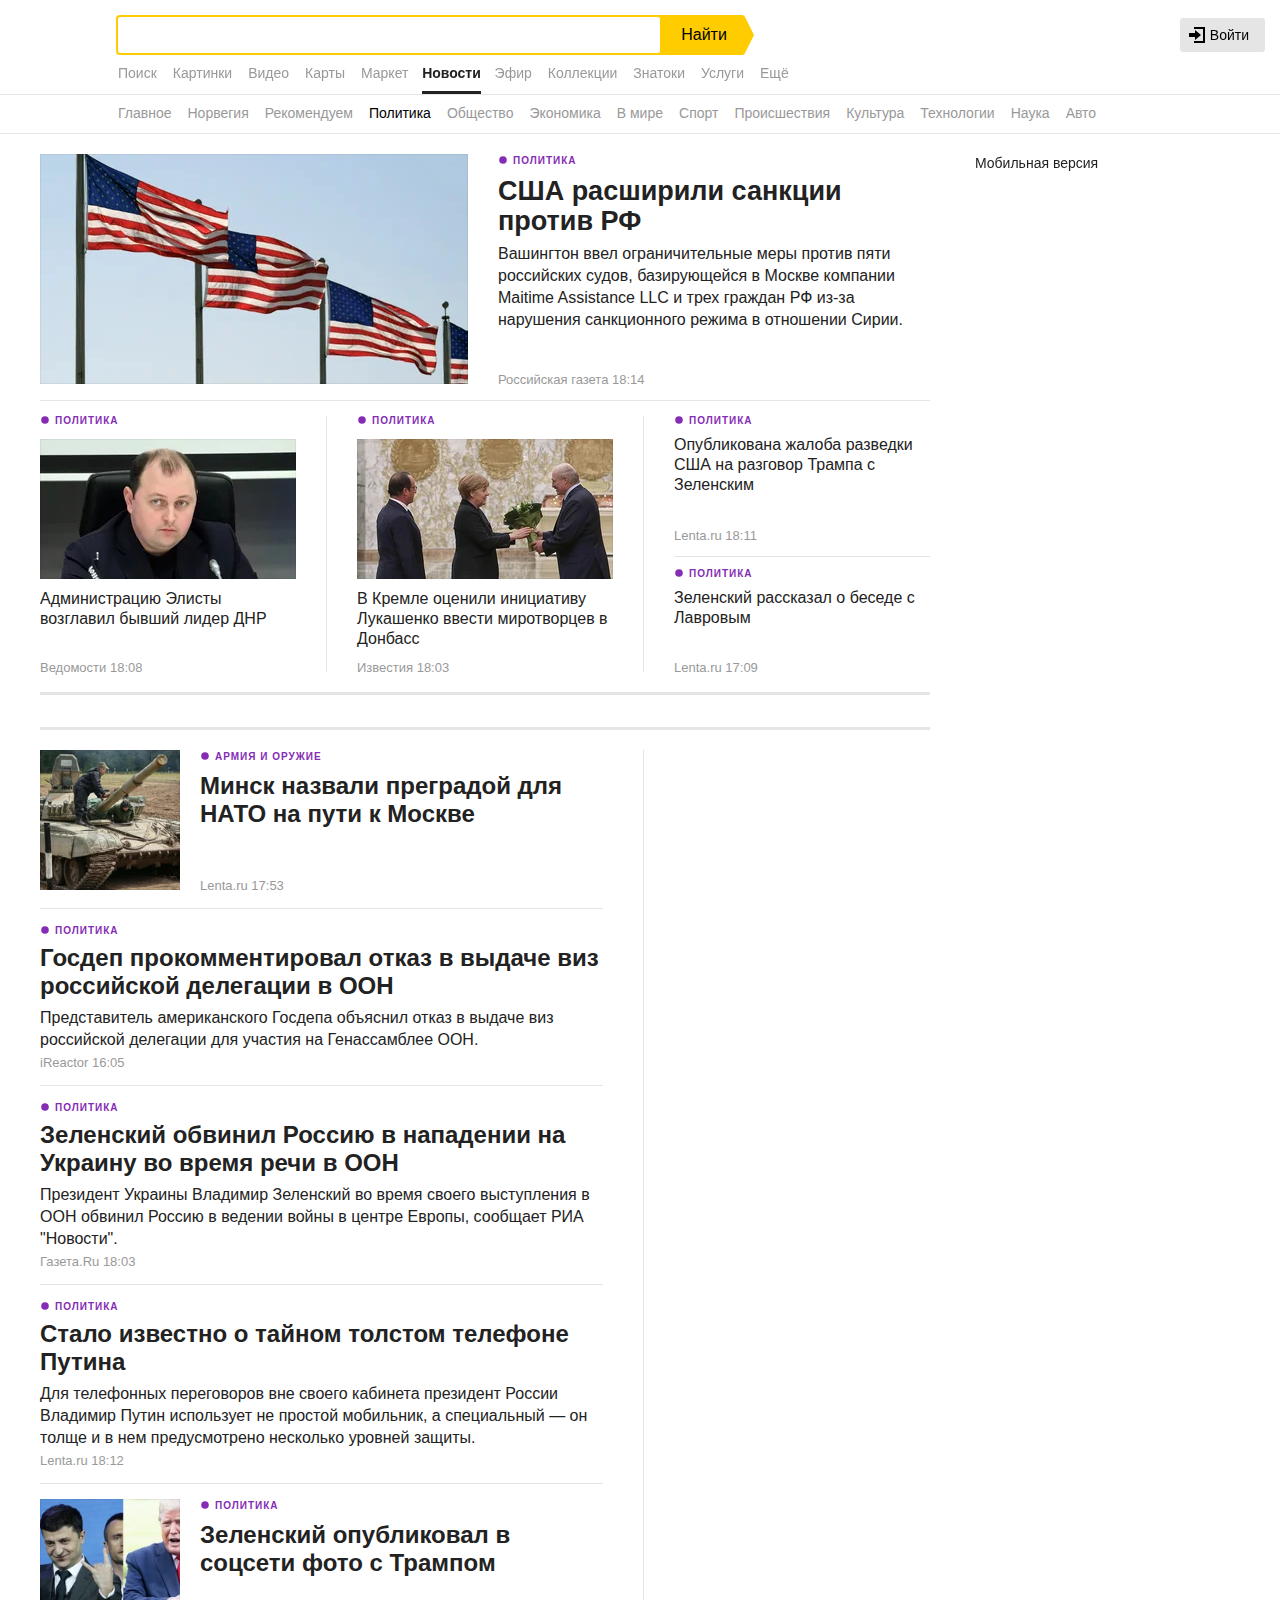
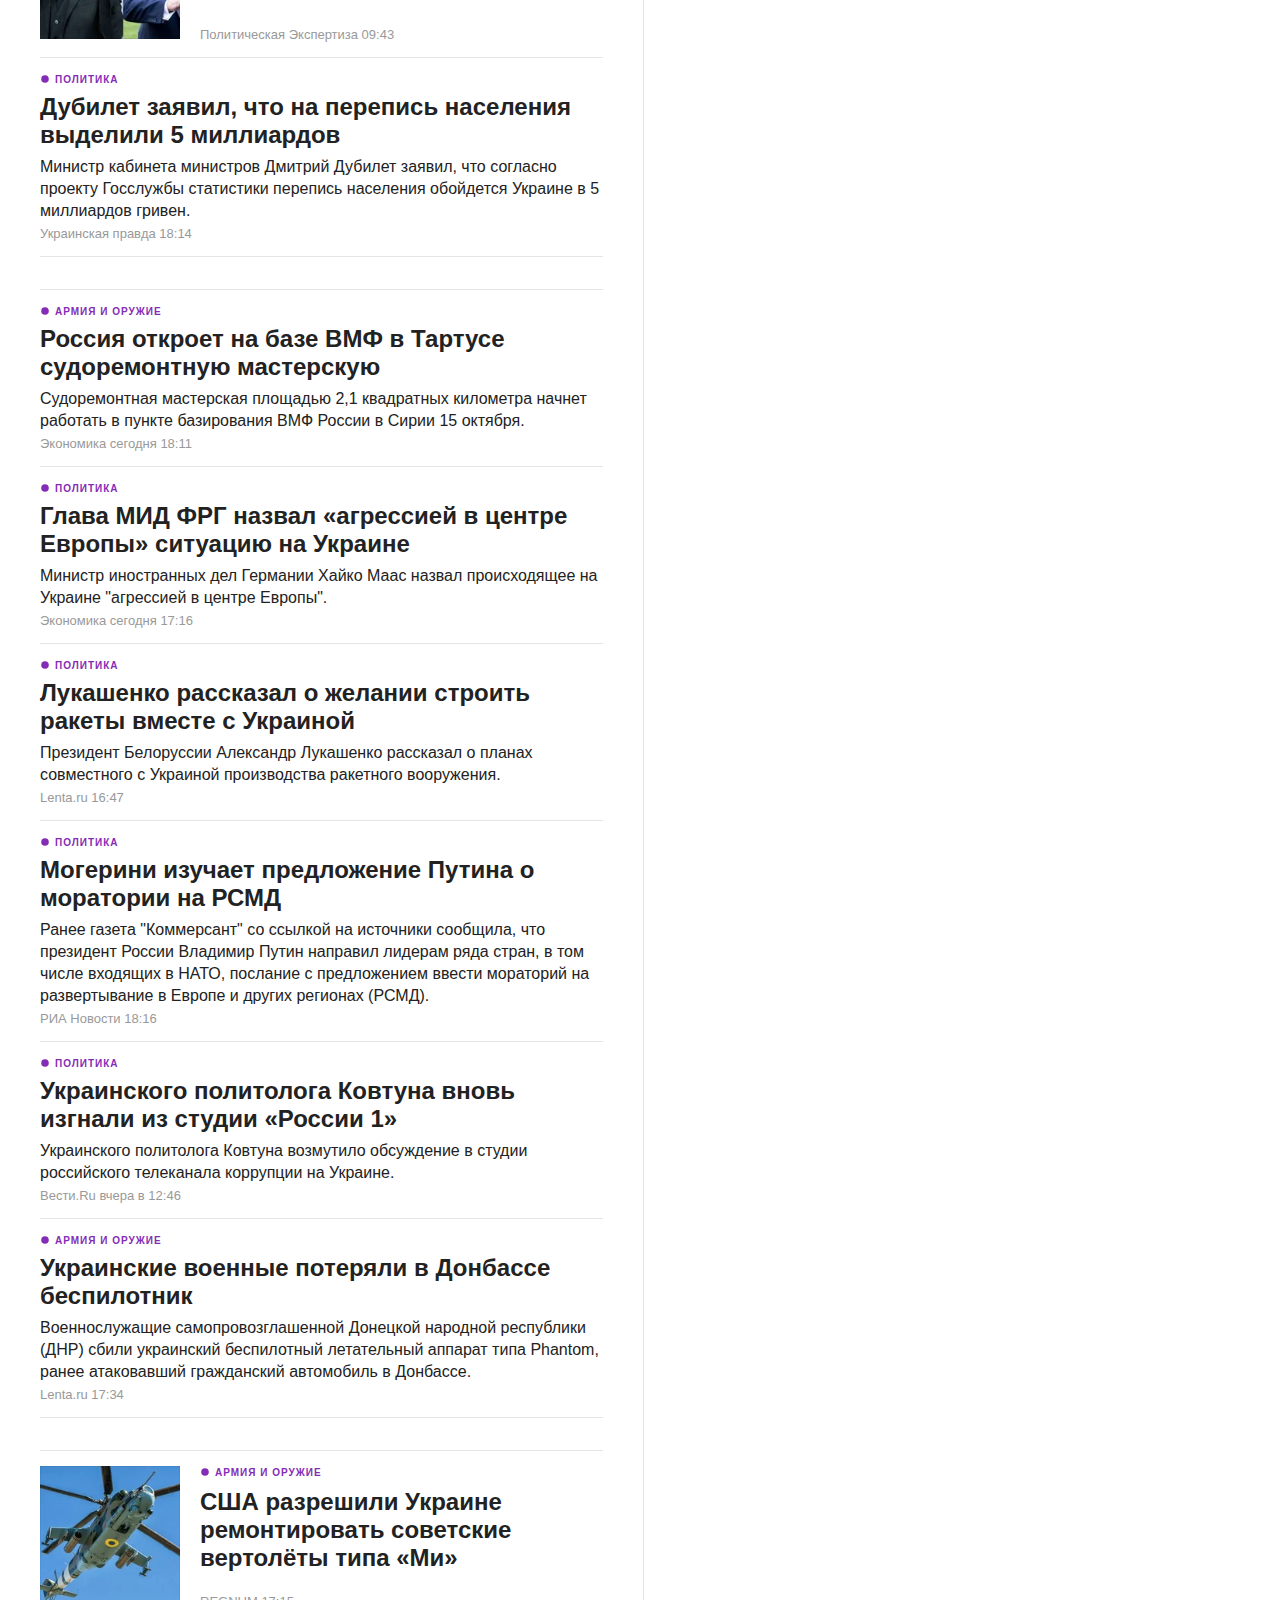
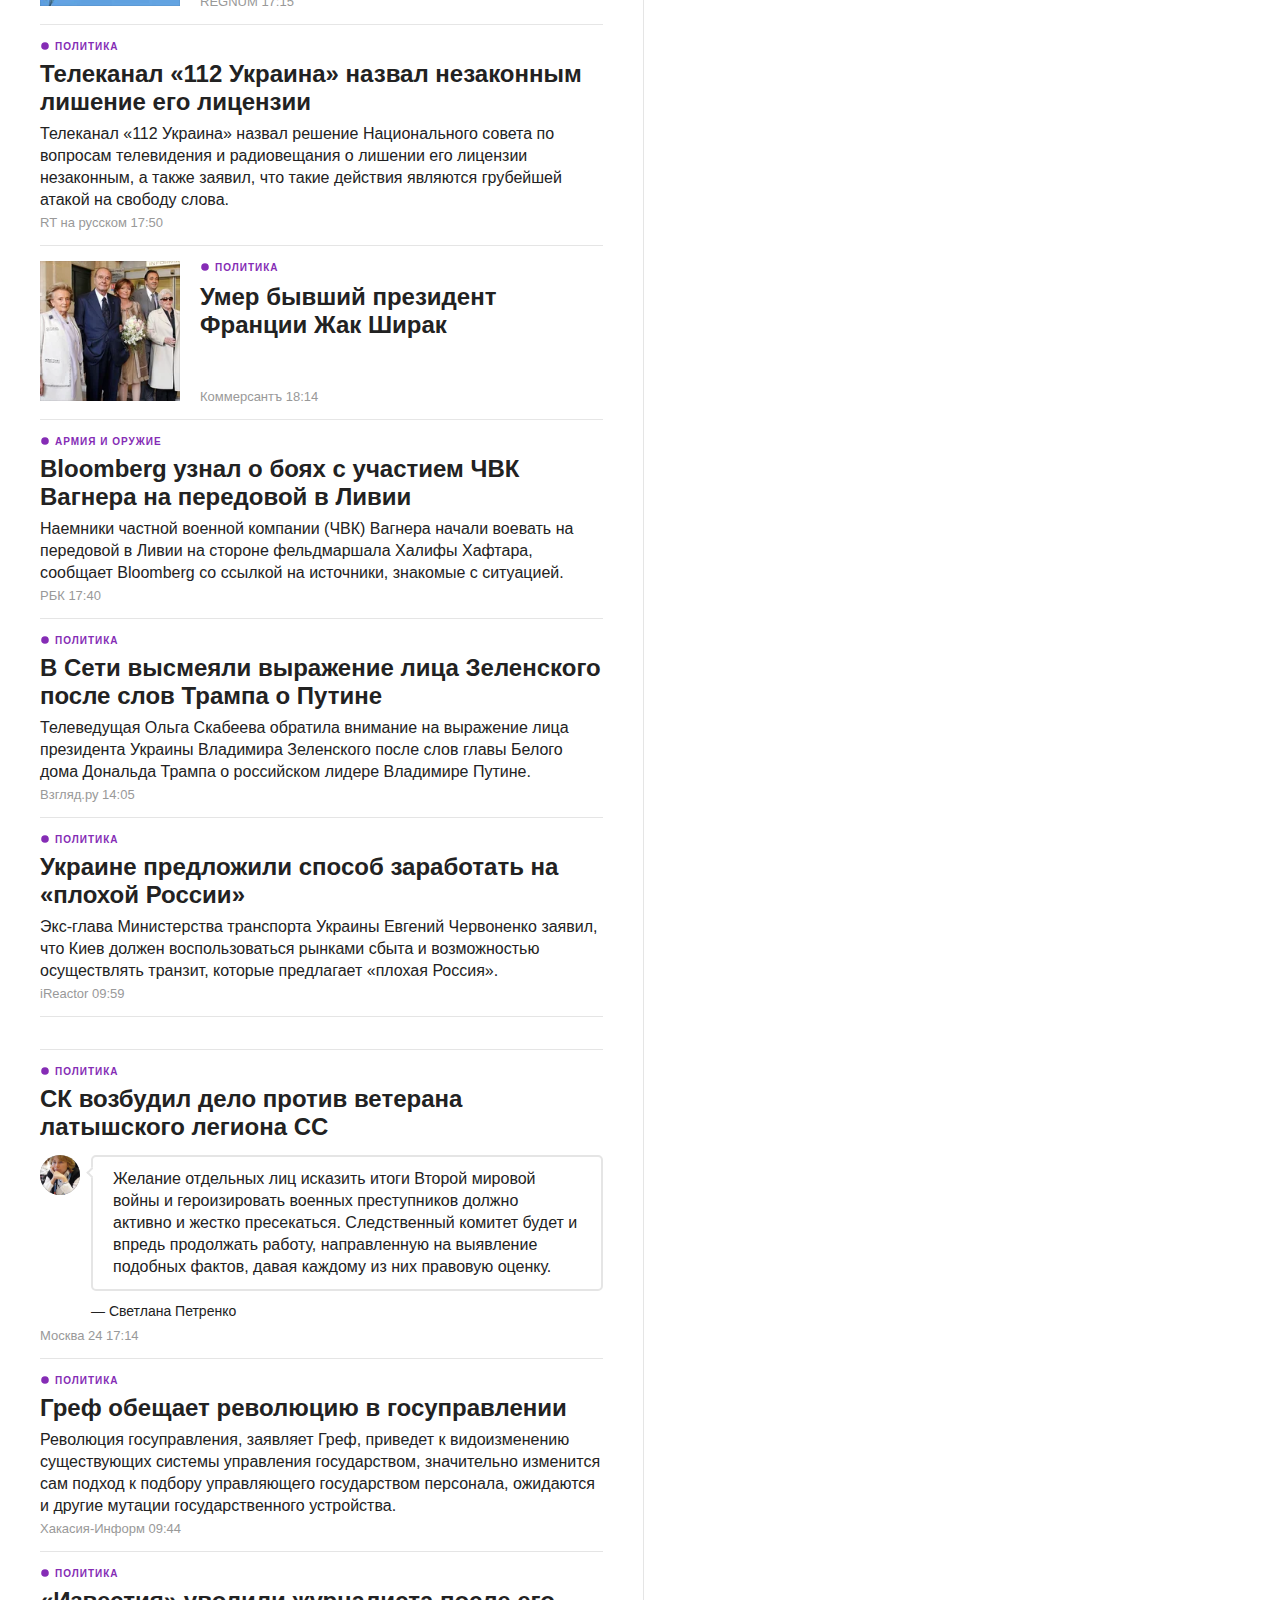
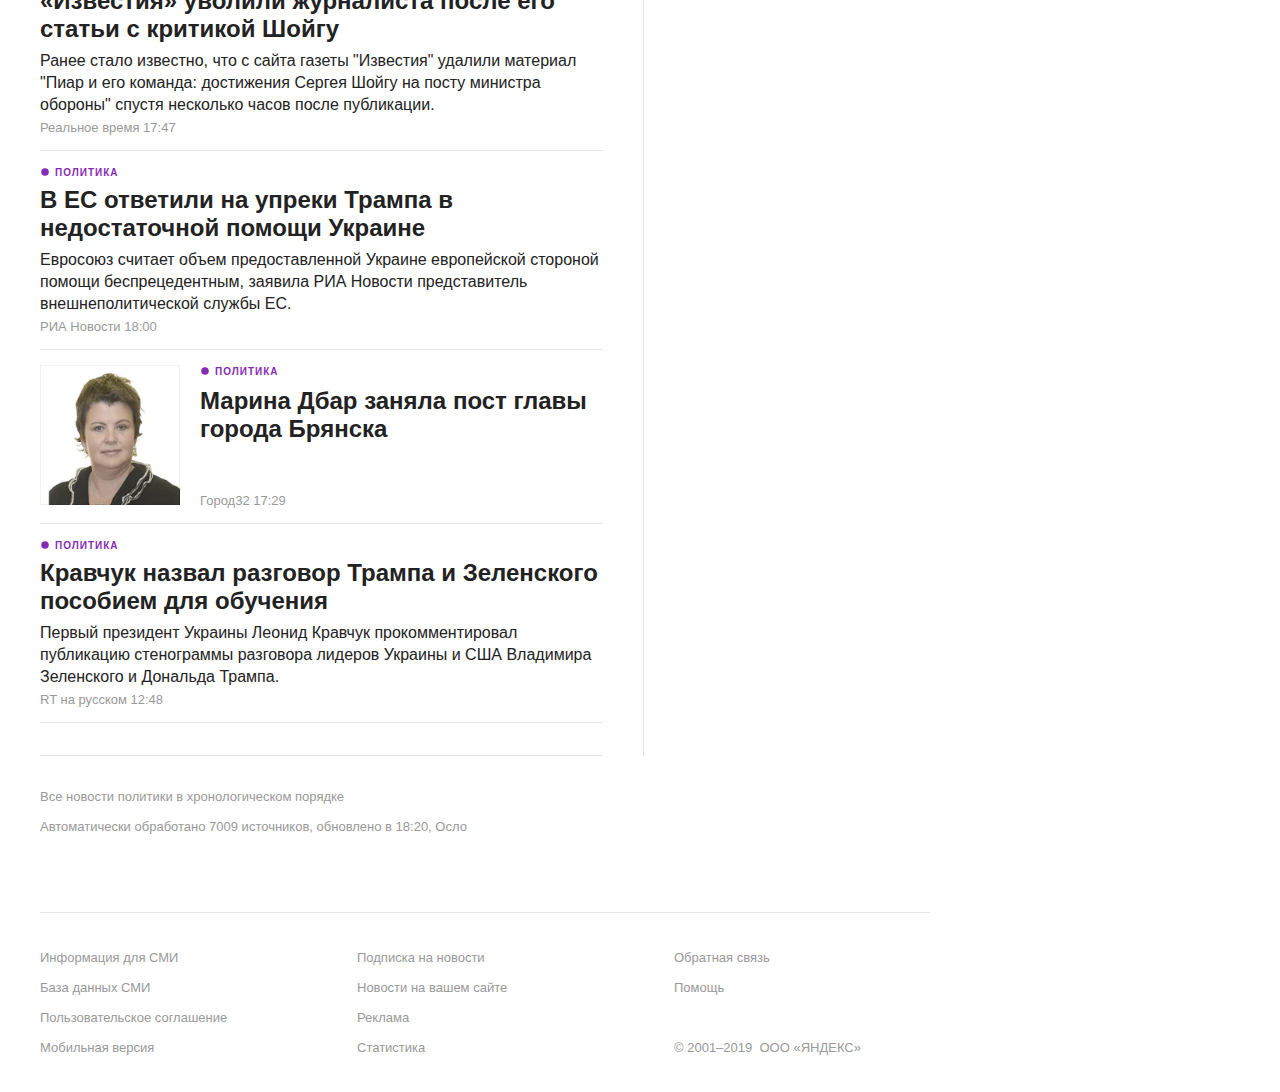
<file: lab_1/templates/Yandex.News.html>
<!DOCTYPE html>
<html class="i-ua_js_yes i-ua_css_standard font_loaded i-ua_placeholder_yes i-ua_orient_landscape i-ua_retina_yes i-ua_b_mozilla pointerfocus" lang="ru"><head>
<meta http-equiv="content-type" content="text/html; charset=UTF-8"><script type="text/javascript" src="Yandex.News_files/1" async=""></script><meta charset="utf-8"><title>Новости политики сегодня в Яндекс.Новостях</title><script nonce="F2bPfhdsa0gc0LaqaN5MLw">;(function(d,e,c,r){e=d.documentElement;c="className";r="replace";e[c]=e[c][r]("i-ua_js_no","i-ua_js_yes");if(d.compatMode!="CSS1Compat")e[c]=e[c][r]("i-ua_css_standart","i-ua_css_quirks")})(document);;window.yaads=(window.yaads||[]);window.Ya={news:true,_s:"news"};;(function(d,e,p){e=d.documentElement;p="placeholder";e.className+=" i-ua_"+p+(p in d.createElement("input")?"_yes":"_no")})(document);;document.documentElement.className+=" i-ua_orient_"+(window.innerWidth>window.innerHeight?"landscape":"portrait");;(function(w,e,s,c,x,l,p,d){c="className";x="deviceXDPI";l="logicalXDPI";p="devicePixelRatio";d=x in s&&l in s&&s[x]/s[l]||p in w&&w[p];d>1&&(e[c]+=" i-ua_retina_yes")})(window,document.documentElement,screen);</script><meta name="robots" content="all"><meta name="viewport" content="width=device-width"><link rel="icon" sizes="24x24" href="https://yandex.com/news/_nzp/1EIn34184/60adefMuuh/[base64]" type="image/png"><link rel="icon" sizes="32х32" href="https://yandex.com/news/_nzp/1EIn34184/60adefMuuh/[base64]" type="image/png"><link rel="icon" sizes="64x64" href="https://yandex.com/news/_nzp/1EIn34184/60adefMuuh/[base64]" type="image/png"><link rel="icon" sizes="96x96" href="https://yandex.com/news/_nzp/1EIn34184/60adefMuuh/[base64]" type="image/png"><link rel="apple-touch-icon-precomposed" sizes="152x152" href="https://yandex.com/news/_nzp/1EIn34184/60adefMuuh/[base64]" type="image/png"><meta name="msapplication-square70x70logo" content="//yandex.com/news/_nzp/1EIn34184/60adefMuuh/[base64]"><meta name="msapplication-square150x150logo" content="//yandex.com/news/_nzp/1EIn34184/60adefMuuh/[base64]"><meta name="msapplication-wide310x150logo" content="//yandex.com/news/_nzp/1EIn34184/60adefMuuh/[base64]"><meta name="msapplication-square310x310logo" content="//yandex.com/news/_nzp/1EIn34184/60adefMuuh/[base64]"><meta name="msapplication-TileImage" content="//yandex.com/news/_nzp/1EIn34184/60adefMuuh/[base64]"><link rel="shortcut icon" href="https://yandex.com/news/_nzp/1EIn34184/60adefdbCs/[base64]"><link rel="canonical" href="https://yandex.com/news/rubric/politics"><meta name="referrer" content="origin"><meta name="title" content="Новости политики сегодня в Яндекс.Новостях"><meta name="description" content="Новости политики: армия и оружие в Яндекс.Новостях. США расширили санкции против РФ. Администрацию Элисты возглавил бывший лидер ДНР. В Кремле оценили инициативу Лукашенко ввести миротворцев в Донбасс."><meta property="og:site_name" content="Яндекс.Новости"><meta property="og:url" content="https://yandex.com/news/rubric/politics"><meta property="og:type" content="website"><meta property="og:title" content="Новости политики сегодня в Яндекс.Новостях"><meta property="og:updated_time" content="1569514813"><meta property="og:description" content="Новости политики: армия и оружие в Яндекс.Новостях. США расширили санкции против РФ. Администрацию Элисты возглавил бывший лидер ДНР. В Кремле оценили инициативу Лукашенко ввести миротворцев в Донбасс."><meta property="og:image" content="https://yandex.com/news/_nzp/1EIn34184/60adefdbCs/[base64]"><meta property="og:image:secure_url" content="https://yandex.com/news/_nzp/1EIn34184/60adefdbCs/[base64]"><meta property="og:image:width" content="1200"><meta property="og:image:height" content="630"><meta property="og:image:type" content="image/png"><meta name="twitter:card" content="summary_large_image"><meta name="twitter:title" content="Новости политики сегодня в Яндекс.Новостях"><meta name="twitter:description" content="Новости политики: армия и оружие в Яндекс.Новостях. США расширили санкции против РФ. Администрацию Элисты возглавил бывший лидер ДНР. В Кремле оценили инициативу Лукашенко ввести миротворцев в Донбасс."><meta name="twitter:image" content="https://yandex.com/news/_nzp/1EIn34184/60adefdbCs/[base64]"><script src="Yandex.News_files/Vr4-rQDo49d2LE9yTGwrm4XGFTyb_KRrphz2sQOEi6CMQB81fjdc0ZFGOShG27SY" data-rcid="804" type="text/javascript" async=""></script><link rel="stylesheet" href="Yandex.News_files/R75w41vg7tdhKFU5Wicqh5WbFiTF-7Vn_Rb68CjOuIGjag8aBAt-tKhdBQF3.css"><style nonce="F2bPfhdsa0gc0LaqaN5MLw">.serp-header[class]{margin-bottom:44px}.nav-by-rubrics_main .tabs-menu.tabs-menu_theme_serp-nav-grey{height:40px;line-height:38px}.nav-by-rubrics_main .tabs-menu.tabs-menu_theme_serp-nav-grey .tabs-menu__tab .link{color:#999}.nav-by-rubrics_main .tabs-menu.tabs-menu_theme_serp-nav-grey .tabs-menu__tab .link:hover{color:#c00}.nav-by-rubrics_main .tabs-menu.tabs-menu_theme_serp-nav-grey .tabs-menu__tab_active_yes .link,.nav-by-rubrics_main .tabs-menu.tabs-menu_theme_serp-nav-grey .tabs-menu__tab_active_yes .link:hover{color:#000}.b-page__inner .nav-by-rubrics_main[class]:before{height:40px}.auth-popup.popup2{margin-left:-30px}.b-page__inner{max-width:100%;margin-left:0;padding-left:20px;padding-right:20px}.b-page__body{background-color:#fff}.b-page__inner .footer{max-width:1240px;margin:0 auto}@media screen and (min-width:1122px){.b-page__inner .footer{margin-left:96px}}@media screen and (min-width:1235px){.b-page__inner .footer{margin-left:auto}}@media screen and (min-width:1435px){.b-page__inner .footer{margin-left:96px}}.serp-header{margin-bottom:52px}.serp-header[class]{z-index:10001;height:90px}.b-page__inner .serp-header{margin-left:-20px}.serp-header .user2:not(.user2_auth){margin-top:5px;margin-left:10px}.header2__action_type_settings.header2__action_hidden,.notifier_hidden[class]{display:none}.serp-header__nav[class]{height:42px}.nav-by-rubrics_main{font-family:Arial,Helvetica,sans-serif}.nav-by-rubrics_main .tabs-menu{height:48px;line-height:46px}.nav-by-rubrics_main .tabs-menu__tab{font-weight:400;margin-left:16px}.nav-by-rubrics_main .tabs-menu__tab_pos_0{margin-left:2px}.nav-by-rubrics_main .nav-by-rubrics__other_fix-position_yes .nav-by-rubrics__other-body{margin-left:17px}.b-page__inner .nav-by-rubrics_main{position:fixed;-webkit-box-sizing:border-box;-moz-box-sizing:border-box;box-sizing:border-box;top:90px;margin-left:-20px;margin-right:-20px;padding:4px 20px 0 116px;width:100%;z-index:10000;background:#fff}.b-page__inner .nav-by-rubrics_main:before{height:48px;border-top:none;-webkit-box-shadow:inset 0 -1px 0 0 rgba(0,0,0,.1);box-shadow:inset 0 -1px 0 0 rgba(0,0,0,.1)}.dbaW_QaBn7UH96Jd7{overflow-x:visible}@media screen and (min-width:1122px){.dbaW_QaBn7UH96Jd7En5wQGxgjQ{margin-left:0}}@media screen and (min-width:1235px){.dbaW_QaBn7UH96Jd7En5wQGxgjQ{margin-left:auto}}@media screen and (min-width:1435px){.dbaW_QaBn7UH96Jd7En5wQGxgjQ{margin-left:0}}.dbaW_QaBn7UH96Jd7En5wQGxgjQ.dbaW_QaBn7UH96Jd7En5wQGxgjaaNAzWN5qVj5ws:after{top:0}.dbaW_QaBn7UH96Jd7En5iSHZpjA{padding-top:20px}.dbaW_QaBn7UH96Jd7En51THhp{border-top:none}.dbaW_QaBn7UH96Jd7En51THhp .dbaW_QaBn7UH96Jd7En5wQGxgjQ{border-top:3px solid #e5e5e5}.dbaW_QaBn7UH96Jd7En51THhp:first-child .dbaW_QaBn7UH96Jd7En5wQGxgjQ{border-top:none;padding-top:0}.b-page_name_index .dbaW_QaBn7UH96Jd7En51THhptoSGFmiYaq5g7xbt .dbaW_QaBn7UH96Jd7En5wQGxgjQ{border-top:none}.b-page__inner .dbaW_QaBn7UH96Jd7{max-width:1240px;border-top:1px solid transparent;margin:-1px auto 0}@media screen and (min-width:1122px){.b-page__inner .dbaW_QaBn7UH96Jd7{margin-left:96px}}@media screen and (min-width:1235px){.b-page__inner .dbaW_QaBn7UH96Jd7{margin-left:auto}}@media screen and (min-width:1435px){.b-page__inner .dbaW_QaBn7UH96Jd7{margin-left:96px}}.dbaW_QaBn7UH96Jd7En5wQGxgjaaPCSqc7bMraQ32uRGIhw .dbba3QKtt9g,.dbaW_QaBn7UH96Jd7En5wQGxgjaaEDyGM5KQraQ32uRGIhw .dbba3QKtt9g,.dbaW_QaBn7UH96Jd7En5wQGxgjaadCTXFaLNp7xnwqw .dbba3QKtt9g{margin-left:0}@media screen and (min-width:1235px){.dbba3QKtt9g__container{top:15px}}.dbba3QKtt9g__container .dbba3QKtt9g{margin-top:0}@media screen and (min-width:1235px){.dbba3QKtt9g__container .dbba3QKtt9g{margin:5px}}.dbba3QKtt9g-wrap{background-color:#fff}.db7G6RKh23Ufs7J1qPw .db7G6RKh23XDv5IFqKQ{width:auto;margin-left:20px}.db7G6RKh23UHoaw{position:fixed;width:100%;z-index:10000;top:90px;padding-top:4px;border-top:none;-webkit-box-shadow:inset 0 -1px 0 0 rgba(0,0,0,.1);box-shadow:inset 0 -1px 0 0 rgba(0,0,0,.1)}.db7G6RKh23UHoaw .db7G6RKh23XDv5IFqKQ{width:auto;padding-left:116px;padding-right:40px;margin:0}@media screen and (min-width:1122px){.db7G6RKh23Uzm441qI1U{margin-left:116px}}@media screen and (min-width:1235px){.db7G6RKh23Uzm441qI1U{margin-left:auto}}@media screen and (min-width:1435px){.db7G6RKh23Uzm441qI1U{max-width:1240px;margin-left:116px}}@media screen and (min-width:1368px){.db7G6RKh23XDq6JVjEkd5RmBgmw{padding-left:0;padding-right:0}}.db7G6RKh23XDq6JVjEkd5RmBgmw .db7G6RKh23XDv5IFqKQ{border-top:1px solid rgba(0,0,0,.1)}@media screen and (min-width:1122px){.db7G6RKh23XDq6JVjEkd5RmBgmw .db7G6RKh23XDv5IFqKQ{margin-left:0}}@media screen and (min-width:1235px){.db7G6RKh23XDq6JVjEkd5RmBgmw .db7G6RKh23XDv5IFqKQ{margin-left:auto}}@media screen and (min-width:1435px){.db7G6RKh23XDq6JVjEkd5RmBgmw .db7G6RKh23XDv5IFqKQ{margin-left:0}}@media screen and (min-width:1122px){.db7G6RKh23XDq4pVQIURwXQ{margin-left:0}}.top__header{margin-top:20px}.story__annot .rubric-label,.user2_hidden{display:none}.user2__menu-item_action_source-settings{margin-bottom:12px}.widget:after{height:3px;left:30px;width:258px}.dbba3QKtt9g-wrap:first-child+.widget_for_rubrics-top{padding-top:0}</style><script nonce="F2bPfhdsa0gc0LaqaN5MLw" type="text/javascript">!function(i,t){if(i.Ya=i.Ya||{},Ya.Rum)throw new Error("Rum: interface is already defined");var n=i.performance,e=n&&n.timing&&n.timing.navigationStart||Ya.startPageLoad||+new Date,s=i.requestAnimationFrame;Ya.Rum={enabled:!!n,vsStart:document.visibilityState,vsChanged:!1,_defTimes:[],_defRes:[],_deltaMarks:{},_settings:{},_vars:{},init:function(i,t){this._settings=i,this._vars=t},getTime:n&&n.now?function(){return n.now()}:Date.now?function(){return Date.now()-e}:function(){return new Date-e},time:function(i){this._deltaMarks[i]=[this.getTime()]},timeEnd:function(i){var t=this._deltaMarks[i];t&&0!==t.length&&t.push(this.getTime())},sendTimeMark:function(i,t,n,e){void 0===t&&(t=this.getTime()),this._defTimes.push([i,t,e]),this.mark(i,t)},sendResTiming:function(i,t){this._defRes.push([i,t])},sendRaf:function(i){if(s&&!this.isVisibilityChanged()){var t=this,n="2616."+i;s(function(){t.isVisibilityChanged()||(t.sendTimeMark(n+".205"),s(function(){t.isVisibilityChanged()||t.sendTimeMark(n+".1928")}))})}},isVisibilityChanged:function(){return this.vsStart&&("visible"!==this.vsStart||this.vsChanged)},mark:n&&n.mark?function(i,t){n.mark(i+(t?": "+t:""))}:function(){}},document.addEventListener&&document.addEventListener("visibilitychange",function i(){Ya.Rum.vsChanged=!0,document.removeEventListener("visibilitychange",i)})}(window);
!function(){"use strict";Ya.Rum.observeDOMNode=window.IntersectionObserver?function(e,i,n){var t=this;!function s(){if(!t.isVisibilityChanged()){var o="string"==typeof i?document.querySelector(i):i;o?new IntersectionObserver(function(i,n){t.isVisibilityChanged()||(Ya.Rum.sendTimeMark(e),n.unobserve(o))},n).observe(o):setTimeout(s,100)}}()}:function(){}}();
!function(){"use strict";if(window.PerformanceLongTaskTiming){var e=Ya.Rum._tti={events:[],observer:new PerformanceObserver(function(n){e.events=e.events.concat(n.getEntries()),e.events.length>100&&e.events.shift()})};e.observer.observe({entryTypes:["longtask"]})}}();
!function(){"use strict";var t,e=[];function n(){var n=Ya.Rum.getSetting("clck"),a=e.join("\r\n");if(e=[],t=null,n&&!(navigator.sendBeacon&&Ya.Rum.getSetting("beacon")&&navigator.sendBeacon(n,a))){var i=new XMLHttpRequest;i.open("POST",n),i.send(a)}}Ya.Rum.send=function(a,i,o,u,r,s,c){clearTimeout(t);var g=function(t,e,n,a,i,o){var u=Ya.Rum.getSetting("slots");return[o?"/"+o.join("/"):"","/path="+e,u?"/slots="+u.join(";"):"",n?"/vars="+n:"","/cts="+(new Date).getTime(),"/*"]}(0,i,o,0,0,c);e.push("/reqid="+Ya.Rum.getSetting("reqid")+g.join("")),e.length<42?t=setTimeout(n,15):n()}}();
!function(n){if(!n.Ya||!Ya.Rum)throw new Error("Rum: interface is not defined");var t=Ya.Rum;t.getSetting=function(n){var e=t._settings[n];return null===e?null:e||""}}(window);
!function(e){var r={client:["690.2354",-1,100,0],uncaught:["690.2361",100,10,0],external:["690.2854",100,10,0],script:["690.2609",100,10,0]},n={};e.ERROR_LEVEL={INFO:"info",DEBUG:"debug",WARN:"warn",ERROR:"error",FATAL:"fatal"},e._errorSettings={clck:"https://yandex.ru/clck/click",beacon:!0,project:"unknown",page:"",env:"",experiments:[],additional:{},platform:"",region:"",level:"",version:"",preventError:!1,unhandledRejection:!1,debug:!1,limits:{},silent:{},filters:{}};var t=!1;function o(e,r){for(var n in r)r.hasOwnProperty(n)&&(e[n]=r[n]);return e}function i(e){return"boolean"==typeof e&&(e=+e),"number"==typeof e?e+"":null}e.initErrors=function(r){o(e._errorSettings,r),t||(window.addEventListener?(window.addEventListener("error",a),"Promise"in window&&e._errorSettings.unhandledRejection&&window.addEventListener("unhandledrejection",function(e){var r,n=e.reason;if(n){if(n.stack&&n.message)r=n.message;else if("[object Event]"===(r=String(n)))r="event.type: "+n.type;else if("[object Object]"===r)try{r=JSON.stringify(n)}catch(e){r="unknown object"}a({message:"Unhandled rejection: "+r,stack:n.stack})}})):window.onerror=function(e,r,n,t,o){a({error:o||new Error(e||"Empty error"),message:e,lineno:n,colno:t,filename:r})},t=!0)},e.updateErrors=function(r){o(e._errorSettings,r)},e._handleError=function(t,i){var a,s,l=e._errorSettings;if(l.preventError&&t.preventDefault&&t.preventDefault(),i)a=t,s="client";else{a=e._normalizeError(t),s=a.type;var c=l.onError;"function"==typeof c&&c(a);var u=l.transform;"function"==typeof u&&(a=u(a))}var d=r[s][1];"number"==typeof l.limits[s]&&(d=l.limits[s]);var m=r[s][2];"number"==typeof l.silent[s]&&(m=l.silent[s]);var f=r[s][3];if(f<d||-1===d){a.path=r[s][0];var p="";try{var v=o({},l.additional);p=JSON.stringify(o(v,a.additional))}catch(e){l.debug&&window.console&&console.error("[error-counter] json.stringify:",e)}var g=function(){n[a.message]=!1,e._sendError(a,{additional:p,silent:f<m||-1===m?"no":"yes",isCustom:Boolean(i)}),r[s][3]++}.bind(this);if(void 0===l.throttleSend)g();else{if(n[a.message])return;n[a.message]=!0,setTimeout(g,l.throttleSend)}}},e._baseNormalizeError=function(e){var r=(e=e||{}).filename||e.fileName||"",n=e.error&&e.error.stack||e.stack||"",t=e.message||"";return{file:r,line:e.lineno||e.lineNumber,col:e.colno||e.colNumber,stack:n,message:t}},e._normalizeError=function(r){var n=e._baseNormalizeError(r),t="uncaught",o=e._isExternalError(n.file,n.message,n.stack),i="",a="";return o.hasExternal?(t="external",i=o.common,a=o.custom):/^Script error\.?$/.test(n.message)&&(t="script"),n.external=i,n.externalCustom=a,n.type=t,n},e._sendError=function(r,n){n=n||{};var t=e._errorSettings,o=t.experiments.length?t.experiments.join(";"):"",a={"-url":r.file,"-line":r.line,"-col":r.col,"-stack":r.stack,"-env":t.env,"-msg":r.message,"-external":r.external,"-externalCustom":r.externalCustom,"-project":t.project,"-service":r.service,"-page":r.page||t.page,"-platform":t.platform,"-level":r.level,"-experiments":o,"-version":t.version,"-region":t.region,"-source":r.source,"-sourceMethod":r.sourceMethod,"-type":n.isCustom?r.type:"","-block":r.block,"-method":r.method,"-additional":n.additional,"-adb":i(Ya.blocker)||i(t.blocker),"-ua":navigator.userAgent,"-silent":n.silent,"-ts":+new Date};t.debug&&window.console&&console.error("[error-counter]",a),e.send(null,r.path,function(e){var r=[];for(var n in e)e.hasOwnProperty(n)&&(e[n]||0===e[n])&&r.push(n+"="+encodeURIComponent(e[n]));return r.join(",")}(a),null,null,null,null)};var a=function(e){Ya.Rum._handleError(e,!1)}}(Ya.Rum);
!function(e){var r={url:{0:/(miscellaneous|extension)_bindings/,1:/^chrome:/,2:/kaspersky-labs\.com\//,3:/^(?:moz|chrome)-extension:\/\//,4:/^file:/,5:/^resource:\/\//,6:/webnetc\.top/,7:/local\.adguard\.com/},message:{0:/__adgRemoveDirect/,1:/Content Security Policy/,2:/vid_mate_check/,3:/ucapi/,4:/Access is denied/i,5:/^Uncaught SecurityError/i,6:/__ybro/,7:/__show__deepen/,8:/ntp is not defined/,9:/Cannot set property 'install' of undefined/,10:/NS_ERROR/,11:/Error loading script/,12:/^TypeError: undefined is not a function$/,13:/__firefox__\.(?:favicons|metadata|reader|searchQueryForField|searchLoginField)/},stack:{0:/(?:moz|chrome)-extension:\/\//,1:/adguard.*\.user\.js/i}};function n(e,r){if(e&&r){var n=[];for(var o in r)r.hasOwnProperty(o)&&r[o].test(e)&&n.push(o);return n.join("_")}}function o(e,o){var i,t=[];for(var s in r)r.hasOwnProperty(s)&&(i=n(e[s],o[s]))&&t.push(s+"~"+i);return t.join(";")}e._isExternalError=function(n,i,t){var s=e._errorSettings.filters||{},a={url:(n||"")+"",message:(i||"")+"",stack:(t||"")+""},c=o(a,r),u=o(a,s);return{common:c,custom:u,hasExternal:!(!c&&!u)}}}(Ya.Rum);
Ya.Rum.init({beacon:true,clck:'//yandex.com/clck/click',slots:['146820,0,64;34098,0,57;170081,0,48;167215,0,69;167213,0,96;167182,0,0;138174,0,98;171790,0,33;168306,0,0;171253,0,42;170197,0,50;172357,0,66'],reqid:'1569515968097996-560832272551131964500040-vla1-1968-vla-news-ah-http-adapter-31844-NEWS_RUBRIC'}, {287:213,143:'28.3.1132.16.2048',2923:1});Ya.Rum.observeDOMNode(2876, '.dbaW_QaBn7UH96Jd7');Ya.Rum.initErrors({"project":"news","env":"production","page":"rubrics","blocker":true,"platform":"desktop","region":213,"version":"0xrelease/desktop/v1.164.0","limits":{"client":100,"uncaught":100,"script":0,"external":100},"debug":false});;(function(commonCounter){function t(t){if("mousedown"!==t.type||3===t.which||2===t.button)for(var e=t.target||t.srcElement;e;){var n=e.getAttribute&&e.getAttribute("data-dfqutSLlh8A");if(n){try{Ya.c(JSON.parse(n),e)}catch(t){}break}e=e.parentNode}}function e(t,a){if(t){var c=function(t,a){var r="/path="+t[0],c=t[1]?"/vars="+t[1]:"";return e.commonCounter+r+c+"/rnd="+((new Date).getTime()+Math.round(100*((function(){var f=function(){return ((Date.now()*73)%9949)/9950;};try{if (Math.random.toString().indexOf("native code") !== -1){f = Math.random;}}catch(e){}return f;})())()))+"/*"+(/^(http|\/\/)/.test(a)?a:n+"//"+o+(/^\//.test(a)?a:"/"+a))}(t,a&&a.href||location.href);(function(t){return r&&navigator.sendBeacon(t," ")})(c)||function(t){var e=document.getElementsByTagName("head")[0]||document.getElementsByTagName("body")[0],n=document.createElement("script");n.setAttribute("crossorigin","use-credentials"),n.setAttribute("src",t),e.insertBefore(n,e.firstChild)}(c)}}var n=location.protocol,o=location.host,a=!document.addEventListener,r="function"==typeof window.navigator.sendBeacon;window.Ya=window.Ya||{},Ya.c=e,Ya.c.commonCounter=commonCounter,a?(document.attachEvent("onclick",t),document.attachEvent("onmousedown",t)):(document.addEventListener("click",t),document.addEventListener("mousedown",t));}('//yandex.com/clck/jclck/dtype=stred/pid=14/reg=10467/u=5453006531568909320/ruip=185.253.97.167/ids=138174,167182,34098,170081,167213,167215/slots=146820,0,64;34098,0,57;170081,0,48;167215,0,69;167213,0,96;167182,0,0;138174,0,98;171790,0,33;168306,0,0;171253,0,42;170197,0,50;172357,0,66/ver=15135/reqid=1569515968097996-560832272551131964500040-vla1-1968-vla-news-ah-http-adapter-31844-NEWS_RUBRIC/cid=1'));window.ym=function(){ym.a.push(arguments)};ym.a=[];ym(722818,'init',{"id":722818,"trackHache":true,"trackLinks":true,"accurateTrackBounce":true,"userParams":null,"experiments":"PPVVkPA3R7ZIvB8tpeKvLFmcXNuHS7Bo0noDVAKpwdm1cRai3lV_uTNicLzkKorGbVE4BHm6i2sjOmPFhjjB36NexeXuQfMdRM1kmHu21_aZtqePfIH1_hDesxB1iLYJ4pPV098xvIpNbcH4u-W1wWRaymrxX1QdbXbh24CoBV3CV8vz42zi5Chll36-FjHm","params":{"yandexuid":"5453006531568909320","platform":"desktop","auth":0,"b":1,"isYandex":0,"no_banner":0,"statId":1}});</script><script src="Yandex.News_files/Vr4-rQDk7td2LE9yTGwrm4XGCyCc-qht6FDtvhDPmafzaBUSPz9ktJ9DETVK56aT" data-rcid="1218" type="text/javascript" async=""></script><script src="Yandex.News_files/Vr4-rQDw7Ip7LFV_SjprjITGFiaH7KQr5x7ttgGE3Li8QB8yIi4AnbdJGCJWz5C7" type="text/javascript" async=""></script><style type="text/css">.dQqe0R7538l3maaY{visibility:hidden}</style><link rel="preload" href="Yandex.News_files/u5SON940Ht6IEhP1Q5WXV3nZ6MFGiL56VjpB3ssRONlqf8GE9naHJMnrZcGT9Qz4" as="script"><script id="//yandex.com/news/_nzp/134ai18b4/60adefMu/[base64]" src="Yandex.News_files/u5SON940Ht6IEhP1Q5WXV3nZ6MFGiL56VjpB3ssRONlqf8GE9naHJMnrZcGT9Qz4"></script><style type="text/css">.search-suggest__popup{position:absolute;top:100%;left:0;display:none;width:100%;-webkit-user-select:none;-moz-user-select:none;-ms-user-select:none;user-select:none;-webkit-tap-highlight-color:rgba(0,0,0,0)}.search-suggest__popup:before{position:absolute;z-index:-1;bottom:0;left:0;width:100%;height:50%;content:"";border-radius:.1px;-webkit-box-shadow:0 8px 25px -5px rgba(0,0,0,.25);box-shadow:0 8px 25px -5px rgba(0,0,0,.25)}.search-suggest__popup:after{position:absolute;z-index:-1;top:0;left:0;width:100%;height:100%;content:"";background:#fff}.search-suggest__popup_visible,.search-suggest_open .search-suggest__popup{display:block}.search-suggest__popup-content:before{top:0}.search-suggest__item{display:block;text-decoration:none;outline:none;-webkit-tap-highlight-color:rgba(0,0,0,0)}.search-suggest__item-title{display:block;white-space:normal}.search-suggest__item_type_nav .search-suggest__item-title,.search-suggest__item_type_nav .search-suggest__item-title:active{color:#04b}.search-suggest__item-info{display:inline-block;overflow:hidden;box-sizing:border-box;margin-top:2px;margin-right:4px;vertical-align:bottom;white-space:nowrap;text-overflow:ellipsis;color:#999}.search-suggest__item_type_nav .search-suggest__item-info{color:#070}.search-suggest__item *{pointer-events:none}.search-suggest__item-button{pointer-events:all;position:absolute;top:0;right:0;opacity:.2}</style><style type="text/css">.search-suggest__item{cursor:pointer}.search-suggest__item_selected_yes{background-color:#ffeba0}.search-suggest__item_inline .search-suggest__item-title{display:inline-block;vertical-align:bottom}.search-suggest__item_inline .search-suggest__item-info{margin:0 0 0 4px}.search-suggest__item-button{width:32px;height:32px}.search-suggest__item_type_fact:not(.search-suggest__item_inline) .search-suggest__item-title,.search-suggest__item_type_nav .search-suggest__item-title{font-weight:700;color:#000}.search-suggest__item_type_fact:not(.search-suggest__item_inline),.search-suggest__item_type_nav:not(.search-suggest__item_inline){padding-top:12px;padding-bottom:12px;line-height:24px}.search-suggest__item-button:hover{opacity:1}.search-suggest__item-icon{display:inline-block;vertical-align:middle;background-repeat:no-repeat;background-position:50%;background-size:contain}.search-suggest__item-icon_size_l{width:32px;height:28px;margin:0 5px;vertical-align:middle}.search-suggest__item-icon_size_m{width:22px;height:22px;margin:0 9px 2px}.search-suggest__item-icon_size_s{width:16px;height:16px;margin:0 9px 2px}</style><style type="text/css">.search-suggest__popup{font-size:18px;line-height:32px}.search-suggest__item_type_nav .search-suggest__item-title,.search-suggest__item_type_nav .search-suggest__item-title:active{color:#1a0dab}.search-suggest__popup-content{padding:7px 0}.search-suggest__item{margin:0 -13px;padding:0 13px;border-radius:4px}</style><style type="text/css">.search-suggest__footer{background-color:#f2f2f2}.search-suggest__footer-button{display:inline-block;font-size:13px;font-weight:700;line-height:20px;cursor:pointer;text-decoration:none;opacity:.3;color:#000;outline:0;-webkit-transition:opacity .2s;transition:opacity .2s;-ms-touch-action:manipulation;touch-action:manipulation}.search-suggest__footer-button:hover{opacity:1}.search-suggest__footer-button_with-icon{position:relative}.search-suggest__footer-button-icon{position:absolute;left:0;width:16px;height:16px;background-repeat:no-repeat;background-position:50%;background-size:contain}.search-suggest__footer-row_align_center{text-align:center}.search-suggest__footer-row_align_right{text-align:right}</style><style type="text/css">.search-suggest__footer{position:fixed;right:0;left:0;padding-right:16px}.search-suggest__footer:after{clear:both;content:""}.search-suggest__footer-row{float:left;padding-left:11px;line-height:0}.search-suggest__footer-row_align_right{float:right}.search-suggest__footer-button{padding:6px 0}.search-suggest__footer-button_with-icon{padding-left:22px}.search-suggest__footer-button-icon{top:8px}</style><style type="text/css">.search-suggest_search_yes .search-suggest__popup-content:before{content:none}</style><style type="text/css">.search-suggest__item-mark{display:inline-block;width:16px;height:16px;margin-right:4px;vertical-align:middle;background-repeat:no-repeat;background-position:50%;background-size:contain}.search-suggest__item-mark_type_verified{margin-top:-2px;background-image:url(//yandex.com/news/_nzp/1EIn34184/60adefMuuh/[base64])}.search-suggest__popup_svg_no .search-suggest__item-mark_type_verified{background-image:url(//yandex.com/news/_nzp/1EIn34184/60adefMuuh/[base64])}.search-suggest__item-mark_type_shield{margin-top:-4px;background-image:url(//yandex.com/news/_nzp/1EIn34184/60adefMuuh/[base64])}.search-suggest__popup_svg_no .search-suggest__item-mark_type_shield{background-image:url(//yandex.com/news/_nzp/1EIn34184/60adefMuuh/[base64])}.search-suggest__item-info+.search-suggest__item-descr,.search-suggest__item-mark+.search-suggest__item-descr{margin-left:2px}.search-suggest__item-descr+.search-suggest__item-descr{margin-left:6px}.search-suggest__item-mark+.search-suggest__item-descr:before,.search-suggest__item-title+.search-suggest__item-descr:before{content:""}.search-suggest__item-descr{display:inline-block;overflow:hidden;vertical-align:bottom;white-space:nowrap;text-overflow:ellipsis;color:#999}.search-suggest__item-descr:before{content:"· "}.search-suggest__item-thumb{position:relative;display:inline-block;vertical-align:middle;border-radius:4px;background-repeat:no-repeat;background-position:50%}.search-suggest__item-thumb+.search-suggest__item-content{display:inline-block;box-sizing:border-box;width:100%;vertical-align:middle}.search-suggest__item-thumb_shade:before{position:absolute;width:100%;height:100%;content:"";border-radius:4px}.search-suggest__item-thumb_cover{background-size:cover}.search-suggest__item-thumb_contain{background-size:contain}.search-suggest__item-thumb-badge{position:absolute;bottom:0;display:block;padding:2px 4px;font-size:13px;line-height:1.308;text-align:center;color:#fff;border-radius:0 4px;background-color:#04b}.search-suggest__item-thumb_border{border:1px solid rgba(0,0,0,.2)}.search-suggest__item-thumb_border+.search-suggest__item-content{margin-left:-2px}.search-suggest__item-thumb_round{border-radius:100px}.search-suggest__item_type_nav.search-suggest__item_monochrome .search-suggest__item-title,.search-suggest__item_type_nav.search-suggest__item_monochrome:active{color:#000}.search-suggest__item_type_nav.search-suggest__item_monochrome .search-suggest__item-info{color:#999}</style><style type="text/css">.search-suggest__item,.search-suggest__item-content,.search-suggest__item-subtitle,.search-suggest__item-title{overflow:hidden;white-space:nowrap;text-overflow:ellipsis}.search-suggest__item-subtitle .search-suggest__item-info{display:inline}.search-suggest__item_type_nav .search-suggest__item-subtitle{color:#070}.search-suggest__item_type_fact .search-suggest__item-subtitle{color:#999}.search-suggest__item-thumb_size_xl{width:68px;height:68px;margin-right:-68px}.search-suggest__item-thumb_size_xl+.search-suggest__item-content{padding-left:81px}.search-suggest__item-thumb_size_xl.search-suggest__item-thumb_orientation_landscape{width:100px;margin-right:-100px}.search-suggest__item-thumb_size_xl.search-suggest__item-thumb_orientation_portrait{width:48px}.search-suggest__item-thumb_size_xl.search-suggest__item-thumb_orientation_landscape+.search-suggest__item-content{padding-left:113px}.search-suggest__item-thumb_size_l{width:68px;height:68px;margin-right:-68px}.search-suggest__item-thumb_size_l+.search-suggest__item-content{padding-left:81px}.search-suggest__item-thumb_size_l.search-suggest__item-thumb_orientation_landscape{width:100px;margin-right:-100px}.search-suggest__item-thumb_size_l.search-suggest__item-thumb_orientation_portrait{width:48px}.search-suggest__item-thumb_size_l.search-suggest__item-thumb_orientation_landscape+.search-suggest__item-content{padding-left:113px}.search-suggest__item-thumb_size_m{width:48px;height:48px;margin-right:-48px}.search-suggest__item-thumb_size_m+.search-suggest__item-content{padding-left:61px}.search-suggest__item-thumb_size_m.search-suggest__item-thumb_orientation_landscape{width:72px;margin-right:-72px}.search-suggest__item-thumb_size_m.search-suggest__item-thumb_orientation_portrait{height:57px}.search-suggest__item-thumb_size_m.search-suggest__item-thumb_orientation_landscape+.search-suggest__item-content{padding-left:85px}.search-suggest__item-thumb_size_s{width:35px;height:35px;margin-right:-35px}.search-suggest__item-thumb_size_s+.search-suggest__item-content{padding-left:48px}.search-suggest__item-thumb_size_s.search-suggest__item-thumb_orientation_landscape{width:64px;margin-right:-64px}.search-suggest__item-thumb_size_s.search-suggest__item-thumb_orientation_portrait{height:46px}.search-suggest__item-thumb_size_s.search-suggest__item-thumb_orientation_landscape+.search-suggest__item-content{padding-left:77px}.search-suggest__item-thumb_size_xs{width:32px;height:32px;margin-right:-32px}.search-suggest__item-thumb_size_xs+.search-suggest__item-content{padding-left:45px}.search-suggest__item-thumb_size_xs.search-suggest__item-thumb_orientation_landscape{width:58px;margin-right:-58px}.search-suggest__item-thumb_size_xs.search-suggest__item-thumb_orientation_portrait{height:46px}.search-suggest__item-thumb_size_xs.search-suggest__item-thumb_orientation_landscape+.search-suggest__item-content{padding-left:71px}.search-suggest__item-thumb_shade:before{background:rgba(0,0,0,.05)}</style><style type="text/css">.search-suggest__item_personal_yes{color:#551a8b}.search-suggest__delete{background:no-repeat 50% url(//yandex.com/news/_nzp/1EIn34184/60adefMuuh/[base64])}.search-suggest__popup_svg_no .search-suggest__delete{background-image:url(//yandex.com/news/_nzp/1EIn34184/60adefMuuh/[base64])}.search-suggest__item_personal_yes.search-suggest__item_hidden_yes{visibility:hidden;height:0;padding-top:0;padding-bottom:0;transition:.3s linear;transition-property:height,padding,visibility}</style><style type="text/css">.search-suggest__item_personal_yes{height:32px}</style><style type="text/css">.search-suggest__arrow{background:no-repeat 50% url(//yandex.com/news/_nzp/1EIn34184/60adefMuuh/[base64])}.search-suggest__popup_svg_no .search-suggest__arrow{background-image:url(//yandex.com/news/_nzp/1EIn34184/60adefMuuh/[base64])}</style><style type="text/css">.search-suggest_footer_yes .search-suggest__popup-content{padding-bottom:42px}.search-suggest_footer_yes .search-suggest__footer{margin-top:-32px}</style><script src="Yandex.News_files/U6Bp-wD67otmPVVmW3txjJOdDyqGpqt1qTb3mhiDuJGUShYlPip4vbxcDQZlwKW6"></script><link id="avast_os_ext_custom_font" href="Yandex.News_files/fonts.css" rel="stylesheet" type="text/css"><script type="text/javascript" async="" src="Yandex.News_files/75w41vg7tdhKFU5WXdqjZXECCSc4bdjpB3ssRONlqf8E05gfypGlb9NCBhF9JPxl" charset="utf-8"></script><script async="" src="Yandex.News_files/bCsVr4-rQDw7Ip7LFV_SjprjITGFSSO7ad06BL88hWUnbC_RAh4YHMZyPdAEzRQz"></script></head><body class="dfamoR6ph b-page_touch_no b-page_name_rubric b-page_type_rubric b-page_lang_ru b-page_view_normal detect-scripts dbba3QKtt9g-manager b-page__body i-global i-ua i-ua i-ua_interaction_yes detect-scripts dbba3QKtt9g-manager ddOm6Q6A dfamoR6ph_js_inited detect-scripts_js_inited i-global_js_inited dbba3QKtt9g-manager_js_inited i-ua_platform_other i-ua_js_inited" deawsrabm50i="{&quot;dfamoR6ph&quot;:{&quot;reqid&quot;:&quot;1569515968097996-560832272551131964500040-vla1-1968-vla-news-ah-http-adapter-31844-NEWS_RUBRIC&quot;,&quot;cl4url&quot;:&quot;&quot;,&quot;catnews&quot;:40,&quot;geonews&quot;:&quot;&quot;},&quot;detect-scripts&quot;:{&quot;from&quot;:&quot;YxNews&quot;,&quot;yandexuid&quot;:&quot;5453006531568909320&quot;,&quot;tld&quot;:&quot;com&quot;,&quot;reqid&quot;:&quot;1569515968097996-560832272551131964500040-vla1-1968-vla-news-ah-http-adapter-31844-NEWS_RUBRIC&quot;},&quot;dbba3QKtt9g-manager&quot;:{&quot;isTests&quot;:false,&quot;banners&quot;:{&quot;main&quot;:105,&quot;alt&quot;:103,&quot;top&quot;:498,&quot;more&quot;:&quot;C1697&quot;,&quot;footer&quot;:&quot;C1700&quot;},&quot;order&quot;:[&quot;main&quot;,&quot;top&quot;,&quot;first&quot;,&quot;more&quot;,&quot;footer&quot;],&quot;nonce&quot;:&quot;F2bPfhdsa0gc0LaqaN5MLw&quot;,&quot;statId&quot;:1,&quot;extParams&quot;:&quot;&amp;reqid=1569515968097996-560832272551131964500040-vla1-1968-vla-news-ah-http-adapter-31844-NEWS_RUBRIC&amp;utm_referrer=https%3A%2F%2Fyandex.com%2Fnews&quot;},&quot;i-global&quot;:{&quot;lang&quot;:&quot;ru&quot;,&quot;tld&quot;:&quot;com&quot;,&quot;content-region&quot;:&quot;com&quot;,&quot;click-host&quot;:&quot;//yandex.com/clck&quot;,&quot;passport-host&quot;:&quot;https://passport.yandex.com&quot;,&quot;pass-host&quot;:&quot;https://pass.yandex.com&quot;,&quot;social-host&quot;:&quot;https://social.yandex.com&quot;,&quot;export-host&quot;:&quot;https://export.yandex.com&quot;,&quot;lego-static-host&quot;:&quot;https://yandex.com/news/_nzp/1EIn34184/60adefdbCs/[base64]&quot;,&quot;id&quot;:&quot;news&quot;,&quot;host&quot;:&quot;news.yandex.com&quot;,&quot;sid&quot;:&quot;9&quot;,&quot;reqid&quot;:&quot;1569515968097996-560832272551131964500040-vla1-1968-vla-news-ah-http-adapter-31844-NEWS_RUBRIC&quot;,&quot;isAuth&quot;:false,&quot;isTouch&quot;:false,&quot;isSport&quot;:false,&quot;yandexuid&quot;:&quot;5453006531568909320&quot;,&quot;sk&quot;:&quot;yca495bfa9878eeccf9dc9c79a803c595&quot;,&quot;nonce&quot;:&quot;F2bPfhdsa0gc0LaqaN5MLw&quot;,&quot;pageCounterPath&quot;:&quot;28.3.268&quot;,&quot;commonCounter&quot;:&quot;//yandex.com/clck/jclck/dtype=stred/pid=14/reg=10467/u=5453006531568909320/ruip=185.253.97.167/ids=138174,167182,34098,170081,167213,167215/slots=146820,0,64;34098,0,57;170081,0,48;167215,0,69;167213,0,96;167182,0,0;138174,0,98;171790,0,33;168306,0,0;171253,0,42;170197,0,50;172357,0,66/ver=15135/reqid=1569515968097996-560832272551131964500040-vla1-1968-vla-news-ah-http-adapter-31844-NEWS_RUBRIC/cid=1&quot;,&quot;metrika&quot;:722818,&quot;lr&quot;:213,&quot;country&quot;:119,&quot;user-region&quot;:&quot;com&quot;,&quot;retpath&quot;:&quot;https://yandex.com/news/rubric/politics?from=index&quot;,&quot;yad&quot;:&quot;background&quot;,&quot;yadomain&quot;:&quot;yandex.com&quot;,&quot;passport-msg&quot;:&quot;news&quot;,&quot;cookiePath&quot;:&quot;/news&quot;,&quot;from&quot;:&quot;rubric&quot;,&quot;urlParams&quot;:{}},&quot;i-ua&quot;:{}}" id="X1569515968188"><div class="db7G6RKh2 db7G6RKh23Ufs7J1qPw"><div class="db7G6RKh23XDv5IFqKQ"><style nonce="F2bPfhdsa0gc0LaqaN5MLw">.serp-header{position:relative;user-select:none}.serp-header__main{display:table;box-sizing:border-box;width:100%;table-layout:fixed;box-shadow:none!important}.serp-header_head-auth_yes .serp-header__main{min-width:600px;table-layout:auto}.serp-header__under{position:relative}.serp-header__logo,.serp-header__nav,.serp-header__search2{display:table-cell;height:39px;vertical-align:top}.serp-header__nav{padding-left:20px;text-align:right;white-space:nowrap}.serp-header__logo .logo.logo_name_ys-en-87x35{background-position:0 3px}.serp-header_head-auth_yes .serp-header__search2{width:100%}.serp-header .serp-user_enter_yes,.serp-header .serp-user_type_enter{margin-top:3px;padding-left:7px;vertical-align:top}.serp-header__main{padding:14px 16px 0}.serp-header__wrapper{position:fixed;width:100%;height:55px;background:#fff;transform:translateZ(0)}.serp-header__search2{position:relative;z-index:1;width:638px;padding-top:1px}.serp-header__nav{position:relative;z-index:2}.serp-header .notifier{display:inline-block;margin-right:18px}.serp-header .notifier__icon{margin-top:1px}.serp-header__logo{width:100px;min-width:100px}.serp-header,.serp-navigation{font-family:Arial,Helvetica,sans-serif;font-size:13px;line-height:1.154}.serp-header{z-index:10;height:96px;margin-left:-20px}.serp-header__main{position:relative;z-index:2}.serp-header__under{z-index:1}.yaplus.yaplus_hidden{display:none}.logo{display:inline-block;background-repeat:no-repeat;background-position:center;background-size:contain}@media print{.logo{-webkit-print-color-adjust:exact}}.logo_type_link{overflow:hidden;white-space:nowrap;text-indent:100%;outline:0}.lego-search{display:inline-table}.serp-header .lego-search{max-width:638px;margin:0}.lego-search_buttons-outside_1{padding-right:60px}.lego-search_buttons-outside_2{padding-right:110px}@media (max-width:930px){.serp-header .lego-search_buttons-outside_2{padding-right:60px}}@media (max-width:700px){.serp-header .lego-search_buttons-outside_1,.serp-header .lego-search_buttons-outside_2{padding-right:0}}.serp-header .lego-search__input .input__control{font-size:18px}.input{position:relative;display:inline-block;width:100%}.input_disabled_yes,.input_disabled_yes .input__control{user-select:none}.input_disabled_yes .input__box,.input_disabled_yes .input__control{cursor:default}.input__button,.input__settings,.input__voice-search{position:absolute;top:-3px;right:-154px;width:42px;height:42px;cursor:pointer;border-radius:50%;background-color:#e6e6e6}.input_voice-search_yes .input__box:not(.input__box_cbir_yes) .input__cbir-button,.input_voice-search_yes .input__settings{right:-204px}.input__button:hover,.input__settings:hover,.input__voice-search:hover{background-color:#dbdbdb}.input__settings{background-image:url(//yandex.com/news/_nzp/1EIn34184/60adefMuuh/[base64]);background-position:center}@media (max-width:700px){.input__settings,.input__voice-search[class][class]{display:none}}@media (max-width:930px){.input_voice-search_yes .input__settings{display:none}}.input__clear{position:absolute;z-index:5;top:0;right:0;visibility:hidden;margin:0;padding:0;pointer-events:none;opacity:0;background-repeat:no-repeat;background-position:50% 50%;transition:visibility 0s linear .1s,opacity .1s ease-out}.input_disabled_yes .input__clear,.navigation .navigation__item .service::before{display:none}.input_size_s .input__clear,.input_size_xs .input__clear{background-image:url(data:image/svg+xml,%3Csvg%20xmlns%3D%22http%3A%2F%2Fwww.w3.org%2F2000%2Fsvg%22%20width%3D%2210%22%20height%3D%2210%22%3E%3Cpolygon%20points%3D%2210%2C0.7%209.3%2C0%205%2C4.3%200.7%2C0%200%2C0.7%204.3%2C5%200%2C9.3%200.7%2C10%205%2C5.7%209.3%2C10%2010%2C9.3%205.7%2C5%22%2F%3E%3C%2Fsvg%3E%0A)}.input_size_m .input__clear{background-image:url(data:image/svg+xml,%3Csvg%20xmlns%3D%22http%3A%2F%2Fwww.w3.org%2F2000%2Fsvg%22%20width%3D%2214%22%20height%3D%2214%22%3E%3Cpolygon%20points%3D%2214%2C0.7%2013.3%2C0%207%2C6.3%200.7%2C0%200%2C0.7%206.3%2C7%200%2C13.3%200.7%2C14%207%2C7.7%2013.3%2C14%2014%2C13.3%207.7%2C7%22%2F%3E%3C%2Fsvg%3E%0A)}.input__box{position:relative;display:block;box-sizing:border-box;cursor:text}.input__box:before{position:absolute;top:0;right:0;bottom:0;left:0;padding:0;content:'';background-clip:padding-box}.input_theme_websearch2{box-sizing:border-box;height:40px;border:2px solid #fc0;border-radius:4px;background:#fff}.input__ahead,.input_theme_websearch2 .input__box{padding-right:36px}.input_theme_websearch2 .input__box:before{border-radius:2px}.input_theme_websearch2 .input__control{height:36px;font-family:inherit;border-right-width:0;border-left-width:11px}.input_theme_websearch2 .input__clear{right:0;width:36px;height:36px;opacity:.2;background-image:url(data:image/svg+xml,%3Csvg%20xmlns%3D%22http%3A%2F%2Fwww.w3.org%2F2000%2Fsvg%22%20width%3D%2236%22%20height%3D%2236%22%3E%3Cpath%20fill-rule%3D%22evenodd%22%20d%3D%22M18%208C12.5%208%208%2012.5%208%2018s4.5%2010%2010%2010%2010-4.5%2010-10S23.5%208%2018%208zm5%2013.6L21.6%2023%2018%2019.4%2014.4%2023%2013%2021.6l3.6-3.6-3.6-3.6%201.4-1.4%203.6%203.6%203.6-3.6%201.4%201.4-3.6%203.6z%22%2F%3E%3C%2Fsvg%3E)}.input_theme_websearch2 .input__clear:hover{opacity:.8}.input_theme_websearch2 .input__cbir{top:0;height:36px;margin-left:2px;line-height:34px}.input_theme_websearch2 .input__ahead-hint{margin-left:-2px;line-height:36px}.input__control{position:relative;z-index:3;box-sizing:border-box;width:100%;margin:0;padding:0;font-size:100%;vertical-align:top;color:#000;border:0 solid transparent;outline:0;background:0 0;-webkit-tap-highlight-color:transparent;-webkit-appearance:none}.input__control::-webkit-search-decoration{-webkit-appearance:none}.input__control::-webkit-search-cancel-button{display:none}.input__control::-ms-clear{display:none}.input__control:-webkit-autofill{border-top-width:2px;border-bottom-width:2px;background-clip:content-box;-webkit-box-shadow:inset 0 0 0 50px #fff;-webkit-text-fill-color:#000}.input__control::-webkit-input-placeholder{-webkit-text-fill-color:#999}.websearch-button{display:inline-block;overflow:hidden;margin:0;cursor:pointer;text-align:center;white-space:nowrap;border:0;border-radius:0;outline:0;background:0 0}.websearch-button::-moz-focus-inner{padding:0;border:0}.websearch-button__text{position:relative;display:inline-block;box-sizing:border-box;width:79px;margin-right:9px;color:#000}.websearch-button:active .websearch-button__text{border-color:#f2cf46;background-color:#f2cf46}.websearch-button__text:before{position:absolute;content:''}.websearch-button__text:after{position:absolute;z-index:-1;top:0;right:-1px;left:-1px;height:100%;content:'';background:#fc0}.websearch-button{height:40px;padding:0 4px 0 0}.websearch-button__text{height:40px;padding:2px 0 2px 5px;font:16px/35px arial,sans-serif;border:0;background-color:#fc0}.websearch-button__text:before{top:0;right:-13px;width:13px;height:40px;background:url("data:image/svg+xml,%3Csvg xmlns='http://www.w3.org/2000/svg' width='15' height='40'%3E%3Cpath fill='%23fc0' d='M0 0v40h.999c1.105 0 2.405-.809 2.897-1.792L13 20 3.896 1.792C3.401.802 2.1 0 1 0z'/%3E%3C/svg%3E");background-repeat:no-repeat}.serp-header__under .serp-navigation{margin-top:-1px}.z-index-group_level_0{z-index:1000}.z-index-group_level_1{z-index:2000}.z-index-group_level_2{z-index:3000}.z-index-group_level_3{z-index:4000}.z-index-group_level_4{z-index:5000}.z-index-group_level_5{z-index:6000}.z-index-group_level_6{z-index:7000}.z-index-group_level_7{z-index:8000}.z-index-group_level_8{z-index:9000}.z-index-group_level_9{z-index:10000}.service{position:relative;display:inline-block;margin:0;font-size:15px;line-height:16px;text-align:center}.serp-navigation .service{font-family:Arial,Helvetica,sans-serif}.serp-navigation .service:focus{outline:0}.link{text-decoration:none;outline:0;touch-action:manipulation;cursor:pointer}.utilityfocus .link:focus{outline:2px solid #fc0}.link[aria-disabled=true]{pointer-events:none;color:#ddd;cursor:default}.link__icon{transition:opacity .15s ease-out}.link[aria-disabled=true]:hover{color:#ddd}.service__url{display:inline-block;text-decoration:none}.serp-navigation{position:relative;min-height:35px}.navigation{position:fixed;overflow:hidden;box-sizing:border-box;width:100%;height:39px;margin-bottom:0;padding-left:116px;background-color:#fff;box-shadow:0 1px rgba(0,0,0,.1);transform:translateZ(0)}.navigation .navigation__region{box-sizing:border-box;max-height:100%}.navigation .navigation__item,.navigation .navigation__more{position:relative;display:inline-block;height:100%;padding:0;vertical-align:middle;font-size:14px;line-height:36px}.navigation .navigation__item .service,.navigation .navigation__more .service{display:block;height:40px;padding:0;font-size:inherit;line-height:inherit}.navigation .navigation__item .service.navigation__more-label,.navigation .navigation__more .service.navigation__more-label{padding:0 8px}.navigation .navigation__item .service__name,.navigation .navigation__more .service__name{display:inherit;padding:0 4px;font-size:inherit;line-height:inherit}.navigation .navigation__item .service__url,.navigation .navigation__more .service__url{display:inherit;margin:0 4px;padding:0;text-decoration:none;color:#999}.navigation .navigation__item .service__url:visited,.navigation .navigation__item .service_hoverable_yes,.navigation .navigation__more .service__url:visited,.navigation .navigation__more .service_hoverable_yes{color:#999}.navigation .navigation__item .service__url .service__name:hover,.navigation .navigation__more .service__url .service__name:hover{color:#c00}.navigation .navigation__item_state_selected,.navigation .navigation__more_state_selected{padding:0;font-weight:700}.navigation .navigation__item_state_selected .service__name,.navigation .navigation__more_state_selected .service__name{position:relative;display:inline;margin:0 8px;padding:0}.navigation .navigation__item_state_selected .service__name::after,.navigation .navigation__more_state_selected .service__name::after{position:absolute;bottom:-13px;left:0;display:block;width:100%;content:'';border-top:3px solid #000}.navigation .navigation__item_state_selected .service__url,.navigation .navigation__more_state_selected .service__url{margin-right:0;margin-left:0;color:#000}.navigation .navigation__item_state_selected .service__url .service__name:hover,.navigation .navigation__item_state_selected .service__url:visited,.navigation .navigation__more_state_selected .service__url .service__name:hover,.navigation .navigation__more_state_selected .service__url:visited{color:#000}.navigation .navigation__item_state_selected .service::before,.navigation .navigation__more_state_selected .service::before{content:none}.navigation .navigation__item_extra_hidden,.navigation .navigation__more_extra_hidden{overflow:hidden;width:0;padding:0}.navigation .navigation__item:first-child .service__url,.navigation .navigation__more:first-child .service__url{margin-left:0}.navigation .navigation__item:first-child .service__name,.navigation .navigation__more:first-child .service__name{margin-left:2px;padding-left:0}.navigation .navigation__more{cursor:pointer;opacity:0}.navigation .navigation__more .navigation__more-label:hover{color:#c00}.navigation.navigation_more-type_slide .navigation__item_extra_hidden+.navigation__more,.navigation.navigation_more-type_slide .navigation__item_extra_visible+.navigation__more{display:inline-block}.navigation.navigation_more-type_slide .navigation__item_extra_hidden+.navigation__more_visibility_hidden,.navigation.navigation_more-type_slide .navigation__item_extra_visible+.navigation__more_visibility_hidden,.navigation.navigation_more-type_slide.navigation_more-button_hidden .navigation__item_extra_hidden+.navigation__more,.navigation.navigation_more-type_slide.navigation_more-button_hidden .navigation__item_extra_visible+.navigation__more,.navigation.navigation_more-type_slide.navigation_more-button_hidden .navigation__more,.navigation__item_last~.navigation__more{display:none}.navigation_more-type_slide .navigation__item_extra_hidden+.navigation__more,.navigation_more-type_slide .navigation__item_extra_visible+.navigation__more,.service__name{display:block}.navigation_more-type_slide .navigation__more-label:hover{color:#000}.navigation_more-type_slide .navigation__item_extra_hidden{overflow:hidden;transition:opacity 0s,visibility 0s,height .08s}.navigation_more-type_slide .navigation__item_extra_visible,.navigation_more-type_slide .navigation__more{transition:opacity 0s,visibility 0s,height .08s}.navigation_more-type_slide .navigation__more{overflow:hidden}.navigation_more-type_slide .navigation__item_extra_visible{overflow:visible}.navigation_more-type_slide .navigation__item_extra_hidden,.navigation_more-type_slide .navigation__more{visibility:hidden;padding:0;opacity:0;transition-duration:.3s,.3s,.1s}.navigation_more-type_slide .navigation__item_extra_visible,.navigation_more-type_slide .navigation__more_visibility_visible{visibility:visible;opacity:1}.navigation__item .service__name{font-size:13px;line-height:36px;user-select:none}.navigation__item_state_selected .service{z-index:2;opacity:0}.navigation__item_state_selected .navigation__item-over{display:block}.navigation__item_state_selected .service__name{font-weight:400}.navigation__item:first-child .navigation__item-over{text-align:left}.navigation__item-over{position:absolute;top:0;display:none;width:100%;text-align:center}.navigation__item-over:before{display:inline;padding-bottom:10px;content:attr(data-name);border-bottom:3px solid}.logo_name_ys-ru-86x35{width:86px;height:35px;background-image:url(//yandex.com/news/_nzp/1EIn34184/60adefMuuh/[base64])}.logo_name_ys-en-87x35{width:87px;height:35px;background-image:url(//yandex.com/news/_nzp/1EIn34184/60adefMuuh/[base64])}.yaplus_hidden_yes{display:none}.yaplus{box-sizing:border-box;height:40px;padding-top:8px}.yaplus:not(.yaplus_old-icon){width:46px}.yaplus:not(.yaplus_old-icon) .yaplus__badge-main{width:100%;height:24px;background:url(//yandex.com/news/_nzp/1EIn34184/60adefMuuh/[base64]) center center no-repeat}.yaplus:not(.yaplus_text) .link__inner{display:none}.serp-header .yaplus{margin-right:16px;padding-top:11px;vertical-align:top}.serp-header .yaplus_available_yes{padding-top:10px}.serp-header .yaplus_available_yes~.notifier{margin-right:21px}.serp-header .yaplus{font-family:Arial,Helvetica,sans-serif}.lego-search__input{display:table-cell;vertical-align:top}.serp-header .lego-search__input{width:100%;position:relative;height:40px}.serp-header:not(.serp-header_kids) .lego-search__input:after{position:absolute;z-index:1;top:0;right:0;bottom:0;width:2px;margin-left:-2px;content:'';border:2px solid #fc0;border-left:none}.lego-search__button{display:table-cell}.input_theme_normal,.input_theme_normal .input__control{font-family:'Helvetica Neue',Helvetica,Arial,sans-serif;color:#000}.input_disabled_yes.input_theme_normal .input__control{color:#aaa;-webkit-text-fill-color:#aaa}.input_theme_normal .input__control::placeholder,.input_theme_normal .input__hint{opacity:1;color:#999}.input_theme_normal .input__box:before{border:1px solid rgba(0,0,0,.2);background-color:#fff;background-clip:padding-box;transition:.1s ease-out;transition-property:border-color,border-width,background-color}.input_theme_normal.input_hovered_yes .input__box:before{border-color:rgba(0,0,0,.3)}.input_theme_normal.input_focused_yes .input__box:before{border:2px solid #ffdb4d}.input_theme_normal.input_disabled_yes .input__box:before{border-width:0;background-color:rgba(0,0,0,.08)}.input_theme_normal.input_type_textarea .input__box:before{transition-property:border-color,border-width,top,left,right,bottom}.input__clear_visibility_visible{visibility:visible;cursor:pointer;pointer-events:auto;opacity:.3;transition:opacity .1s ease-out}.input__clear_visibility_visible:hover{opacity:.8}.input_settings-inside_yes .input__settings{position:absolute;z-index:5;cursor:pointer;background-repeat:no-repeat}.input_empty .input__ahead,.input_empty.input_theme_websearch2 .input__box{padding-right:0}.link__inner{color:inherit}.link_theme_normal{color:#04b}.link_theme_normal:hover{color:#c00}</style><div class="serp-header serp-header_html_yes serp-header_head-auth_yes serp-header_yaplus_yes serp-header_favorites_yes  ddOm6Q6A serp-header_js_inited" deawsrabm50i="{&quot;serp-header&quot;:{&quot;live&quot;:true}}" role="banner"><div class="serp-header__wrapper"><div class="serp-header__main"><div class="serp-header__logo"><a class="logo logo_type_link logo_name_ys-ru-86x35" href="https://yandex.com/?from=tabbar" title="" tabindex="-1" style="">Яндекс</a></div><div class="serp-header__search2"><form class="lego-search lego-search_buttons-outside_1 suggest2-form__node ddOm6Q6A lego-search_js_inited search-suggest_search_yes" deawsrabm50i="{&quot;lego-search&quot;:{&quot;ajaxKey&quot;:&quot;lego-search__ajax&quot;}}" role="search" action="//news.yandex.com/yandsearch" aria-label="Поиск в интернете"><div class="lego-search__input"><span class="input input_voice-search_check input_autofocus_yes input_theme_websearch2 suggest2-form__input ddOm6Q6A input_js_inited" deawsrabm50i="{&quot;input&quot;:{&quot;ajaxKey&quot;:&quot;lego-search__input&quot;,&quot;shortcut&quot;:true,&quot;counterClear&quot;:[&quot;183.477&quot;],&quot;live&quot;:false}}"><span class="input__box"><span class="input__clear search-suggest__input-clear" unselectable="on">&nbsp;</span><input class="input__control search-suggest__input" id="uniq15680352385231" name="text" aria-labelledby="labeluniq15680352385231 hintuniq15680352385231" aria-label="Запрос" type="search" accesskey="s" maxlength="400" autocomplete="off" autocorrect="off" autocapitalize="off" spellcheck="false" aria-autocomplete="list"><span class="serp-header__voice-search-container"></span></span></span><input type="hidden" name="rpt" value="nnews2"><input type="hidden" name="grhow" value="clutop"></div><div class="lego-search__button"><button class="websearch-button suggest2-form__button search-suggest__button" role="button" type="submit" tabindex="-1"><div class="websearch-button__text">Найти</div></button></div></form></div><div class="serp-header__nav"><span class="serp-header__header-favorites-button-container"></span><span class="serp-header__notifier-container"></span><span class="serp-header__yaplus-container"></span><span class="serp-header__settings-container"></span><div class="user2 ddOm6Q6A user2_js_inited _popup2-destructor _popup2-destructor_js_inited" deawsrabm50i="{&quot;user2&quot;:{&quot;mailCallerId&quot;:&quot;news&quot;,&quot;_retpath&quot;:&quot;https://yandex.com/news/rubric/politics?from=index&quot;,&quot;_yu&quot;:&quot;5453006531568909320&quot;,&quot;_passportHost&quot;:&quot;https://passport.yandex.com&quot;,&quot;accountsUrl&quot;:&quot;https://pass.yandex.com/accounts&quot;}}" id="Z1569515968188" data-dfqutsllh8a="[&quot;175.290.290&quot;]"><a class="button2 button2_size_m button2_theme_pseudo button2_type_link button2_view_classic user2__enter ddOm6Q6A" deawsrabm50i="{&quot;button2&quot;:{}}" title="Войти" tabindex="-1" href="https://passport.yandex.com/auth?retpath=https%3A%2F%2Fyandex.com%2Fnews%2Frubric%2Fpolitics%3Ffrom%3Dindex&amp;origin=news_welcome1"><span class="icon icon_size_m button2__icon button2__icon_side_left user2__enter-icon"></span><span class="button2__text">Войти</span></a></div></div></div><div class="serp-header__under"><div class="serp-navigation serp-navigation_hello_again z-index-group z-index-group_level_8"><div class="navigation navigation_update-queries_yes navigation_more-type_slide navigation_type_horizontal ddOm6Q6A navigation_js_inited" deawsrabm50i="{&quot;navigation&quot;:{}}" role="navigation" aria-label=""><div class="navigation__region" role="list"><div class="navigation__item navigation__item_name_search"><div class="service service_name_search"><a class="service__url link link_theme_normal" target="_blank" href="https://yandex.com/?from=tabbar"><span class="service__name">Поиск</span></a></div><div class="navigation__item-over" data-name="Поиск"></div></div><div class="navigation__item navigation__item_name_images"><div class="service service_name_images"><a class="service__url link link_theme_normal" target="_blank" href="https://yandex.com/images/?from=tabbar"><span class="service__name">Картинки</span></a></div><div class="navigation__item-over" data-name="Картинки"></div></div><div class="navigation__item navigation__item_name_video"><div class="service service_name_video"><a class="service__url link link_theme_normal" target="_blank" href="https://yandex.com/video/?from=tabbar"><span class="service__name">Видео</span></a></div><div class="navigation__item-over" data-name="Видео"></div></div><div class="navigation__item navigation__item_name_maps"><div class="service service_name_maps"><a class="service__url link link_theme_normal" target="_blank" href="https://yandex.com/maps/?from=tabbar"><span class="service__name">Карты</span></a></div><div class="navigation__item-over" data-name="Карты"></div></div><div class="navigation__item navigation__item_name_market"><div class="service service_name_market"><a class="service__url link link_theme_normal" target="_blank" href="https://market.yandex.ru/?from=tabbar"><span class="service__name">Маркет</span></a></div><div class="navigation__item-over" data-name="Маркет"></div></div><div class="navigation__item navigation__item_state_selected navigation__item_name_news"><div class="service service_name_news"><a class="service__url link link_theme_normal" href="https://news.yandex.com/?from=tabbar"><span class="service__name">Новости</span></a></div><div class="navigation__item-over" data-name="Новости"></div></div><div class="navigation__item navigation__item_name_ether"><div class="service service_name_ether"><a class="service__url link link_theme_normal" target="_blank" href="https://yandex.ru/portal/efir?stream_active=storefront&amp;from_block=tab&amp;from=news2"><span class="service__name">Эфир</span></a></div><div class="navigation__item-over" data-name="Эфир"></div></div><div class="navigation__item navigation__item_name_collections"><div class="service service_name_collections"><a class="service__url link link_theme_normal" target="_blank" href="https://yandex.ru/collections/?from=tabbar"><span class="service__name">Коллекции</span></a></div><div class="navigation__item-over" data-name="Коллекции"></div></div><div class="navigation__item navigation__item_name_znatoki"><div class="service service_name_znatoki"><a class="service__url link link_theme_normal ddOm6Q6A link_js_inited" target="_blank" href="https://yandex.ru/znatoki/?from=tabbar"><span class="service__name">Знатоки</span></a></div><div class="navigation__item-over" data-name="Знатоки"></div></div><div class="navigation__item navigation__item_name_uslugi"><div class="service service_name_uslugi"><a class="service__url link link_theme_normal" target="_blank" href="http://yandex.ru/uslugi?from=tabbar"><span class="service__name">Услуги</span></a></div><div class="navigation__item-over" data-name="Услуги"></div></div><div class="navigation__item navigation__item_extra_hidden navigation__item_name_music"><div class="service service_name_music"><a class="service__url link link_theme_normal" target="_blank" href="https://music.yandex.ru/?from=tabbar"><span class="service__name">Музыка</span></a></div><div class="navigation__item-over" data-name="Музыка"></div></div><div class="navigation__item navigation__item_extra_hidden navigation__item_name_translate"><div class="service service_name_translate"><a class="service__url link link_theme_normal" target="_blank" href="https://translate.yandex.com/?from=tabbar"><span class="service__name">Переводчик</span></a></div><div class="navigation__item-over" data-name="Переводчик"></div></div><div class="navigation__item navigation__item_extra_hidden navigation__item_name_disk"><div class="service service_name_disk"><a class="service__url link link_theme_normal" target="_blank" href="https://disk.yandex.com/?from=tabbar"><span class="service__name">Диск</span></a></div><div class="navigation__item-over" data-name="Диск"></div></div><div class="navigation__item navigation__item_extra_hidden navigation__item_name_mail"><div class="service service_name_mail"><a class="service__url link link_theme_normal" target="_blank" href="https://mail.yandex.com/?from=tabbar"><span class="service__name">Почта</span></a></div><div class="navigation__item-over" data-name="Почта"></div></div><div class="navigation__item navigation__item_extra_hidden navigation__item_name_all"><div class="service service_name_all"><a class="service__url link link_theme_normal" target="_blank" href="https://yandex.com/all?from=tabbar"><span class="service__name">Все</span></a></div><div class="navigation__item-over" data-name="Все"></div></div><div class="navigation__more navigation__more_visibility_visible navigation__item"><div class="navigation__more-label service service_hoverable_yes" role="button" aria-label="Ещё">Ещё</div></div></div></div></div></div></div></div></div></div><div class="db7G6RKh2 db7G6RKh23UHoaw db7G6RKh23Vz95JpkNA dQqe0R7538l3maaY"><div class="db7G6RKh23XDv5IFqKQ"><div class="nav-by-rubrics nav-by-rubrics_main ddOm6Q6A nav-by-rubrics_id_uniq53uniq4 nav-by-rubrics_js_inited" deawsrabm50i="{&quot;nav-by-rubrics&quot;:{}}" role="navigation" aria-label="Рубрики" id="P1569515968188"><ul class="tabs-menu tabs-menu_theme_serp-nav-grey tabs-menu_main tabs-menu_size_x tabs-menu_layout_horiz tabs-menu_parent_nav-by-rubrics tabs-menu_nav ddOm6Q6A tabs-menu_js_inited tabs-menu_at_nav-by-rubrics tabs-menu_id_uniq53uniq4" deawsrabm50i="{&quot;tabs-menu&quot;:{}}" role="menu"><li class="nav-by-rubrics__other nav-by-rubrics__other_empty_yes nav-by-rubrics__other_fix-position_yes tabs-menu__tab" style="width: 29px;"><div class="dropdown-menu dropdown-menu_theme_ffffff dropdown-menu_size_m nav-by-rubrics__other-body ddOm6Q6A dropdown-menu_js_inited" deawsrabm50i="{&quot;dropdown-menu&quot;:{}}"><div class="nav-by-rubrics__switcher link link_theme_dark dropdown-menu__switcher" role="button" aria-label="ещё " aria-haspopup="true" aria-expanded="false">Ещё</div><div class="popup popup_theme_ffffff popup_autoclosable_yes popup_adaptive_yes popup_animate_yes dropdown__popup dropdown-menu__popup dropdown-menu__popup_size_m ddOm6Q6A popup_js_inited" deawsrabm50i="{&quot;popup&quot;:{&quot;directions&quot;:{&quot;to&quot;:&quot;bottom&quot;,&quot;axis&quot;:&quot;right&quot;,&quot;offset&quot;:{&quot;right&quot;:-12,&quot;top&quot;:-12}},&quot;zIndexGroupLevel&quot;:9}}" id="X1569515968188"><div class="popup__under"></div><i class="popup__tail"></i><div class="popup__content"><div class="b-menu-vert dropdown-menu__menu dropdown-menu__menu_theme_ffffff ddOm6Q6A b-menu-vert_js_inited" role="menu"><ul class="b-menu-vert__layout"></ul></div></div></div></div><div class="nav-by-rubrics__other-gap" aria-hidden="">Ещё</div></li><li class="tabs-menu__tab tabs-menu__tab_pos_0 tabs-menu__tab_alias_index nav-by-rubrics__rubric" data-name="Главное"><a class="link link_theme_dark ddOm6Q6A" deawsrabm50i="{&quot;link&quot;:{}}" tabindex="0" href="https://yandex.com/news/rubric/index?from=rubric" data-dfqutsllh8a="[&quot;816.16.76&quot;,&quot;-name=index,84=85&quot;]">Главное</a></li><li class="tabs-menu__tab tabs-menu__tab_pos_1 tabs-menu__tab_alias_Norway nav-by-rubrics__rubric nav-by-rubrics__rubric_region_yes" data-name="Норвегия"><a class="link link_theme_dark ddOm6Q6A" deawsrabm50i="{&quot;link&quot;:{}}" tabindex="0" href="https://yandex.com/news/region/Norway?from=rubric" data-dfqutsllh8a="[&quot;816.16.76&quot;,&quot;-name=Norway,84=86&quot;]">Норвегия</a></li><li class="tabs-menu__tab tabs-menu__tab_pos_2 tabs-menu__tab_alias_personal-feed nav-by-rubrics__rubric" data-name="Рекомендуем"><a class="link link_theme_dark ddOm6Q6A" deawsrabm50i="{&quot;link&quot;:{}}" tabindex="0" href="https://yandex.com/news/rubric/personal_feed?from=rubric" data-dfqutsllh8a="[&quot;816.16.76&quot;,&quot;-name=personal_feed,84=87&quot;]">Рекомендуем</a></li><li class="tabs-menu__tab tabs-menu__tab_pos_3 tabs-menu__tab_alias_politics tabs-menu__tab_active_yes nav-by-rubrics__rubric" data-name="Политика"><a class="link link_theme_dark ddOm6Q6A" deawsrabm50i="{&quot;link&quot;:{}}" tabindex="0" href="https://yandex.com/news/rubric/politics?from=rubric" data-dfqutsllh8a="[&quot;816.16.76&quot;,&quot;-name=politics,84=88&quot;]">Политика</a></li><li class="tabs-menu__tab tabs-menu__tab_pos_4 tabs-menu__tab_alias_society nav-by-rubrics__rubric" data-name="Общество"><a class="link link_theme_dark ddOm6Q6A" deawsrabm50i="{&quot;link&quot;:{}}" tabindex="0" href="https://yandex.com/news/rubric/society?from=rubric" data-dfqutsllh8a="[&quot;816.16.76&quot;,&quot;-name=society,84=89&quot;]">Общество</a></li><li class="tabs-menu__tab tabs-menu__tab_pos_5 tabs-menu__tab_alias_business nav-by-rubrics__rubric" data-name="Экономика"><a class="link link_theme_dark ddOm6Q6A link_js_inited" deawsrabm50i="{&quot;link&quot;:{}}" tabindex="0" href="https://yandex.com/news/rubric/business?from=rubric" data-dfqutsllh8a="[&quot;816.16.76&quot;,&quot;-name=business,84=90&quot;]">Экономика</a></li><li class="tabs-menu__tab tabs-menu__tab_pos_6 tabs-menu__tab_alias_world nav-by-rubrics__rubric" data-name="В мире"><a class="link link_theme_dark ddOm6Q6A link_js_inited" deawsrabm50i="{&quot;link&quot;:{}}" tabindex="0" href="https://yandex.com/news/rubric/world?from=rubric" data-dfqutsllh8a="[&quot;816.16.76&quot;,&quot;-name=world,84=91&quot;]">В мире</a></li><li class="tabs-menu__tab tabs-menu__tab_pos_7 tabs-menu__tab_alias_sport nav-by-rubrics__rubric" data-name="Спорт"><a class="link link_theme_dark ddOm6Q6A" deawsrabm50i="{&quot;link&quot;:{}}" rel="noopener" target="_blank" tabindex="0" href="https://yandex.com/sport?from=rubric" data-dfqutsllh8a="[&quot;816.16.76&quot;,&quot;-name=sport,84=92&quot;]">Спорт</a></li><li class="tabs-menu__tab tabs-menu__tab_pos_8 tabs-menu__tab_alias_incident nav-by-rubrics__rubric" data-name="Происшествия"><a class="link link_theme_dark ddOm6Q6A link_js_inited" deawsrabm50i="{&quot;link&quot;:{}}" tabindex="0" href="https://yandex.com/news/rubric/incident?from=rubric" data-dfqutsllh8a="[&quot;816.16.76&quot;,&quot;-name=incident,84=93&quot;]">Происшествия</a></li><li class="tabs-menu__tab tabs-menu__tab_pos_9 tabs-menu__tab_alias_culture nav-by-rubrics__rubric" data-name="Культура"><a class="link link_theme_dark ddOm6Q6A" deawsrabm50i="{&quot;link&quot;:{}}" tabindex="0" href="https://yandex.com/news/rubric/culture?from=rubric" data-dfqutsllh8a="[&quot;816.16.76&quot;,&quot;-name=culture,84=94&quot;]">Культура</a></li><li class="tabs-menu__tab tabs-menu__tab_pos_10 tabs-menu__tab_alias_computers nav-by-rubrics__rubric" data-name="Технологии"><a class="link link_theme_dark ddOm6Q6A" deawsrabm50i="{&quot;link&quot;:{}}" tabindex="0" href="https://yandex.com/news/rubric/computers?from=rubric" data-dfqutsllh8a="[&quot;816.16.76&quot;,&quot;-name=computers,84=95&quot;]">Технологии</a></li><li class="tabs-menu__tab tabs-menu__tab_pos_11 tabs-menu__tab_alias_science nav-by-rubrics__rubric" data-name="Наука"><a class="link link_theme_dark ddOm6Q6A" deawsrabm50i="{&quot;link&quot;:{}}" tabindex="0" href="https://yandex.com/news/rubric/science?from=rubric" data-dfqutsllh8a="[&quot;816.16.76&quot;,&quot;-name=science,84=96&quot;]">Наука</a></li><li class="tabs-menu__tab tabs-menu__tab_pos_12 tabs-menu__tab_alias_auto nav-by-rubrics__rubric" data-name="Авто"><a class="link link_theme_dark ddOm6Q6A" deawsrabm50i="{&quot;link&quot;:{}}" tabindex="0" href="https://yandex.com/news/rubric/auto?from=rubric" data-dfqutsllh8a="[&quot;816.16.76&quot;,&quot;-name=auto,84=97&quot;]">Авто</a></li></ul><style type="text/css"></style></div></div></div><div class="db7G6RKh2 db7G6RKh23Uzm441qI1U"><div class="db7G6RKh23XDq4pU db7G6RKh23XDq4pVQIURwXQ"><div class="dbaW_QaBn7UH96Jd7" role="main" aria-live="polite"><div class="dbaW_QaBn7UH96Jd7En51THhp"><div class="dbaW_QaBn7UH96Jd7En5wQGxgjQ"><div class="stories-set stories-set_main_yes" role="list"><div class="stories-set__main-item"><div class="story story_view_main"><div class="story__image" role="presentation"><div class="story__image-container"><img class="image" src="Yandex.News_files/Vr4-rQDo-5h7LFNlB3lhmt6QByuM7bko5xrt8BCEh_mqTx4gI3IeyOgeTXQ.webp" alt="" style="background-color:#BFD0DD" width="428" height="230"></div></div><div class="story__aside"><div class="story__content"><div class="story__topic"><a class="link link_theme_normal rubric-label rubric-label_top_politics ddOm6Q6A link_js_inited" deawsrabm50i="{&quot;link&quot;:{}}" tabindex="0" href="https://yandex.com/news/rubric/politics" data-dfqutsllh8a="[&quot;16.1104.3253&quot;,&quot;-alias=politics,84=85&quot;]"><div class="rubric-label__dot"></div>Политика</a><h2 class="story__title"><a class="link link_theme_black ddOm6Q6A link_js_inited" deawsrabm50i="{&quot;link&quot;:{}}" tabindex="0" href="https://yandex.com/news/story/SSHA_rasshirili_sankcii_protiv_RF--609ca1ed4815f1619a8542f7c9165e66?lr=213&amp;lang=ru&amp;stid=-kTAhutb6cs156nNyFYP&amp;persistent_id=75371723&amp;rubric=politics&amp;from=rubric" data-dfqutsllh8a="[&quot;16.1104&quot;,&quot;-cl4url=aHR0cHM6Ly9yZy5ydS8yMDE5LzA5LzI2L3NzaGEtcmFzc2hpcmlsaS1zYW5rY2lpLXByb3Rpdi1yZi5odG1s,-src=aHR0cDovL3d3dy52ZXN0aWthdmthemEucnUvdXBsb2FkLzIwMTktMDktMjYvMTU2OTUxMDAyNzVkOGNkMjhiNTRlMmQ2LjQ2Mzg4NzA4LmpwZw,-view=main,-name=politics,84=85,1917=1100&quot;]">США расширили санкции против РФ</a></h2><div class="story__text">Вашингтон
 ввел ограничительные меры против пяти российских судов, базирующейся в 
Москве компании Maitime Assistance LLC и трех граждан РФ из-за нарушения
 санкционного режима в отношении Сирии.</div></div><div class="story__info"><div class="story__date">Российская газета 18:14</div></div></div></div></div></div><table class="stories-set__items"><tbody><tr class="stories-set__items-group"><td class="stories-set__item" rowspan="2"><div class="story story_view_compact"><div class="story__topic"><a class="link link_theme_normal rubric-label rubric-label_top_politics ddOm6Q6A" deawsrabm50i="{&quot;link&quot;:{}}" tabindex="0" href="https://yandex.com/news/rubric/politics" data-dfqutsllh8a="[&quot;16.1104.3253&quot;,&quot;-alias=politics,84=86&quot;]"><div class="rubric-label__dot"></div>Политика</a><div class="story__image" role="presentation"><div class="story__image-container"><img class="image" src="Yandex.News_files/Vr4-rQDo-5h7LFNlB3lhmt6QByuM7bko5xrt8BCEh_mqTx4gI3IeyeAQSXI.webp" alt="" style="background-color:#CCD3CE" width="256" height="140"></div></div><h2 class="story__title"><a class="link link_theme_black ddOm6Q6A link_js_inited" deawsrabm50i="{&quot;link&quot;:{}}" tabindex="0" href="https://yandex.com/news/story/Administraciyu_EHlisty_vozglavil_byvshij_lider_DNR--db9758b666298c2ecc199a7572ec019c?lr=213&amp;lang=ru&amp;stid=PwC4G3b4qTXwjZeCXBru&amp;persistent_id=75366959&amp;rubric=politics&amp;from=rubric" data-dfqutsllh8a="[&quot;16.1104&quot;,&quot;-cl4url=aHR0cHM6Ly93d3cudmVkb21vc3RpLnJ1L3BvbGl0aWNzL25ld3MvMjAxOS8wOS8yNi84MTIxODAtYWRtaW5pc3RyYXRzaXl1LWVsaXN0aS12b3pnbGF2aWwtYml2c2hpaS1saWRlci1kbnI,-src=aHR0cHM6Ly9hcmd1bWVudGlydS5jb20vaW1hZ2VzL3ByZXZpZXcvYXJobmV3cy82N2E0OThlNjEwNDNmZDA0NWJmOThhNWY0MTJkMWQ0Zi5qcGc,-view=compact,-name=politics,84=86,1917=1100&quot;]">Администрацию Элисты возглавил бывший лидер ДНР</a></h2></div><div class="story__info"><div class="story__date">Ведомости 18:08</div></div></div></td><td class="stories-set__item" rowspan="2"><div class="story story_view_compact"><div class="story__topic"><a class="link link_theme_normal rubric-label rubric-label_top_politics ddOm6Q6A" deawsrabm50i="{&quot;link&quot;:{}}" tabindex="0" href="https://yandex.com/news/rubric/politics" data-dfqutsllh8a="[&quot;16.1104.3253&quot;,&quot;-alias=politics,84=87&quot;]"><div class="rubric-label__dot"></div>Политика</a><div class="story__image" role="presentation"><div class="story__image-container"><img class="image" src="Yandex.News_files/Vr4-rQDo-5h7LFNlB3lhmt6QByuM7bko5xrt8BCEh_mqTx4gI3Ieye8_003.webp" alt="" style="background-color:#A09384" width="256" height="140"></div></div><h2 class="story__title"><a class="link link_theme_black ddOm6Q6A link_js_inited" deawsrabm50i="{&quot;link&quot;:{}}" tabindex="0" href="https://yandex.com/news/story/V_Kremle_ocenili_iniciativu_Lukashenko_vvesti_mirotvorcev_v_Donbass--835ab8d4023aa3868b12a8e72b26cf34?lr=213&amp;lang=ru&amp;stid=Q_rTUihSaRe2xTJOt9v8&amp;persistent_id=75342268&amp;rubric=politics&amp;from=rubric" data-dfqutsllh8a="[&quot;16.1104&quot;,&quot;-cl4url=aHR0cHM6Ly9pei5ydS85MjU3MzUvMjAxOS0wOS0yNi92LWtyZW1sZS1vdGNlbmlsaS1pbml0Y2lhdGl2dS1sdWthc2hlbmtvLXZ2ZXN0aS1taXJvdHZvcnRjZXYtdi1kb25iYXNz,-src=aHR0cHM6Ly9iZWxzYXQuZXUvd3AtY29udGVudC91cGxvYWRzLzIwMTkvMDkvMDAwMzQzXzRiZDExMDkwNzMzMTFkMDQxYTRlZjFmZTUxYmJjYTIzLmpwZw,-view=compact,-name=politics,84=87,1917=1100&quot;]">В Кремле оценили инициативу Лукашенко ввести миротворцев в Донбасс</a></h2></div><div class="story__info"><div class="story__date">Известия 18:03</div></div></div></td><td class="stories-set__item"><div class="story story_view_short"><div class="story__topic"><a class="link link_theme_normal rubric-label rubric-label_top_politics ddOm6Q6A" deawsrabm50i="{&quot;link&quot;:{}}" tabindex="0" href="https://yandex.com/news/rubric/politics" data-dfqutsllh8a="[&quot;16.1104.3253&quot;,&quot;-alias=politics,84=88&quot;]"><div class="rubric-label__dot"></div>Политика</a><h2 class="story__title"><a class="link link_theme_black ddOm6Q6A" deawsrabm50i="{&quot;link&quot;:{}}" tabindex="0" href="https://yandex.com/news/story/Opublikovana_zhaloba_razvedki_SSHA_na_razgovor_Trampa_s_Zelenskim--1e37b4fb85d78d39b9f719451ab92cfe?lr=213&amp;lang=ru&amp;stid=5JGenwXmfrjHgsEKyp0S&amp;persistent_id=75324198&amp;rubric=politics&amp;from=rubric" data-dfqutsllh8a="[&quot;16.1104&quot;,&quot;-cl4url=aHR0cHM6Ly9sZW50YS5ydS9uZXdzLzIwMTkvMDkvMjYvamFsb2JhLw,-view=short,-name=politics,84=88,1917=1671&quot;]">Опубликована жалоба разведки США на разговор Трампа с Зеленским</a></h2></div><div class="story__info"><div class="story__date">Lenta.ru 18:11</div></div></div></td></tr><tr class="stories-set__items-group"><td class="stories-set__item"><div class="story story_view_short"><div class="story__topic"><a class="link link_theme_normal rubric-label rubric-label_top_politics ddOm6Q6A" deawsrabm50i="{&quot;link&quot;:{}}" tabindex="0" href="https://yandex.com/news/rubric/politics" data-dfqutsllh8a="[&quot;16.1104.3253&quot;,&quot;-alias=politics,84=89&quot;]"><div class="rubric-label__dot"></div>Политика</a><h2 class="story__title"><a class="link link_theme_black ddOm6Q6A" deawsrabm50i="{&quot;link&quot;:{}}" tabindex="0" href="https://yandex.com/news/story/Zelenskij_rasskazal_o_besede_s_Lavrovym--bd7b2ee84454bf9ade23b5695fda0662?lr=213&amp;lang=ru&amp;stid=ZTs9iAPXbwyjJltSD8kN&amp;persistent_id=75313910&amp;rubric=politics&amp;from=rubric" data-dfqutsllh8a="[&quot;16.1104&quot;,&quot;-cl4url=aHR0cHM6Ly9sZW50YS5ydS9uZXdzLzIwMTkvMDkvMjYvemVsYXZyLw,-view=short,-name=politics,84=89,1917=1671&quot;]">Зеленский рассказал о беседе с Лавровым</a></h2></div><div class="story__info"><div class="story__date">Lenta.ru 17:09</div></div></div></td></tr></tbody></table></div></div></div><div class="dbaW_QaBn7UH96Jd7En51THhp dbaW_QaBn7UH96Jd7En51THhptoSGFmiYaq5g7xbt"><div class="dbaW_QaBn7UH96Jd7En5wQGxgjQ dbaW_QaBn7UH96Jd7En5wQGxgjaadCTXFaLNp7xnwqw"><div class="dbba3QKtt9g dbba3QKtt9nDn7JRqElV5WQ ddOm6Q6A dbba3QKtt9g_js_inited"><div class="abjmkqflkkv"></div></div></div></div><div class="dbaW_QaBn7UH96Jd7En51THhp"><div class="dbaW_QaBn7UH96Jd7En5wQGxgjQ"><div class="dbaW_QaBn7UH96Jd7En51THhp dbaW_QaBn7UH96Jd7En5iSHZpjA"><div class="dbaW_QaBn7UH96Jd7En51Rng"><div class="dbaW_QaBn7UH96Jd7En51THhp"><div class="dbaW_QaBn7UH96Jd7En5wQGxgjQ dbaW_QaBn7UH96Jd7En5wQGxgjaaNAzWN5qVj5ws warn__owner"><div class="story story_view_with-left-image"><a class="link link_theme_normal rubric-label rubric-label_top_politics ddOm6Q6A link_js_inited" deawsrabm50i="{&quot;link&quot;:{}}" tabindex="0" href="https://yandex.com/news/rubric/army" data-dfqutsllh8a="[&quot;16.1104.3253&quot;,&quot;-alias=army,84=90&quot;]"><div class="rubric-label__dot"></div>Армия и оружие</a><div class="story__image" role="presentation"><div class="story__image-container"><img class="image" src="Yandex.News_files/Vr4-rQDo-5h7LFNlB3lhmt6QByuM7bko5xrt8BCEh_mqTx4gI3Ieye8RRXM.webp" alt="" style="background-color:#525249" width="180" height="180"></div></div><h2 class="story__title"><a class="link link_theme_black ddOm6Q6A link_js_inited" deawsrabm50i="{&quot;link&quot;:{}}" tabindex="0" href="https://yandex.com/news/story/Minsk_nazvali_pregradoj_dlya_NATO_na_puti_k_Moskve--a6fcf12dc5aa93f645302b4797b21ce1?lr=213&amp;lang=ru&amp;stid=CI-TJ7wMnbqU7smM&amp;persistent_id=75370184&amp;rubric=politics&amp;from=rubric" data-dfqutsllh8a="[&quot;16.1104&quot;,&quot;-cl4url=aHR0cHM6Ly9sZW50YS5ydS9uZXdzLzIwMTkvMDkvMjYvbmF0by8,-src=aHR0cHM6Ly9ubi5ieS9pbWcvdzYwMGQ0L3Bob3Rvcy96XzIwMTlfMDkvMDgwMl9oZHpfc3ltYmFsX3BpZWNoeV8zNS0yZDNveS01bjlkMS5qcGc,-view=with-left-image,-name=politics,84=90,1917=1100&quot;]">Минск назвали преградой для НАТО на пути к Москве</a></h2><div class="story__info"><div class="story__date">Lenta.ru 17:53</div></div></div><div class="story story_view_normal story_noimage"><a class="link link_theme_normal rubric-label rubric-label_top_politics ddOm6Q6A" deawsrabm50i="{&quot;link&quot;:{}}" tabindex="0" href="https://yandex.com/news/rubric/politics" data-dfqutsllh8a="[&quot;16.1104.3253&quot;,&quot;-alias=politics,84=91&quot;]"><div class="rubric-label__dot"></div>Политика</a><h2 class="story__title"><a class="link link_theme_black ddOm6Q6A" deawsrabm50i="{&quot;link&quot;:{}}" tabindex="0" href="https://yandex.com/news/story/Gosdep_prokommentiroval_otkaz_v_vydache_viz_rossijskoj_delegacii_v_OON--4c44e535487056237de8e5288ddb33af?lr=213&amp;lang=ru&amp;stid=VnZz30mqYhFLJBREQC4p&amp;persistent_id=75345151&amp;rubric=politics&amp;from=rubric" data-dfqutsllh8a="[&quot;16.1104&quot;,&quot;-cl4url=aHR0cHM6Ly9pbmZvcmVhY3Rvci5ydS8yNTg5NTItZ29zZGVwLXByb2tvbW1lbnRpcm92YWwtb3RrYXotdi12eWRhY2hlLXZpei1yb3NzaWlza29pLWRlbGVnYWNpaS12LW9vbg,-view=normal,-name=politics,84=91,1917=1671&quot;]">Госдеп прокомментировал отказ в выдаче виз российской делегации в ООН</a></h2><div class="story__text">Представитель американского Госдепа объяснил отказ в выдаче виз российской делегации для участия на Генассамблее ООН.</div><div class="story__info"><div class="story__date">iReactor 16:05</div></div></div><div class="story story_view_normal story_noimage"><a class="link link_theme_normal rubric-label rubric-label_top_politics ddOm6Q6A" deawsrabm50i="{&quot;link&quot;:{}}" tabindex="0" href="https://yandex.com/news/rubric/politics" data-dfqutsllh8a="[&quot;16.1104.3253&quot;,&quot;-alias=politics,84=92&quot;]"><div class="rubric-label__dot"></div>Политика</a><h2 class="story__title"><a class="link link_theme_black ddOm6Q6A" deawsrabm50i="{&quot;link&quot;:{}}" tabindex="0" href="https://yandex.com/news/story/Zelenskij_obvinil_Rossiyu_v_napadenii_na_Ukrainu_vo_vremya_rechi_v_OON--36006fb3eeb19d014123ee71892c3504?lr=213&amp;lang=ru&amp;stid=JuVinTwagNTu9Yhe_2iT&amp;persistent_id=75365082&amp;rubric=politics&amp;from=rubric" data-dfqutsllh8a="[&quot;16.1104&quot;,&quot;-cl4url=aHR0cHM6Ly93d3cuZ2F6ZXRhLnJ1L3BvbGl0aWNzL25ld3MvMjAxOS8wOS8yNS9uXzEzNTA3OTkzLnNodG1s,-view=normal,-name=politics,84=92,1917=1671&quot;]">Зеленский обвинил Россию в нападении на Украину во время речи в ООН</a></h2><div class="story__text">Президент
 Украины Владимир Зеленский во время своего выступления в ООН обвинил 
Россию в ведении войны в центре Европы, сообщает РИА "Новости".</div><div class="story__info"><div class="story__date">Газета.Ru 18:03</div></div></div><div class="story story_view_normal story_noimage"><a class="link link_theme_normal rubric-label rubric-label_top_politics ddOm6Q6A" deawsrabm50i="{&quot;link&quot;:{}}" tabindex="0" href="https://yandex.com/news/rubric/politics" data-dfqutsllh8a="[&quot;16.1104.3253&quot;,&quot;-alias=politics,84=93&quot;]"><div class="rubric-label__dot"></div>Политика</a><h2 class="story__title"><a class="link link_theme_black ddOm6Q6A link_js_inited" deawsrabm50i="{&quot;link&quot;:{}}" tabindex="0" href="https://yandex.com/news/story/Stalo_izvestno_o_tajnom_tolstom_telefone_Putina--77797df00846f7654a2084a425a34814?lr=213&amp;lang=ru&amp;stid=PR44smQ9&amp;persistent_id=75370173&amp;rubric=politics&amp;from=rubric" data-dfqutsllh8a="[&quot;16.1104&quot;,&quot;-cl4url=aHR0cHM6Ly9sZW50YS5ydS9uZXdzLzIwMTkvMDkvMjYvcHV0aXBob25lLw,-view=normal,-name=politics,84=93,1917=1671&quot;]">Стало известно о тайном толстом телефоне Путина</a></h2><div class="story__text">Для
 телефонных переговоров вне своего кабинета президент России Владимир 
Путин использует не простой мобильник, а специальный — он толще и в нем 
предусмотрено несколько уровней защиты.</div><div class="story__info"><div class="story__date">Lenta.ru 18:12</div></div></div><div class="story story_view_with-left-image"><a class="link link_theme_normal rubric-label rubric-label_top_politics ddOm6Q6A" deawsrabm50i="{&quot;link&quot;:{}}" tabindex="0" href="https://yandex.com/news/rubric/politics" data-dfqutsllh8a="[&quot;16.1104.3253&quot;,&quot;-alias=politics,84=94&quot;]"><div class="rubric-label__dot"></div>Политика</a><div class="story__image" role="presentation"><div class="story__image-container"><img class="image" src="Yandex.News_files/Vr4-rQDo-5h7LFNlB3lhmt6QByuM7bko5xrt8BCEh_mqTx4gI3Ieye8_004.webp" alt="" style="background-color:#647688" width="180" height="180"></div></div><h2 class="story__title"><a class="link link_theme_black ddOm6Q6A link_js_inited" deawsrabm50i="{&quot;link&quot;:{}}" tabindex="0" href="https://yandex.com/news/story/Zelenskij_opublikoval_v_socseti_foto_s_Trampom--e00545b16494c171c9b0e7fadd39b15f?lr=213&amp;lang=ru&amp;stid=owJ8NQDr8qFXTpISus46&amp;persistent_id=75290563&amp;rubric=politics&amp;from=rubric" data-dfqutsllh8a="[&quot;16.1104&quot;,&quot;-cl4url=aHR0cHM6Ly9wb2xpdGV4cGVydC5uZXQvMTY3NjQ2LXplbGVuc2tpaS1vcHVibGlrb3ZhbC12LXNvY3NldGktZm90by1zLXRyYW1wb20,-src=aHR0cDovL3BvbGl0ZXhwZXJ0Lm5ldC91cGxvYWRzLzIwMTkvMDkvMjUvb3JpZy0xNTY5NDI0Mjk3NWY5ZjIxZDFhMDBlZmRmMGY3OTdiOTUwZTJiNDdmY2EuanBlZw,-view=with-left-image,-name=politics,84=94,1917=1100&quot;]">Зеленский опубликовал в соцсети фото с Трампом</a></h2><div class="story__info"><div class="story__date">Политическая Экспертиза 09:43</div></div></div><div class="story story_view_normal story_noimage"><a class="link link_theme_normal rubric-label rubric-label_top_politics ddOm6Q6A" deawsrabm50i="{&quot;link&quot;:{}}" tabindex="0" href="https://yandex.com/news/rubric/politics" data-dfqutsllh8a="[&quot;16.1104.3253&quot;,&quot;-alias=politics,84=95&quot;]"><div class="rubric-label__dot"></div>Политика</a><h2 class="story__title"><a class="link link_theme_black ddOm6Q6A link_js_inited" deawsrabm50i="{&quot;link&quot;:{}}" tabindex="0" href="https://yandex.com/news/story/Dubilet_zayavil_chto_na_perepis_naseleniya_vydelili_5_milliardov--eaecbedb6927a97f22f7113196584e34?lr=213&amp;lang=ru&amp;stid=f0OMZ3qJX5Ev2IIQlA_-&amp;persistent_id=75351594&amp;rubric=politics&amp;from=rubric" data-dfqutsllh8a="[&quot;16.1104&quot;,&quot;-cl4url=aHR0cHM6Ly93d3cucHJhdmRhLmNvbS51YS9ydXMvbmV3cy8yMDE5LzA5LzI2LzcyMjc0MDAv,-view=normal,-name=politics,84=95,1917=1671&quot;]">Дубилет заявил, что на перепись населения выделили 5 миллиардов</a></h2><div class="story__text">Министр
 кабинета министров Дмитрий Дубилет заявил, что согласно проекту 
Госслужбы статистики перепись населения обойдется Украине в 5 миллиардов
 гривен.</div><div class="story__info"><div class="story__date">Украинская правда 18:14</div></div></div><div class="dbba3QKtt9g dbba3QKtt9g_layout_among dbba3QKtt9nDn7JRqEkx5W3E ddOm6Q6A dbba3QKtt9g_js_inited" id="uniq277"><jhlrx-zpnoynwz></jhlrx-zpnoynwz></div><div class="story story_view_normal story_noimage"><a class="link link_theme_normal rubric-label rubric-label_top_politics ddOm6Q6A" deawsrabm50i="{&quot;link&quot;:{}}" tabindex="0" href="https://yandex.com/news/rubric/army" data-dfqutsllh8a="[&quot;16.1104.3253&quot;,&quot;-alias=army,84=96&quot;]"><div class="rubric-label__dot"></div>Армия и оружие</a><h2 class="story__title"><a class="link link_theme_black ddOm6Q6A link_js_inited" deawsrabm50i="{&quot;link&quot;:{}}" tabindex="0" href="https://yandex.com/news/story/Rossiya_otkroet_na_baze_VMF_v_Tartuse_sudoremontnuyu_masterskuyu--08a7c51099fb796d16f63beb4916e636?lr=213&amp;lang=ru&amp;stid=xuU15hDJaQD3kULZyNoN&amp;persistent_id=75375654&amp;rubric=politics&amp;from=rubric" data-dfqutsllh8a="[&quot;16.1104&quot;,&quot;-cl4url=aHR0cHM6Ly9ydWVjb25vbWljcy5ydS80MTEyNjYtcm9zc2l5YS1vdGtyb2V0LW5hLWJhemUtdm1mLXYtdGFydHVzZS1zdWRvcmVtb250bnV5dS1tYXN0ZXJza3V5dQ,-view=normal,-name=politics,84=96,1917=1671&quot;]">Россия откроет на базе ВМФ в Тартусе судоремонтную мастерскую</a></h2><div class="story__text">Судоремонтная мастерская площадью 2,1 квадратных километра начнет работать в пункте базирования ВМФ России в Сирии 15 октября.</div><div class="story__info"><div class="story__date">Экономика сегодня 18:11</div></div></div><div class="story story_view_normal story_noimage"><a class="link link_theme_normal rubric-label rubric-label_top_politics ddOm6Q6A link_js_inited" deawsrabm50i="{&quot;link&quot;:{}}" tabindex="0" href="https://yandex.com/news/rubric/politics" data-dfqutsllh8a="[&quot;16.1104.3253&quot;,&quot;-alias=politics,84=97&quot;]"><div class="rubric-label__dot"></div>Политика</a><h2 class="story__title"><a class="link link_theme_black ddOm6Q6A" deawsrabm50i="{&quot;link&quot;:{}}" tabindex="0" href="https://yandex.com/news/story/Glava_MID_FRG_nazval_agressiej_v_centre_Evropy_situaciyu_na_Ukraine--ac5f811106743e92ddcb8ef21d9f0940?lr=213&amp;lang=ru&amp;stid=vhNUBqYGpBFd-ytB65fW&amp;persistent_id=75327927&amp;rubric=politics&amp;from=rubric" data-dfqutsllh8a="[&quot;16.1104&quot;,&quot;-cl4url=aHR0cHM6Ly9ydWVjb25vbWljcy5ydS80MTExNTgtZ2xhdmEtbWlkLWZyZy1uYXp2YWwtYWdyZXNzaWVpLXYtY2VudHJlLWV2cm9weS1zaXR1YWNpeXUtbmEtdWtyYWluZQ,-view=normal,-name=politics,84=97,1917=1671&quot;]">Глава МИД ФРГ назвал «агрессией в центре Европы» ситуацию на Украине</a></h2><div class="story__text">Министр иностранных дел Германии Хайко Маас назвал происходящее на Украине "агрессией в центре Европы".</div><div class="story__info"><div class="story__date">Экономика сегодня 17:16</div></div></div><div class="story story_view_normal story_noimage"><a class="link link_theme_normal rubric-label rubric-label_top_politics ddOm6Q6A" deawsrabm50i="{&quot;link&quot;:{}}" tabindex="0" href="https://yandex.com/news/rubric/politics" data-dfqutsllh8a="[&quot;16.1104.3253&quot;,&quot;-alias=politics,84=98&quot;]"><div class="rubric-label__dot"></div>Политика</a><h2 class="story__title"><a class="link link_theme_black ddOm6Q6A" deawsrabm50i="{&quot;link&quot;:{}}" tabindex="0" href="https://yandex.com/news/story/Lukashenko_rasskazal_o_zhelanii_stroit_rakety_vmeste_s_Ukrainoj--9f30f5e636ace53ff2b6bbf112a53da9?lr=213&amp;lang=ru&amp;stid=yrhe9zrTJjq_&amp;persistent_id=75366402&amp;rubric=politics&amp;from=rubric" data-dfqutsllh8a="[&quot;16.1104&quot;,&quot;-cl4url=aHR0cHM6Ly9sZW50YS5ydS9uZXdzLzIwMTkvMDkvMjYvcm9ja2V0Lw,-view=normal,-name=politics,84=98,1917=1671&quot;]">Лукашенко рассказал о желании строить ракеты вместе с Украиной</a></h2><div class="story__text">Президент Белоруссии Александр Лукашенко рассказал о планах совместного с Украиной производства ракетного вооружения.</div><div class="story__info"><div class="story__date">Lenta.ru 16:47</div></div></div><div class="story story_view_normal story_noimage"><a class="link link_theme_normal rubric-label rubric-label_top_politics ddOm6Q6A" deawsrabm50i="{&quot;link&quot;:{}}" tabindex="0" href="https://yandex.com/news/rubric/politics" data-dfqutsllh8a="[&quot;16.1104.3253&quot;,&quot;-alias=politics,84=99&quot;]"><div class="rubric-label__dot"></div>Политика</a><h2 class="story__title"><a class="link link_theme_black ddOm6Q6A" deawsrabm50i="{&quot;link&quot;:{}}" tabindex="0" href="https://yandex.com/news/story/Mogerini_izuchaet_predlozhenie_Putina_o_moratorii_na_RSMD--2c72f3091b04a6af56d1e22da483a937?lr=213&amp;lang=ru&amp;stid=74q2LJZqCqDmipEhS5zl&amp;persistent_id=75375189&amp;rubric=politics&amp;from=rubric" data-dfqutsllh8a="[&quot;16.1104&quot;,&quot;-cl4url=aHR0cHM6Ly9yaWEucnUvMjAxOTA5MjYvMTU1OTE3NjAwMS5odG1s,-view=normal,-name=politics,84=99,1917=1671&quot;]">Могерини изучает предложение Путина о моратории на РСМД</a></h2><div class="story__text">Ранее
 газета "Коммерсант" со ссылкой на источники сообщила, что президент 
России Владимир Путин направил лидерам ряда стран, в том числе входящих в
 НАТО, послание с предложением ввести мораторий на развертывание в 
Европе и других регионах (РСМД).</div><div class="story__info"><div class="story__date">РИА Новости 18:16</div></div></div><div class="story story_view_normal story_noimage story_type_video"><a class="link link_theme_normal rubric-label rubric-label_top_politics ddOm6Q6A" deawsrabm50i="{&quot;link&quot;:{}}" tabindex="0" href="https://yandex.com/news/rubric/politics" data-dfqutsllh8a="[&quot;16.1104.3253&quot;,&quot;-alias=politics,84=100&quot;]"><div class="rubric-label__dot"></div>Политика</a><h2 class="story__title"><a class="link link_theme_black ddOm6Q6A" deawsrabm50i="{&quot;link&quot;:{}}" tabindex="0" href="https://yandex.com/news/story/Ukrainskogo_politologa_Kovtuna_vnov_izgnali_iz_studii_Rossii_1--5c9025c1bea19c5f5d6869615df734da?lr=213&amp;lang=ru&amp;stid=2OSGbJey-gBzkQK6rZ4W&amp;persistent_id=75228461&amp;rubric=politics&amp;from=rubric" data-dfqutsllh8a="[&quot;16.1104&quot;,&quot;-cl4url=aHR0cHM6Ly93d3cudmVzdGkucnUvZG9jLmh0bWw%2FaWQ9MzE5MjY0OQ,-view=normal,-name=politics,84=100,1917=1671&quot;]">Украинского политолога Ковтуна вновь изгнали из студии «России 1»</a></h2><div class="story__text">Украинского политолога Ковтуна возмутило обсуждение в студии российского телеканала коррупции на Украине.</div><div class="story__info"><div class="story__date">Вести.Ru вчера&nbsp;в&nbsp;12:46</div></div></div><div class="story story_view_normal story_noimage story_type_video"><a class="link link_theme_normal rubric-label rubric-label_top_politics ddOm6Q6A" deawsrabm50i="{&quot;link&quot;:{}}" tabindex="0" href="https://yandex.com/news/rubric/army" data-dfqutsllh8a="[&quot;16.1104.3253&quot;,&quot;-alias=army,84=101&quot;]"><div class="rubric-label__dot"></div>Армия и оружие</a><h2 class="story__title"><a class="link link_theme_black ddOm6Q6A" deawsrabm50i="{&quot;link&quot;:{}}" tabindex="0" href="https://yandex.com/news/story/Ukrainskie_voennye_poteryali_v_Donbasse_bespilotnik--d85b3852aa03b0978c91391f84642828?lr=213&amp;lang=ru&amp;stid=KoDTi1pdoUwJnOXOElPy&amp;persistent_id=75358526&amp;rubric=politics&amp;from=rubric" data-dfqutsllh8a="[&quot;16.1104&quot;,&quot;-cl4url=aHR0cHM6Ly9sZW50YS5ydS9uZXdzLzIwMTkvMDkvMjYvdWtyYmVzcGlsb3Qv,-view=normal,-name=politics,84=101,1917=1671&quot;]">Украинские военные потеряли в Донбассе беспилотник</a></h2><div class="story__text">Военнослужащие
 самопровозглашенной Донецкой народной республики (ДНР) сбили украинский
 беспилотный летательный аппарат типа Phantom, ранее атаковавший 
гражданский автомобиль в Донбассе.</div><div class="story__info"><div class="story__date">Lenta.ru 17:34</div></div></div><div class="dbba3QKtt9g dbba3QKtt9g_layout_among dbba3QKtt9nDn7JRqEkx5W3E ddOm6Q6A dbba3QKtt9g_js_inited" id="uniq278"><jhlrx-zpnoynwz></jhlrx-zpnoynwz></div><div class="story story_view_with-left-image"><a class="link link_theme_normal rubric-label rubric-label_top_politics ddOm6Q6A" deawsrabm50i="{&quot;link&quot;:{}}" tabindex="0" href="https://yandex.com/news/rubric/army" data-dfqutsllh8a="[&quot;16.1104.3253&quot;,&quot;-alias=army,84=102&quot;]"><div class="rubric-label__dot"></div>Армия и оружие</a><div class="story__image" role="presentation"><div class="story__image-container"><img class="image" src="Yandex.News_files/Vr4-rQDo-5h7LFNlB3lhmt6QByuM7bko5xrt8BCEh_mqTx4gI3IeyOodSXY.webp" alt="" style="background-color:#5393D5" width="180" height="180"></div></div><h2 class="story__title"><a class="link link_theme_black ddOm6Q6A" deawsrabm50i="{&quot;link&quot;:{}}" tabindex="0" href="https://yandex.com/news/story/SSHA_razreshili_Ukraine_remontirovat_sovetskie_vertolyoty_tipa_Mi--0ac4bb4c45524c1e3d2dd10d0cffca24?lr=213&amp;lang=ru&amp;stid=5Ib9&amp;persistent_id=75368835&amp;rubric=politics&amp;from=rubric" data-dfqutsllh8a="[&quot;16.1104&quot;,&quot;-cl4url=aHR0cHM6Ly9yZWdudW0ucnUvbmV3cy8yNzMxMzM5Lmh0bWw,-src=aHR0cHM6Ly90b3B3YXIucnUvdXBsb2Fkcy9wb3N0cy8yMDE5LTA5LzE1Njk1MTA4NzNfMjk1NzA3NzYyNjVfMzZhMmY1NDM5N19vLmpwZw,-view=with-left-image,-name=politics,84=102,1917=1100&quot;]">США разрешили Украине ремонтировать советские вертолёты типа «Ми»</a></h2><div class="story__info"><div class="story__date">REGNUM 17:15</div></div></div><div class="story story_view_normal story_noimage"><a class="link link_theme_normal rubric-label rubric-label_top_politics ddOm6Q6A" deawsrabm50i="{&quot;link&quot;:{}}" tabindex="0" href="https://yandex.com/news/rubric/politics" data-dfqutsllh8a="[&quot;16.1104.3253&quot;,&quot;-alias=politics,84=103&quot;]"><div class="rubric-label__dot"></div>Политика</a><h2 class="story__title"><a class="link link_theme_black ddOm6Q6A" deawsrabm50i="{&quot;link&quot;:{}}" tabindex="0" href="https://yandex.com/news/story/Telekanal_112_Ukraina_nazval_nezakonnym_lishenie_ego_licenzii--2b1f8c954fb3763ae1f290118a8860a6?lr=213&amp;lang=ru&amp;stid=tzwpVV2qpUSJmUqwuIsE&amp;persistent_id=75289785&amp;rubric=politics&amp;from=rubric" data-dfqutsllh8a="[&quot;16.1104&quot;,&quot;-cl4url=aHR0cHM6Ly9ydXNzaWFuLnJ0LmNvbS91c3NyL25ld3MvNjcxNzY2LXRlbGVrYW5hbC11a3JhaW5hLWxpc2hlbmllLWxpY2VuemlpLWtvbW1lbnRhcmlp,-view=normal,-name=politics,84=103,1917=1671&quot;]">Телеканал «112 Украина» назвал незаконным лишение его лицензии</a></h2><div class="story__text">Телеканал
 «112 Украина» назвал решение Национального совета по вопросам 
телевидения и радиовещания о лишении его лицензии незаконным, а также 
заявил, что такие действия являются грубейшей атакой на свободу слова.</div><div class="story__info"><div class="story__date">RT на русском 17:50</div></div></div><div class="story story_view_with-left-image"><a class="link link_theme_normal rubric-label rubric-label_top_politics ddOm6Q6A" deawsrabm50i="{&quot;link&quot;:{}}" tabindex="0" href="https://yandex.com/news/rubric/politics" data-dfqutsllh8a="[&quot;16.1104.3253&quot;,&quot;-alias=politics,84=104&quot;]"><div class="rubric-label__dot"></div>Политика</a><div class="story__image" role="presentation"><div class="story__image-container"><img class="image" src="Yandex.News_files/Vr4-rQDo-5h7LFNlB3lhmt6QByuM7bko5xrt8BCEh_mqTx4gI3IeyOg_002.webp" alt="" style="background-color:#96897C" width="180" height="180"></div></div><h2 class="story__title"><a class="link link_theme_black ddOm6Q6A" deawsrabm50i="{&quot;link&quot;:{}}" tabindex="0" href="https://yandex.com/news/story/Umer_byvshij_prezident_Francii_ZHak_SHirak--64caf03e0db3eca638bc14f5ca36f98f?lr=213&amp;lang=ru&amp;stid=7_0VTzXzJuXI5hSBhUxP&amp;persistent_id=75352105&amp;rubric=politics&amp;from=rubric" data-dfqutsllh8a="[&quot;16.1104&quot;,&quot;-cl4url=aHR0cHM6Ly93d3cua29tbWVyc2FudC5ydS9kb2MvNDEwNDI4Nw,-src=aHR0cHM6Ly9waG90b3Rhc3MzLmNkbnZpZGVvLnJ1L3dpZHRoLzcyOF8yYWU2OTFlYS90YXNzL20yL3VwbG9hZHMvaS8yMDE5MDkyNi81MTgxOTI3LmpwZw,-view=with-left-image,-name=politics,84=104,1917=1100&quot;]">Умер бывший президент Франции Жак Ширак</a></h2><div class="story__info"><div class="story__date">Коммерсантъ 18:14</div></div></div><div class="story story_view_normal story_noimage"><a class="link link_theme_normal rubric-label rubric-label_top_politics ddOm6Q6A" deawsrabm50i="{&quot;link&quot;:{}}" tabindex="0" href="https://yandex.com/news/rubric/army" data-dfqutsllh8a="[&quot;16.1104.3253&quot;,&quot;-alias=army,84=105&quot;]"><div class="rubric-label__dot"></div>Армия и оружие</a><h2 class="story__title"><a class="link link_theme_black ddOm6Q6A" deawsrabm50i="{&quot;link&quot;:{}}" tabindex="0" href="https://yandex.com/news/story/Bloomberg_uznal_o_boyakh_s_uchastiem_CHVK_Vagnera_na_peredovoj_v_Livii--bc064a765cfad1422d8942f04508074b?lr=213&amp;lang=ru&amp;stid=YvdxlYosarD_R4dzIXVb&amp;persistent_id=75286663&amp;rubric=politics&amp;from=rubric" data-dfqutsllh8a="[&quot;16.1104&quot;,&quot;-cl4url=aHR0cHM6Ly93d3cucmJjLnJ1L3BvbGl0aWNzLzI1LzA5LzIwMTkvNWQ4YjViYmU5YTc5NDdkYzdhZTViM2Jl,-view=normal,-name=politics,84=105,1917=1671&quot;]">Bloomberg узнал о боях с участием ЧВК Вагнера на передовой в Ливии</a></h2><div class="story__text">Наемники
 частной военной компании (ЧВК) Вагнера начали воевать на передовой в 
Ливии на стороне фельдмаршала Халифы Хафтара, сообщает Bloomberg со 
ссылкой на источники, знакомые с ситуацией.</div><div class="story__info"><div class="story__date">РБК 17:40</div></div></div><div class="story story_view_normal story_noimage story_type_video"><a class="link link_theme_normal rubric-label rubric-label_top_politics ddOm6Q6A" deawsrabm50i="{&quot;link&quot;:{}}" tabindex="0" href="https://yandex.com/news/rubric/politics" data-dfqutsllh8a="[&quot;16.1104.3253&quot;,&quot;-alias=politics,84=106&quot;]"><div class="rubric-label__dot"></div>Политика</a><h2 class="story__title"><a class="link link_theme_black ddOm6Q6A" deawsrabm50i="{&quot;link&quot;:{}}" tabindex="0" href="https://yandex.com/news/story/V_Seti_vysmeyali_vyrazhenie_lica_Zelenskogo_posle_slov_Trampa_o_Putine--ecf64c516fbeebad373d1819aa3bbf85?lr=213&amp;lang=ru&amp;stid=9qcz_K-69WM61yAAvePU&amp;persistent_id=75317949&amp;rubric=politics&amp;from=rubric" data-dfqutsllh8a="[&quot;16.1104&quot;,&quot;-cl4url=aHR0cHM6Ly92ei5ydS9uZXdzLzIwMTkvOS8yNi85OTk3NjEuaHRtbA,-view=normal,-name=politics,84=106,1917=1671&quot;]">В Сети высмеяли выражение лица Зеленского после слов Трампа о Путине</a></h2><div class="story__text">Телеведущая
 Ольга Скабеева обратила внимание на выражение лица президента Украины 
Владимира Зеленского после слов главы Белого дома Дональда Трампа о 
российском лидере Владимире Путине.</div><div class="story__info"><div class="story__date">Взгляд.ру 14:05</div></div></div><div class="story story_view_normal story_noimage"><a class="link link_theme_normal rubric-label rubric-label_top_politics ddOm6Q6A" deawsrabm50i="{&quot;link&quot;:{}}" tabindex="0" href="https://yandex.com/news/rubric/politics" data-dfqutsllh8a="[&quot;16.1104.3253&quot;,&quot;-alias=politics,84=107&quot;]"><div class="rubric-label__dot"></div>Политика</a><h2 class="story__title"><a class="link link_theme_black ddOm6Q6A" deawsrabm50i="{&quot;link&quot;:{}}" tabindex="0" href="https://yandex.com/news/story/Ukraine_predlozhili_sposob_zarabotat_na_plokhoj_Rossii--5e5ae5bc69bc374452fdbe032cd3d01e?lr=213&amp;lang=ru&amp;stid=hE1YLyemQol4DwI97BjF&amp;persistent_id=75253585&amp;rubric=politics&amp;from=rubric" data-dfqutsllh8a="[&quot;16.1104&quot;,&quot;-cl4url=aHR0cHM6Ly9pbmZvcmVhY3Rvci5ydS8yNTg5NzktdWtyYWluZS1wcmVkbG96aGlsaS1zcG9zb2ItemFyYWJvdGF0LW5hLXBsb2tob2ktcm9zc2lp,-view=normal,-name=politics,84=107,1917=1671&quot;]">Украине предложили способ заработать на «плохой России»</a></h2><div class="story__text">Экс-глава
 Министерства транспорта Украины Евгений Червоненко заявил, что Киев 
должен воспользоваться рынками сбыта и возможностью осуществлять 
транзит, которые предлагает «плохая Россия».</div><div class="story__info"><div class="story__date">iReactor 09:59</div></div></div><div class="dbba3QKtt9g dbba3QKtt9g_layout_among dbba3QKtt9nDn7JRqEkx5W3E ddOm6Q6A dbba3QKtt9g_js_inited" id="uniq279"><jhlrx-zpnoynwz></jhlrx-zpnoynwz></div><div class="story story_view_normal story_noimage story_type_quote"><a class="link link_theme_normal rubric-label rubric-label_top_politics ddOm6Q6A" deawsrabm50i="{&quot;link&quot;:{}}" tabindex="0" href="https://yandex.com/news/rubric/politics" data-dfqutsllh8a="[&quot;16.1104.3253&quot;,&quot;-alias=politics,84=108&quot;]"><div class="rubric-label__dot"></div>Политика</a><h2 class="story__title"><a class="link link_theme_black ddOm6Q6A" deawsrabm50i="{&quot;link&quot;:{}}" tabindex="0" href="https://yandex.com/news/story/SK_vozbudil_delo_protiv_veterana_latyshskogo_legiona_SS--d42b9cefddb909386adfb6eda41bd16c?lr=213&amp;lang=ru&amp;stid=i1ciF2LHSUwiawSAzj47&amp;persistent_id=75335559&amp;rubric=politics&amp;from=rubric" data-dfqutsllh8a="[&quot;16.1104&quot;,&quot;-cl4url=aHR0cHM6Ly93d3cubTI0LnJ1L25ld3MvcHJvaXNzaGVzdHZpeWEvMjYwOTIwMTkvOTEzNjg,-view=normal,-name=politics,84=108,1917=1671&quot;]">СК возбудил дело против ветерана латышского легиона СС</a></h2><div class="story__citation"><div class="citation"><div class="citation__left"><a class="link link_theme_grey citation__image-link ddOm6Q6A" deawsrabm50i="{&quot;link&quot;:{}}" rel="noopener" target="_blank" tabindex="0" href="https://yandex.com/search/?text=%D1%81%D0%B2%D0%B5%D1%82%D0%BB%D0%B0%D0%BD%D0%B0%20%D0%BF%D0%B5%D1%82%D1%80%D0%B5%D0%BD%D0%BA%D0%BE&amp;from=news" data-dfqutsllh8a="[&quot;799.2133.8&quot;]"><img class="image citation__image" src="Yandex.News_files/S120x120.webp" alt="Светлана Петренко" width="40" height="40"></a></div><div class="citation__right"><div class="citation__content">Желание
 отдельных лиц исказить итоги Второй мировой войны и героизировать 
военных преступников должно активно и жестко пресекаться. Следственный 
комитет будет и впредь продолжать работу, направленную на выявление 
подобных фактов, давая каждому из них правовую оценку.</div><div class="citation__info"><a class="link link_theme_black citation__author ddOm6Q6A" deawsrabm50i="{&quot;link&quot;:{}}" rel="noopener" target="_blank" tabindex="0" href="https://yandex.com/search/?text=%D1%81%D0%B2%D0%B5%D1%82%D0%BB%D0%B0%D0%BD%D0%B0%20%D0%BF%D0%B5%D1%82%D1%80%D0%B5%D0%BD%D0%BA%D0%BE&amp;from=news" data-dfqutsllh8a="[&quot;799.2133.430&quot;]">—&nbsp;Светлана Петренко</a></div></div></div></div><div class="story__info"><div class="story__date">Москва 24 17:14</div></div></div><div class="story story_view_normal story_noimage"><a class="link link_theme_normal rubric-label rubric-label_top_politics ddOm6Q6A" deawsrabm50i="{&quot;link&quot;:{}}" tabindex="0" href="https://yandex.com/news/rubric/politics" data-dfqutsllh8a="[&quot;16.1104.3253&quot;,&quot;-alias=politics,84=109&quot;]"><div class="rubric-label__dot"></div>Политика</a><h2 class="story__title"><a class="link link_theme_black ddOm6Q6A" deawsrabm50i="{&quot;link&quot;:{}}" tabindex="0" href="https://yandex.com/news/story/Gref_obeshhaet_revolyuciyu_v_gosupravlenii--93c3f93bbd183ebacbd08842ae016491?lr=213&amp;lang=ru&amp;stid=eM-0GNembhlQkc8jQ2gM&amp;persistent_id=75277339&amp;rubric=politics&amp;from=rubric" data-dfqutsllh8a="[&quot;16.1104&quot;,&quot;-cl4url=aHR0cHM6Ly94YWthYy5pbmZvL25ld3MvODU3NzU,-view=normal,-name=politics,84=109,1917=1671&quot;]">Греф обещает революцию в госуправлении</a></h2><div class="story__text">Революция
 госуправления, заявляет Греф, приведет к видоизменению существующих 
системы управления государством, значительно изменится сам подход к 
подбору управляющего государством персонала, ожидаются и другие мутации 
государственного устройства.</div><div class="story__info"><div class="story__date">Хакасия-Информ 09:44</div></div></div><div class="story story_view_normal story_noimage"><a class="link link_theme_normal rubric-label rubric-label_top_politics ddOm6Q6A" deawsrabm50i="{&quot;link&quot;:{}}" tabindex="0" href="https://yandex.com/news/rubric/politics" data-dfqutsllh8a="[&quot;16.1104.3253&quot;,&quot;-alias=politics,84=110&quot;]"><div class="rubric-label__dot"></div>Политика</a><h2 class="story__title"><a class="link link_theme_black ddOm6Q6A" deawsrabm50i="{&quot;link&quot;:{}}" tabindex="0" href="https://yandex.com/news/story/Izvestiya_uvolili_zhurnalista_posle_ego_stati_s_kritikoj_SHojgu--0d856740fa1263d27e9aa0095dd6a477?lr=213&amp;lang=ru&amp;stid=quwHHFuNbbSmrGQd9KqZ&amp;persistent_id=75233236&amp;rubric=politics&amp;from=rubric" data-dfqutsllh8a="[&quot;16.1104&quot;,&quot;-cl4url=aHR0cHM6Ly9yZWFsbm9ldnJlbXlhLnJ1L25ld3MvMTUyOTcwLWl6dmVzdGl5YS11dm9saWxpLXpodXJuYWxpc3RhLXBvc2xlLWVnby1zdGF0aS1zLWtyaXRpa295LXNob3lndQ,-view=normal,-name=politics,84=110,1917=1671&quot;]">«Известия» уволили журналиста после его статьи с критикой Шойгу</a></h2><div class="story__text">Ранее
 стало известно, что с сайта газеты "Известия" удалили материал "Пиар и 
его команда: достижения Сергея Шойгу на посту министра обороны" спустя 
несколько часов после публикации.</div><div class="story__info"><div class="story__date">Реальное время 17:47</div></div></div><div class="story story_view_normal story_noimage"><a class="link link_theme_normal rubric-label rubric-label_top_politics ddOm6Q6A" deawsrabm50i="{&quot;link&quot;:{}}" tabindex="0" href="https://yandex.com/news/rubric/politics" data-dfqutsllh8a="[&quot;16.1104.3253&quot;,&quot;-alias=politics,84=111&quot;]"><div class="rubric-label__dot"></div>Политика</a><h2 class="story__title"><a class="link link_theme_black ddOm6Q6A" deawsrabm50i="{&quot;link&quot;:{}}" tabindex="0" href="https://yandex.com/news/story/V_ES_otvetili_na_upreki_Trampa_v_nedostatochnoj_pomoshhi_Ukraine--b94716a6b9dd7bd9f9e6ee8719c3281b?lr=213&amp;lang=ru&amp;stid=-gFvHKUnMjIaW-jaMyPf&amp;persistent_id=75303097&amp;rubric=politics&amp;from=rubric" data-dfqutsllh8a="[&quot;16.1104&quot;,&quot;-cl4url=aHR0cHM6Ly9yaWEucnUvMjAxOTA5MjUvMTU1OTExMjk0MC5odG1s,-view=normal,-name=politics,84=111,1917=1671&quot;]">В ЕС ответили на упреки Трампа в недостаточной помощи Украине</a></h2><div class="story__text">Евросоюз
 считает объем предоставленной Украине европейской стороной помощи 
беспрецедентным, заявила РИА Новости представитель внешнеполитической 
службы ЕС.</div><div class="story__info"><div class="story__date">РИА Новости 18:00</div></div></div><div class="story story_view_with-left-image"><a class="link link_theme_normal rubric-label rubric-label_top_politics ddOm6Q6A" deawsrabm50i="{&quot;link&quot;:{}}" tabindex="0" href="https://yandex.com/news/rubric/politics" data-dfqutsllh8a="[&quot;16.1104.3253&quot;,&quot;-alias=politics,84=112&quot;]"><div class="rubric-label__dot"></div>Политика</a><div class="story__image" role="presentation"><div class="story__image-container"><img class="image" src="Yandex.News_files/Vr4-rQDo-5h7LFNlB3lhmt6QByuM7bko5xrt8BCEh_mqTx4gI3Ieye8_002.webp" alt="" style="background-color:#C4C3C1" width="180" height="180"></div></div><h2 class="story__title"><a class="link link_theme_black ddOm6Q6A" deawsrabm50i="{&quot;link&quot;:{}}" tabindex="0" href="https://yandex.com/news/story/Marina_Dbar_zanyala_post_glavy_goroda_Bryanska--f0a5e419ce09419d6ffca57a5ffcd075?lr=213&amp;lang=ru&amp;stid=ehi1NY6C2bKZkVtQpPe5&amp;persistent_id=75235931&amp;rubric=politics&amp;from=rubric" data-dfqutsllh8a="[&quot;16.1104&quot;,&quot;-cl4url=aHR0cDovL2dvMzIucnUvbmV3cy9wb2xpdGljLzQ5ODU0LW1hcmluYS1kYmFyLXphbnlhbGEtcG9zdC1nbGF2eS1nb3JvZGEtYnJ5YW5za2EuaHRtbA,-src=aHR0cHM6Ly9icnlhbnNrdS5ydS93cC1jb250ZW50L3VwbG9hZHMvMjAxOS8wOS82NGQ4OTA4MTQ4YzZlYzIxYWMxNzc4OThhYjJjYzgyOS5qcGc,-view=with-left-image,-name=politics,84=112,1917=1100&quot;]">Марина Дбар заняла пост главы города Брянска</a></h2><div class="story__info"><div class="story__date">Город32 17:29</div></div></div><div class="story story_view_normal story_noimage"><a class="link link_theme_normal rubric-label rubric-label_top_politics ddOm6Q6A" deawsrabm50i="{&quot;link&quot;:{}}" tabindex="0" href="https://yandex.com/news/rubric/politics" data-dfqutsllh8a="[&quot;16.1104.3253&quot;,&quot;-alias=politics,84=113&quot;]"><div class="rubric-label__dot"></div>Политика</a><h2 class="story__title"><a class="link link_theme_black ddOm6Q6A" deawsrabm50i="{&quot;link&quot;:{}}" tabindex="0" href="https://yandex.com/news/story/Kravchuk_nazval_razgovor_Trampa_i_Zelenskogo_posobiem_dlya_obucheniya--c4911bd052a8766f8a128dfee8a4e754?lr=213&amp;lang=ru&amp;stid=3MU6z8BYUSFA1RZ1&amp;persistent_id=75349224&amp;rubric=politics&amp;from=rubric" data-dfqutsllh8a="[&quot;16.1104&quot;,&quot;-cl4url=aHR0cHM6Ly9ydXNzaWFuLnJ0LmNvbS91c3NyL25ld3MvNjcxNjc3LWtyYXZjaHVrLXplbGVuc2tpaS10cmFtcC1yYXpnb3Zvcg,-view=normal,-name=politics,84=113,1917=1671&quot;]">Кравчук назвал разговор Трампа и Зеленского пособием для обучения</a></h2><div class="story__text">Первый
 президент Украины Леонид Кравчук прокомментировал публикацию 
стенограммы разговора лидеров Украины и США Владимира Зеленского и 
Дональда Трампа.</div><div class="story__info"><div class="story__date">RT на русском 12:48</div></div></div><div class="dbba3QKtt9g dbba3QKtt9g_layout_among dbba3QKtt9nDn7JRqEkd5RmBgmw ddOm6Q6A dbba3QKtt9g_js_inited" id="uniq280"><jhlrx-zpnoynwz></jhlrx-zpnoynwz></div></div></div></div><div class="dbaW_QaBn7UH96Jd7En51Rng dbaW_QaBn7UH96Jd7En51RnhanpmNASCc"><div class="dbba3QKtt9g-wrap"><div class="sticky dbba3QKtt9g__container ddOm6Q6A sticky_js_inited sticky_visible" deawsrabm50i="{&quot;sticky&quot;:{&quot;stickyContainerClass&quot;:&quot;.db7G6RKh23XDq4pVQP0hxQWA&quot;,&quot;minWidthStartSticky&quot;:1235}}" style=""><div class="dbba3QKtt9g dbba3QKtt9nD6aZBsJlhJUHF2 dbba3QKtt9nDn7JRqEkx3QHo ddOm6Q6A dbba3QKtt9g_js_inited"><div><div><div class="lvftsxpzanngb"><div>Мобильная версия</div></div><div class="paxsmzuwojphhvc"></div><div class="wpogphpv"></div></div></div></div><div class="dbba3QKtt9g dbba3QKtt9nDn7JRqEkB6XQ"></div></div></div></div></div><div class="more__rubric-stories"><a class="link link_theme_normal ddOm6Q6A" deawsrabm50i="{&quot;link&quot;:{}}" tabindex="0" href="https://news.yandex.com/yandsearch?rpt=nnews2&amp;catnews=40&amp;grhow=clutop&amp;rel=tm" data-dfqutsllh8a="[&quot;16.75&quot;,&quot;-name=politics&quot;]">Все новости политики в хронологическом порядке</a></div><div class="auto-update"><a class="link link_theme_normal ddOm6Q6A" deawsrabm50i="{&quot;link&quot;:{}}" tabindex="0" href="https://yandex.ru/support/news/">Автоматически</a> обработано 7009 источников, обновлено в&nbsp;18:20, Осло</div></div></div></div><div class="db7G6RKh23XDq6JVj db7G6RKh23XDq6JVjEkd5RmBgmw"><div class="footer clearfix db7G6RKh23XDv5IFqKQ" role="contentinfo"><div class="footer__column footer__column_pos_first"><div class="footer__item"><a class="link link_theme_normal footer__link footer__link_name_info4smi ddOm6Q6A" deawsrabm50i="{&quot;link&quot;:{}}" tabindex="0" href="https://yandex.ru/support/news/info-for-mass-media.xml">Информация для СМИ</a></div><div class="footer__item"><a class="link link_theme_normal footer__link footer__link_name_smi ddOm6Q6A" deawsrabm50i="{&quot;link&quot;:{}}" tabindex="0" href="https://yandex.com/news/smi">База данных СМИ</a></div><div class="footer__item"><a class="link link_theme_normal footer__link footer__link_name_agreement ddOm6Q6A" deawsrabm50i="{&quot;link&quot;:{}}" tabindex="0" href="https://yandex.ru/legal/news_termsofuse/">Пользовательское соглашение</a></div><div class="footer__item"><a class="link link_theme_normal footer__link footer__link_name_mobile mobile__link ddOm6Q6A" deawsrabm50i="{&quot;link&quot;:{}}" name="mobile" tabindex="0" href="https://yandex.ru/portal/set/any/?sk=yca495bfa9878eeccf9dc9c79a803c595&amp;big_version=0&amp;retpath=https%3A%2F%2Fyandex.com%2Fnews%2Frubric%2Fpolitics%3Ffrom%3Dindex">Мобильная версия</a></div></div><div class="footer__column"><div class="footer__item"><a class="link link_theme_normal footer__link footer__link_name_subscribe ddOm6Q6A" deawsrabm50i="{&quot;link&quot;:{}}" tabindex="0" href="https://news.yandex.com/podpiska/login.pl">Подписка на новости</a></div><div class="footer__item"><a class="link link_theme_normal footer__link footer__link_name_export ddOm6Q6A" deawsrabm50i="{&quot;link&quot;:{}}" tabindex="0" href="https://yandex.com/news/export">Новости на вашем сайте</a></div><div class="footer__item"><a class="link link_theme_normal footer__link footer__link_name_advert ddOm6Q6A" deawsrabm50i="{&quot;link&quot;:{}}" tabindex="0" href="https://yandex.ru/adv/">Реклама</a></div><div class="footer__item"><a class="link link_theme_normal footer__link footer__link_name_stat ddOm6Q6A" deawsrabm50i="{&quot;link&quot;:{}}" tabindex="0" href="https://stat.yandex.ru/Russia/News">Статистика</a></div></div><div class="footer__column footer__column_pos_last"><div class="footer__item"><a class="link link_theme_normal footer__link footer__link_name_feedback ddOm6Q6A" deawsrabm50i="{&quot;link&quot;:{}}" tabindex="0" href="https://yandex.ru/support/news/troubleshooting/feedback.xml">Обратная связь</a></div><div class="footer__item"><a class="link link_theme_normal footer__link footer__link_name_help ddOm6Q6A" deawsrabm50i="{&quot;link&quot;:{}}" tabindex="0" href="https://yandex.ru/support/news/">Помощь</a></div><div class="footer__item"><br></div><div class="footer__item"><div class="copyright">©&nbsp;<span class="copyright__dates">2001–2019</span>&nbsp;&nbsp;ООО «<a class="copyright__link footer__link" href="https://yandex.com/">ЯНДЕКС</a>»</div></div></div></div></div></div><div class="db7G6RKh23XDq4pU db7G6RKh23XDq4pVQP0hxQWA"></div></div><div class="settings ddOm6Q6A settings_without-auth settings_js_inited" deawsrabm50i="{&quot;settings&quot;:{&quot;langs&quot;:null}}" id="J1569515968193"><div class="settings__window"><div class="settings__saved">Сохранено</div><div class="settings__fake-paranja"></div><div class="settings__window-table"><div class="settings__window-cell"><div class="settings__window-content"><div class="settings__close" title="Закрыть" data-dfqutsllh8a="[&quot;175.1137.445&quot;]"></div><div class="spin2 spin2_size_m spin2_view_default spin2_tone_default settings__spin ddOm6Q6A spin2_js_inited"></div><div class="settings__error-loading">Ошибка загрузки настроек.</div><div class="settings__container"><div class="settings__need-auth"><div class="settings__need-auth-description">Для доступа ко всем настройкам введите логин и пароль на Яндексе или зарегистрируйтесь.</div><div class="settings__need-auth-action" data-dfqutsllh8a="[&quot;175.1137.290&quot;]"><button class="button2 button2_size_m button2_theme_action button2_view_classic ddOm6Q6A button2_js_inited" deawsrabm50i="{&quot;button2&quot;:{}}" type="button" autocomplete="off" tabindex="0"><span class="button2__text">Продолжить</span></button></div></div><div class="settings__group settings__group_need-auth settings__group_type_favorite"><div class="settings__title">Мои источники</div><div class="settings__description">Добавьте издания, материалы которых вы хотите видеть в первую очередь:</div><div class="settings__favorite-sources"><div class="settings-tags settings-tags_short ddOm6Q6A settings-tags_js_inited" deawsrabm50i="{&quot;settings-tags&quot;:{&quot;typeSource&quot;:&quot;favorite&quot;,&quot;counters&quot;:{&quot;add&quot;:[&quot;175.1137.1500.160&quot;],&quot;remove&quot;:[&quot;175.1137.1500.2452&quot;],&quot;more&quot;:[&quot;175.1137.1500.75&quot;]}}}" id="M1569515968193"><div class="popup2 popup2_target_anchor popup2_hiding_yes popup2_autoclosable_no popup2_view_classic popup2_theme_normal tooltip tooltip_size_s tooltip_theme_error tooltip_view_classic settings-tags__tooltip ddOm6Q6A tooltip_js_inited" deawsrabm50i="{&quot;popup2&quot;:{&quot;directions&quot;:[&quot;bottom-center&quot;],&quot;zIndexGroupLevel&quot;:10}}"><div class="tooltip__backdrop"><div class="popup2__tail"></div></div><div class="tooltip__content"></div></div><button class="button2 button2_disabled_yes button2_theme_action button2_size_m button2_view_classic settings-tags__add-source ddOm6Q6A button2_js_inited" deawsrabm50i="{&quot;button2&quot;:{&quot;_tabindex&quot;:&quot;0&quot;}}" type="button" autocomplete="off" disabled="disabled" aria-disabled="true"><span class="button2__text">Добавить источник</span></button><div class="settings-tags__input-source"><div class="settings-tags__input-source-left"><span class="input input_settings-suggest input_size_m input_theme_normal ddOm6Q6A input_js_inited" deawsrabm50i="{&quot;input&quot;:{&quot;dataprovider&quot;:{&quot;name&quot;:&quot;input__settings-dataprovider&quot;,&quot;url&quot;:&quot;//suggest.yandex.com/suggest-news-sources?callback=?&quot;,&quot;version&quot;:3},&quot;popupMixs&quot;:[{&quot;block&quot;:&quot;settings-tags&quot;,&quot;elem&quot;:&quot;popup&quot;}],&quot;live&quot;:false}}" id="T1569515968193"><span class="input__box"><span class="input__clear" unselectable="on">&nbsp;</span><input class="input__control" id="uniq15695090913621255" name="" aria-labelledby="labeluniq15695090913621255 hintuniq15695090913621255" autocomplete="off"></span></span></div><div class="settings-tags__input-source-right"><button class="button2 button2_theme_action button2_size_m button2_pin_clear-round button2_view_classic settings-tags__add ddOm6Q6A button2_js_inited button2_disabled_yes" deawsrabm50i="{&quot;button2&quot;:{}}" type="button" autocomplete="off" disabled="disabled" aria-disabled="true"><span class="button2__text">Добавить</span></button></div></div><div class="settings-tags__tags"></div></div></div></div><div class="settings__group settings__group_need-auth settings__group_type_ignore"><div class="settings__title">Нежелательные источники</div><div class="settings__description">Вы будете реже видеть материалы изданий из этого списка:</div><div class="settings__ignore-sources"><div class="settings-tags settings-tags_short ddOm6Q6A settings-tags_js_inited" deawsrabm50i="{&quot;settings-tags&quot;:{&quot;typeSource&quot;:&quot;ignore&quot;,&quot;counters&quot;:{&quot;add&quot;:[&quot;175.1137.201.160&quot;],&quot;remove&quot;:[&quot;175.1137.201.2452&quot;],&quot;more&quot;:[&quot;175.1137.201.75&quot;]}}}" id="N1569515968193"><div class="popup2 popup2_target_anchor popup2_hiding_yes popup2_autoclosable_no popup2_view_classic popup2_theme_normal tooltip tooltip_size_s tooltip_theme_error tooltip_view_classic settings-tags__tooltip ddOm6Q6A tooltip_js_inited" deawsrabm50i="{&quot;popup2&quot;:{&quot;directions&quot;:[&quot;bottom-center&quot;],&quot;zIndexGroupLevel&quot;:10}}"><div class="tooltip__backdrop"><div class="popup2__tail"></div></div><div class="tooltip__content"></div></div><button class="button2 button2_disabled_yes button2_theme_action button2_size_m button2_view_classic settings-tags__add-source ddOm6Q6A button2_js_inited" deawsrabm50i="{&quot;button2&quot;:{&quot;_tabindex&quot;:&quot;0&quot;}}" type="button" autocomplete="off" disabled="disabled" aria-disabled="true"><span class="button2__text">Добавить источник</span></button><div class="settings-tags__input-source"><div class="settings-tags__input-source-left"><span class="input input_settings-suggest input_size_m input_theme_normal ddOm6Q6A input_js_inited" deawsrabm50i="{&quot;input&quot;:{&quot;dataprovider&quot;:{&quot;name&quot;:&quot;input__settings-dataprovider&quot;,&quot;url&quot;:&quot;//suggest.yandex.com/suggest-news-sources?callback=?&quot;,&quot;version&quot;:3},&quot;popupMixs&quot;:[{&quot;block&quot;:&quot;settings-tags&quot;,&quot;elem&quot;:&quot;popup&quot;}],&quot;live&quot;:false}}" id="H1569515968194"><span class="input__box"><span class="input__clear" unselectable="on">&nbsp;</span><input class="input__control" id="uniq15695090913621256" name="" aria-labelledby="labeluniq15695090913621256 hintuniq15695090913621256" autocomplete="off"></span></span></div><div class="settings-tags__input-source-right"><button class="button2 button2_theme_action button2_size_m button2_pin_clear-round button2_view_classic settings-tags__add ddOm6Q6A button2_js_inited button2_disabled_yes" deawsrabm50i="{&quot;button2&quot;:{}}" type="button" autocomplete="off" disabled="disabled" aria-disabled="true"><span class="button2__text">Добавить</span></button></div></div><div class="settings-tags__tags"></div></div></div></div></div></div></div></div></div><div class="paranja paranja_no-scroll paranja_state_close paranja_theme_normal settings__paranja ddOm6Q6A paranja_js_inited"></div></div><div class="uooqdxsz"><script src="Yandex.News_files/Vr4-rQDw7Ip7LFV_SjprjITGDDSd7bN_pk237VnS3L6iVB4lKXNCmLYGFjQE2.js" data-rcid="2104" type="text/javascript"></script></div><iframe name="ym-native-frame" title="ym-native-frame" style="opacity: 0; width: 0px; height: 0px; position: absolute; left: 100%; bottom: 100%; border: 0px none !important;" aria-hidden="true" frameborder="0"></iframe><div class="jxctwgblb"><script src="Yandex.News_files/R75w41vg7tdhKFU5Wicqh5WbFiTF-7Vn_Rb68CjOwKGLUA8AAi9C3JxhC2pUoZmu" data-rcid="2095" type="text/javascript"></script></div><noscript><img alt="" src="https://mc.yandex.ru/watch/722818"></noscript><div class="fluxwrhuzp"><script src="Yandex.News_files/R75w41vg7tdhKFU5Wicqj4KGCDGN5qUpyQb4sROEi_m_RBw4fy5KkKpLFGpX5Za4" type="text/javascript"></script></div><div class="popup2 popup2_target_anchor popup2_hiding_yes popup2_autoclosable_yes popup2_view_classic popup2_theme_normal tooltip tooltip_autoclosable_yes tooltip_theme_promo tooltip_view_classic tooltip_tone_default tooltip_click_no tooltip_for_favorites auth-popup ddOm6Q6A tooltip_js_inited popup2_js_inited auth-popup_js_inited popup2_direction_bottom-right" deawsrabm50i="{&quot;popup2&quot;:{&quot;secondaryOffset&quot;:-30,&quot;tailOffset&quot;:30,&quot;directions&quot;:[&quot;bottom-right&quot;],&quot;zIndexGroupLevel&quot;:9},&quot;auth-popup&quot;:{&quot;cookieName&quot;:&quot;auth-popup&quot;,&quot;cookiePath&quot;:&quot;/news&quot;,&quot;showsLeft&quot;:3,&quot;expire&quot;:365}}" style="z-index: 10001; left: 1047.5px; top: 67px; position: fixed;"><div class="tooltip__backdrop"><div class="popup2__tail" style="left: 146px; top: -11px;"></div></div><div class="tooltip__content"><div class="tooltip__description">Авторизуйтесь, чтобы видеть больше того, что вам интересно</div><div class="tooltip__controls"><button class="button2 button2_theme_clear button2_size_s button2_view_classic tooltip__cancel ddOm6Q6A button2_js_inited" deawsrabm50i="{&quot;button2&quot;:{}}" type="button" autocomplete="off" tabindex="0" data-dfqutsllh8a="[&quot;175.290.1544.486&quot;]"><span class="button2__text">Закрыть</span></button><a class="button2 button2_type_link button2_theme_action button2_size_s button2_view_classic tooltip__enter ddOm6Q6A" deawsrabm50i="{&quot;button2&quot;:{}}" tabindex="0" href="https://passport.yandex.com/auth?origin=news_welcome5&amp;retpath=https://yandex.com/news/rubric/politics?from=index" data-dfqutsllh8a="[&quot;175.290.1544.2568&quot;]"><span class="button2__text">Войти</span></a></div></div></div><style>.dQqe0R7538l3maaY{visibility: visible!important}</style></body></html>
</file>
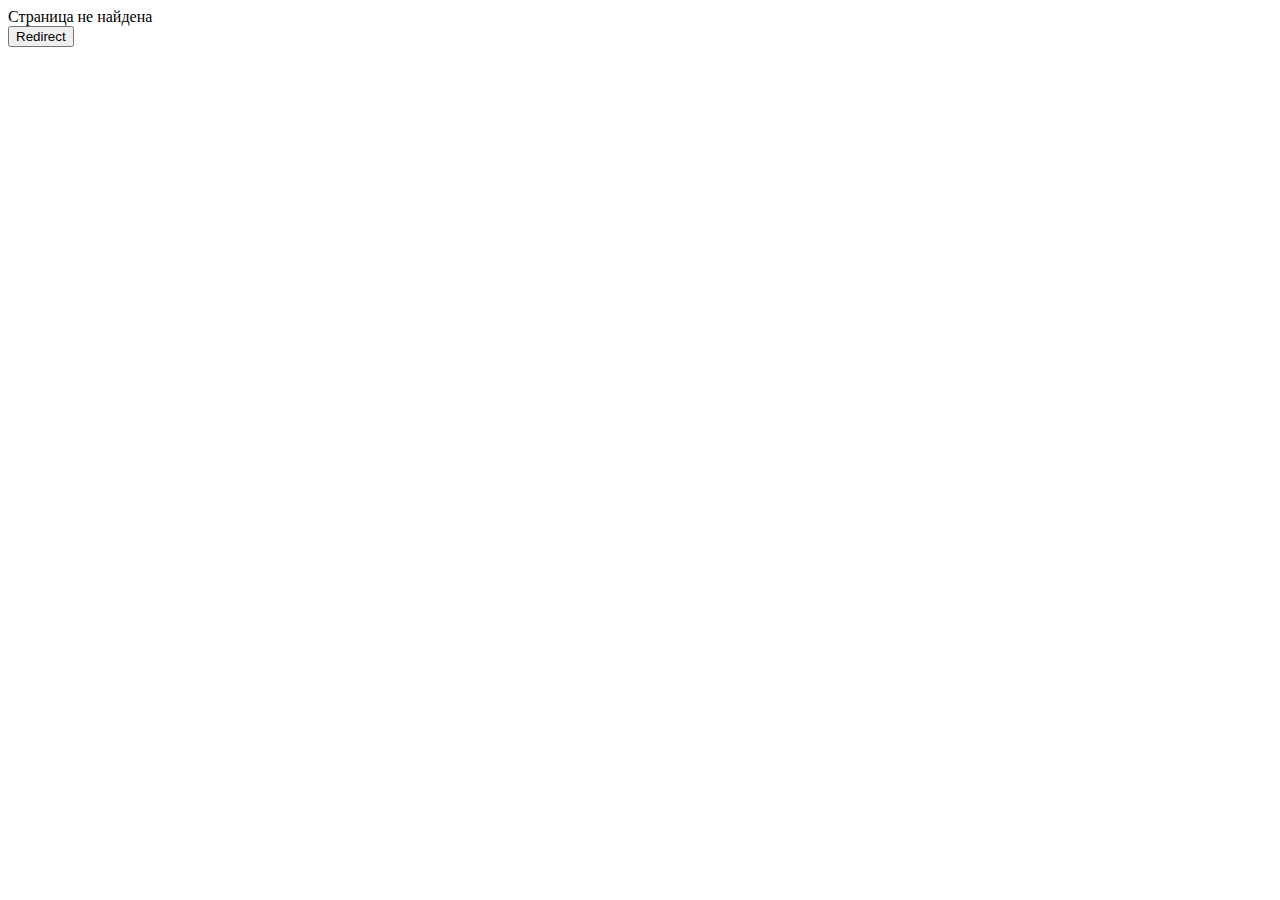
<file: src/main/resources/templates/PageNotFound.html>
<!DOCTYPE html>
<html lang="en" xmlns:th="http://www.w3.org/1999/xhtml">
<head>
    <meta charset="UTF-8">
    <title>Страница не найдена</title>
</head>
<body>
<div>Страница не найдена</div>
<span>
<button type="button" th:onclick="|window.location.href='/task1'|">Redirect</button>
</span>
</body>
</html>
</file>
<file: lab_1/templates/Yandex.News_files/R75w41vg7tdhKFU5Wicqh5WbFiTF-7Vn_Rb68CjOuIGjag8aBAt-tKhdBQF3.css>
@-webkit-keyframes modal_theme_normal{0%{visibility:visible;margin:0;opacity:1}99%{margin:0}to{visibility:hidden;margin:-9999px 0 0 -9999px;opacity:0}}@keyframes modal_theme_normal{0%{visibility:visible;margin:0;opacity:1}99%{margin:0}to{visibility:hidden;margin:-9999px 0 0 -9999px;opacity:0}}@-webkit-keyframes modal_theme_normal_visible{0%{opacity:0}to{opacity:1}}@keyframes modal_theme_normal_visible{0%{opacity:0}to{opacity:1}}@-webkit-keyframes modal_theme_normal__content{0%{-webkit-transform:scale(1);transform:scale(1)}to{-webkit-transform:scale(1.5);transform:scale(1.5)}}@keyframes modal_theme_normal__content{0%{-webkit-transform:scale(1);transform:scale(1)}to{-webkit-transform:scale(1.5);transform:scale(1.5)}}@-webkit-keyframes modal_theme_normal_visible__content{0%{-webkit-transform:scale(.75);transform:scale(.75)}to{-webkit-transform:scale(1);transform:scale(1)}}@keyframes modal_theme_normal_visible__content{0%{-webkit-transform:scale(.75);transform:scale(.75)}to{-webkit-transform:scale(1);transform:scale(1)}}@-webkit-keyframes popup2_theme_normal_bottom{0%{visibility:visible;margin:0;opacity:1;-webkit-transform:translateY(0);transform:translateY(0)}99%{margin:0;-webkit-transform:translateY(10px);transform:translateY(10px)}to{visibility:hidden;margin:-9999px 0 0 -9999px;opacity:0}}@-webkit-keyframes popup2_theme_normal_bottom_visible{0%{opacity:0;-webkit-transform:translateY(10px);transform:translateY(10px)}to{opacity:1;-webkit-transform:translateY(0);transform:translateY(0)}}@-webkit-keyframes popup2_theme_normal_top{0%{visibility:visible;margin:0;opacity:1;-webkit-transform:translateY(0);transform:translateY(0)}99%{margin:0;-webkit-transform:translateY(-10px);transform:translateY(-10px)}to{visibility:hidden;margin:-9999px 0 0 -9999px;opacity:0}}@keyframes popup2_theme_normal_top{0%{visibility:visible;margin:0;opacity:1;-webkit-transform:translateY(0);transform:translateY(0)}99%{margin:0;-webkit-transform:translateY(-10px);transform:translateY(-10px)}to{visibility:hidden;margin:-9999px 0 0 -9999px;opacity:0}}@-webkit-keyframes popup2_theme_normal_top_visible{0%{opacity:0;-webkit-transform:translateY(-10px);transform:translateY(-10px)}to{opacity:1;-webkit-transform:translateY(0);transform:translateY(0)}}@keyframes popup2_theme_normal_top_visible{0%{opacity:0;-webkit-transform:translateY(-10px);transform:translateY(-10px)}to{opacity:1;-webkit-transform:translateY(0);transform:translateY(0)}}@-webkit-keyframes popup2_theme_normal_right{0%{visibility:visible;margin:0;opacity:1;-webkit-transform:translateX(0);transform:translateX(0)}99%{margin:0;-webkit-transform:translateX(10px);transform:translateX(10px)}to{visibility:hidden;margin:-9999px 0 0 -9999px;opacity:0}}@keyframes popup2_theme_normal_right{0%{visibility:visible;margin:0;opacity:1;-webkit-transform:translateX(0);transform:translateX(0)}99%{margin:0;-webkit-transform:translateX(10px);transform:translateX(10px)}to{visibility:hidden;margin:-9999px 0 0 -9999px;opacity:0}}@-webkit-keyframes popup2_theme_normal_right_visible{0%{opacity:0;-webkit-transform:translateX(10px);transform:translateX(10px)}to{opacity:1;-webkit-transform:translateX(0);transform:translateX(0)}}@keyframes popup2_theme_normal_right_visible{0%{opacity:0;-webkit-transform:translateX(10px);transform:translateX(10px)}to{opacity:1;-webkit-transform:translateX(0);transform:translateX(0)}}@-webkit-keyframes popup2_theme_normal_left{0%{visibility:visible;margin:0;opacity:1;-webkit-transform:translateX(0);transform:translateX(0)}99%{margin:0;-webkit-transform:translateX(-10px);transform:translateX(-10px)}to{visibility:hidden;margin:-9999px 0 0 -9999px;opacity:0}}@keyframes popup2_theme_normal_left{0%{visibility:visible;margin:0;opacity:1;-webkit-transform:translateX(0);transform:translateX(0)}99%{margin:0;-webkit-transform:translateX(-10px);transform:translateX(-10px)}to{visibility:hidden;margin:-9999px 0 0 -9999px;opacity:0}}@-webkit-keyframes popup2_theme_normal_left_visible{0%{opacity:0;-webkit-transform:translateX(-10px);transform:translateX(-10px)}to{opacity:1;-webkit-transform:translateX(0);transform:translateX(0)}}@keyframes popup2_theme_normal_left_visible{0%{opacity:0;-webkit-transform:translateX(-10px);transform:translateX(-10px)}to{opacity:1;-webkit-transform:translateX(0);transform:translateX(0)}}@-webkit-keyframes button2-progress{0%{background-position:-12px 0}to{background-position:0 0}}@keyframes button2-progress{0%{background-position:-12px 0}to{background-position:0 0}}@-webkit-keyframes button2-action-focus{0%,to{background-color:#fc0}40%,60%{background-color:#ffe066}}@keyframes button2-action-focus{0%,to{background-color:#fc0}40%,60%{background-color:#ffe066}}@-webkit-keyframes islands-spin2{0%{-webkit-transform:rotate(0deg);transform:rotate(0deg)}to{-webkit-transform:rotate(360deg);transform:rotate(360deg)}}@keyframes islands-spin2{0%{-webkit-transform:rotate(0deg);transform:rotate(0deg)}to{-webkit-transform:rotate(360deg);transform:rotate(360deg)}}@-webkit-keyframes notifier__dome{0%,to{-webkit-transform:rotate(8deg);transform:rotate(8deg)}25%{-webkit-transform:rotate(-32deg);transform:rotate(-32deg)}50%{-webkit-transform:rotate(16deg);transform:rotate(16deg)}75%{-webkit-transform:rotate(-8deg);transform:rotate(-8deg)}}@keyframes notifier__dome{0%,to{-webkit-transform:rotate(8deg);transform:rotate(8deg)}25%{-webkit-transform:rotate(-32deg);transform:rotate(-32deg)}50%{-webkit-transform:rotate(16deg);transform:rotate(16deg)}75%{-webkit-transform:rotate(-8deg);transform:rotate(-8deg)}}@-webkit-keyframes notifier__clapper{0%,to{-webkit-transform:rotate(0deg);transform:rotate(0deg)}20%{-webkit-transform:rotate(-32deg);transform:rotate(-32deg)}40%{-webkit-transform:rotate(16deg);transform:rotate(16deg)}60%{-webkit-transform:rotate(-8deg);transform:rotate(-8deg)}80%{-webkit-transform:rotate(8deg);transform:rotate(8deg)}}@keyframes notifier__clapper{0%,to{-webkit-transform:rotate(0deg);transform:rotate(0deg)}20%{-webkit-transform:rotate(-32deg);transform:rotate(-32deg)}40%{-webkit-transform:rotate(16deg);transform:rotate(16deg)}60%{-webkit-transform:rotate(-8deg);transform:rotate(-8deg)}80%{-webkit-transform:rotate(8deg);transform:rotate(8deg)}}@keyframes popup2_theme_normal_bottom{0%{visibility:visible;margin-right:0;margin-left:0;opacity:1;-webkit-transform:translateY(0);transform:translateY(0)}99%{margin-right:0;margin-left:0;-webkit-transform:translateY(10px);transform:translateY(10px)}to{visibility:hidden;margin-right:-9999px;margin-left:-9999px;opacity:0}}@keyframes popup2_theme_normal_bottom_visible{0%{opacity:0;-webkit-transform:translateY(10px);transform:translateY(10px)}to{opacity:1;-webkit-transform:translateY(0);transform:translateY(0)}}@-webkit-keyframes tag{0%{background-color:#f8dd6d}}@keyframes tag{0%{background-color:#f8dd6d}}[touch-action=auto]{-ms-touch-action:auto;touch-action:auto}[touch-action=pan-y]{-ms-touch-action:pan-y;touch-action:pan-y}[touch-action=pan-x]{-ms-touch-action:pan-x;touch-action:pan-x}[touch-action="pan-y pan-x"],[touch-action=pan-x pan-y]{-ms-touch-action:pan-x pan-y;touch-action:pan-x pan-y}.link{text-decoration:none;outline:0;-ms-touch-action:manipulation;touch-action:manipulation;cursor:pointer}.utilityfocus .link:focus{outline:2px solid #fc0}.link[aria-disabled=true]{pointer-events:none;color:#ddd;cursor:default}.link__icon{-webkit-transition:opacity .15s ease-out;transition:opacity .15s ease-out}.link[aria-disabled=true]:hover{color:#ddd}.link__inner{color:inherit}.dbaW_QaBn7UH96Jd7{background-color:#fff}.dbaW_QaBn7UH96Jd7En5iSHZpjA{display:table;width:100%}.dbaW_QaBn7UH96Jd7En51Rng{display:table-cell;vertical-align:top}.dbaW_QaBn7UH96Jd7En51RnhamYKGACOB_A{width:354px;background-color:#e5e5e5}.dbaW_QaBn7UH96Jd7En51RnhanpmNASCc:before{display:block;width:310px;content:''}.dbaW_QaBn7UH96Jd7En5kRmM{display:table-row}.dbaW_QaBn7UH96Jd7En51THhp{border-top:5px solid #e5e5e5}.dbaW_QaBn7UH96Jd7En51THhp:first-child{border-top:0}.dbaW_QaBn7UH96Jd7En5wQGxgjQ{width:890px;margin:auto}.dbaW_QaBn7UH96Jd7En5wQGxgjaaNAzWN5qVj5ws{width:603px;margin-left:67px}.dbaW_QaBn7UH96Jd7En5wQGxgjQ .dbaW_QaBn7UH96Jd7En5wQGxgjaaNAzWN5qVj5ws{position:relative;margin-left:0;padding-top:20px;padding-right:40px;-webkit-box-sizing:border-box;-moz-box-sizing:border-box;box-sizing:border-box}.dbaW_QaBn7UH96Jd7En5wQGxgjQ .dbaW_QaBn7UH96Jd7En5wQGxgjaaNAzWN5qVj5ws:after{position:absolute;top:40px;right:-1px;bottom:0;display:block;width:1px;content:'';background-color:#e5e5e5}.b-page_type_story .dbaW_QaBn7UH96Jd7En5wQGxgjQ .dbaW_QaBn7UH96Jd7En5wQGxgjaaNAzWN5qVj5ws:after{top:0}@media screen and (min-width:1025px) and (max-width:1234px){.dbaW_QaBn7UH96Jd7En5wQGxgjaaNAzWN5qVj5ws{margin-left:40px}.dbaW_QaBn7UH96Jd7En51RnhamYKGACOB_A{width:327px}}@media screen and (min-width:1235px){.dbaW_QaBn7UH96Jd7En5wQGxgjaaNAzWN5qVj5ws{width:890px;margin:auto}.dbaW_QaBn7UH96Jd7En5wQGxgjQ .dbaW_QaBn7UH96Jd7En5wQGxgjaaNAzWN5qVj5ws{width:603px}.dbaW_QaBn7UH96Jd7En51RnhamYKGACOB_A{width:0}}@media (min-width:1235px){.b-page_name_index .dbaW_QaBn7UH96Jd7En51THhptoSGFmiYaq5g7xbt{border-top-width:0}}.video-embed__player{height:100%;font:0/0 a}.video-embed__modal.modal_theme_normal.modal_visible_yes.modal_has-animation_yes .modal__content{-webkit-animation-fill-mode:none;animation-fill-mode:none}.video-embed__modal .modal__cell{height:100%}.video-embed__modal:after{position:fixed;top:23px;right:20px;width:14px;height:14px;content:'';cursor:pointer;vertical-align:middle;background-image:url(//yandex.com/news/_nzp/1EIn34184/60adefMuuh/[base64])}.i-ua_svg_no .video-embed__modal:after{background-image:url(//yandex.com/news/_nzp/1EIn34184/60adefMuuh/[base64])}.video-embed__modal .modal__content{width:860px;height:514px;margin-top:60px}.video-embed__modal .modal__cell{min-width:860px;min-height:514px}.popup2{position:absolute}.popup2_outside_yes{top:-10000px!important;left:-10000px!important;display:block!important}.modal[class]{position:fixed;top:0;left:0;overflow-y:auto;-webkit-overflow-scrolling:touch;width:100%;height:100%;-webkit-tap-highlight-color:transparent}.modal__table{display:table;width:100%;height:100%;text-align:center}.modal__cell{display:table-cell;vertical-align:middle}.modal__content{display:inline-block;text-align:left;-webkit-transform:translate3d(0,0,0)}.modal_theme_normal{display:none;background:rgba(50,50,50,.2);visibility:hidden;margin:-9999px 0 0 -9999px}.modal_theme_normal.modal_visible_yes{display:block}.modal_theme_normal .modal__content{margin:5px;background:#fff}.modal_theme_normal.modal_js_inited{display:block}.modal_theme_normal.modal_visible_yes{visibility:visible;margin:0}.modal_theme_normal,.modal_theme_normal .modal__content{-webkit-animation-duration:.2s;animation-duration:.2s;-webkit-animation-timing-function:ease-in-out;animation-timing-function:ease-in-out}.modal_theme_normal.modal_has-animation_yes{-webkit-animation-name:modal_theme_normal;animation-name:modal_theme_normal}.modal_theme_normal.modal_has-animation_yes .modal__content{-webkit-animation-name:modal_theme_normal__content;animation-name:modal_theme_normal__content}.modal_theme_normal.modal_visible_yes.modal_has-animation_yes{-webkit-animation-name:modal_theme_normal_visible;animation-name:modal_theme_normal_visible}.modal_theme_normal.modal_visible_yes.modal_has-animation_yes .modal__content{-webkit-animation-name:modal_theme_normal_visible__content;animation-name:modal_theme_normal_visible__content}.modal_theme_normal{background-color:rgba(0,0,0,.8)}.best-players{font-size:13px;line-height:1.23}.best-players__title{margin:0 20px 10px;font-size:24px;font-weight:700;line-height:26px}.best-players__tabs{white-space:nowrap;font-weight:700}.best-players__tables-wrapper{position:relative;overflow:hidden}.best-players__table{width:100%;padding:0 20px;border-spacing:0}.best-players__table .best-players__num,.best-players__table-head .best-players__group-abbr,.best-players__table-head .best-players__person,.best-players__table-head .best-players__team{padding:7px 3px 7px 0;color:rgba(0,0,0,.5)}.best-players__table-body .best-players__cell,.best-players__table-body .best-players__num,.best-players__table-body .best-players__person,.best-players__table-body .best-players__team{padding-top:9px;padding-bottom:10px}.best-players__table-body .best-players__row:not(:last-child) .best-players__cell,.best-players__table-body .best-players__row:not(:last-child) .best-players__num,.best-players__table-body .best-players__row:not(:last-child) .best-players__person,.best-players__table-body .best-players__row:not(:last-child) .best-players__team{border-bottom:1px solid rgba(0,0,0,.1)}.best-players__group-abbr-i{cursor:default}.best-players__cell,.best-players__group-abbr{width:25px}.best-players__group-abbr{text-align:center;white-space:nowrap}.best-players__team{white-space:nowrap}.best-players__cell{text-align:center;white-space:nowrap}.best-players__num{width:20px}.best-players__person{white-space:nowrap}.best-players__person-link{display:block}.best-players__person-name,.best-players__person-photo{display:inline-block;vertical-align:middle}.best-players__person-photo{overflow:hidden;margin-right:9px;border-radius:50%;line-height:0}.best-players__person-photo_anonym{width:30px;height:30px;background:url("data:image/svg+xml,%3Csvg width%3D%2233%22 height%3D%2233%22 xmlns%3D%22http%3A%2F%2Fwww.w3.org%2F2000%2Fsvg%22 xmlns%3Axlink%3D%22http%3A%2F%2Fwww.w3.org%2F1999%2Fxlink%22%3E%3Cdefs%3E%3Ccircle id%3D%22a%22 cx%3D%2216.5%22 cy%3D%2216.5%22 r%3D%2216.5%22%2F%3E%3C%2Fdefs%3E%3Cg fill%3D%22none%22 fill-rule%3D%22evenodd%22%3E%3Cmask id%3D%22b%22 fill%3D%22%23fff%22%3E%3Cuse xlink%3Ahref%3D%22%23a%22%2F%3E%3C%2Fmask%3E%3Cuse fill%3D%22%23FFF%22 xlink%3Ahref%3D%22%23a%22%2F%3E%3Cpath d%3D%22M16.5 0C7.386 0-1 7.57-1 16.912c0 5.718 3.436 10.711 7.6 13.772 1.571-.161 4.243-.645 5.736-1.692.785-3.06.235-7.248.235-7.248s-.55.886-1.65-.241c-1.1-1.128-2.278-6.12-.157-4.913 0 0 .236-3.382-.236-5.557-.157-.966.472-1.772 1.1-1.45 0 0 1.493-2.738 4.872-2.577 3.378.162 5.342-.16 5.342-.16s0 1.369-.942 1.771c0 0 .785.322 2.042-.08 0 0-.157.805-1.257 1.208 0 0 1.022.402 2.043.241 0 0 .157 1.047-.786 1.853 0 0 .236 3.624-.392 4.67 0 0 .785-.724 1.021-.08.236.644-1.1 6.12-2.121 4.993 0 0-1.415 5.88-4.4 5.88-2.672 0-3.065-1.29-3.065-1.531l.236 1.208c.314 1.208.943 2.094 1.807 2.416.786.322 1.965.403 3.615-.08 0 0 2.736 1.105 4.857 2.555 5.264-2.819 9.5-8.596 9.5-14.958C34 7.57 25.613 0 16.5 0z%22 fill%3D%22%23000%22 fill-rule%3D%22nonzero%22 opacity%3D%22.15%22 mask%3D%22url(%23b)%22%2F%3E%3C%2Fg%3E%3C%2Fsvg%3E%0A") center center no-repeat;background-size:100%}.best-players__person-name{font-weight:700}.best-players{margin-bottom:30px}.best-players__tabs{margin:0 20px 20px}.best-players__team{text-align:left}.best-players__table-body .best-players__row:hover{background-color:rgba(0,0,0,.05)}.best-players_view_max .best-players__tables-wrapper{max-height:1030px;-webkit-transition:all .5s ease;transition:all .5s ease}.best-players_view_max .best-players__tumbler-name:after{top:15px;-webkit-transform:rotate(180deg);transform:rotate(180deg)}.best-players_view_max .best-players__tumbler-name-hide{display:inline}.best-players_view_min .best-players__tables-wrapper{max-height:275px;-webkit-transition:all .5s ease;transition:all .5s ease}.best-players_view_min .best-players__tumbler-name-more{display:inline}.best-players__tumbler{height:44px;margin:0 20px;text-align:center;border-top:1px solid #e5e5e5;line-height:44px}.best-players__tumbler-name{position:relative;display:inline-block;font-size:13px;font-weight:700}.best-players__tumbler-name:after{position:absolute;top:17px;right:-23px;display:block;width:13px;height:13px;content:'';background:url("data:image/svg+xml,%3Csvg width%3D%2211%22 height%3D%227%22 xmlns%3D%22http%3A%2F%2Fwww.w3.org%2F2000%2Fsvg%22%3E%3Cpath d%3D%22M5.134 4.183L.95 0 0 .95l5.134 5.136L10.268.95 9.318 0%22 fill%3D%22%23000%22 fill-rule%3D%22evenodd%22%2F%3E%3C%2Fsvg%3E%0A") no-repeat center}.best-players__tumbler-name-hide,.best-players__tumbler-name-more{display:none}.best-players__tumbler{cursor:pointer;-webkit-user-select:none;-moz-user-select:none;-ms-user-select:none;user-select:none}.tabs-panes__pane{display:none}.tabs-panes__pane_active_yes{display:block}.tabs-menu{margin:0;padding:0}.tabs-menu__tab{cursor:pointer;-webkit-user-select:none;-moz-user-select:none;-ms-user-select:none;user-select:none}.tabs-menu__tab .link{position:relative;display:inline-block}.tabs-menu__tab_disabled_yes{cursor:default}.link_theme_normal{color:#04b}.link_theme_normal:hover{color:#c00}.tabs-menu_size_s{font-size:13px;line-height:30px}.tabs-menu_theme_sport .tabs-menu__tab{position:relative}.tabs-menu_theme_sport .tabs-menu__tab .link{color:#999}.tabs-menu_theme_sport .tabs-menu__tab_active_yes .link{color:#222}.tabs-menu_theme_sport .tabs-menu__tab_disabled_yes .link{color:#ddd}.pointerfocus .tabs-menu_theme_sport .tabs-menu__tab:focus{outline:0}.tabs-menu_theme_sport.tabs-menu_layout_horiz .tabs-menu__tab_active_yes:before{position:absolute;right:0;bottom:0;left:0;height:2px;content:'';-webkit-transition:background-color .15s ease-out;transition:background-color .15s ease-out;background-color:#222}.tabs-menu_theme_sport.tabs-menu_layout_horiz .tabs-menu__tab_active_yes.tabs-menu__tab_disabled_yes:before{background-color:#ddd}.tabs-menu_layout_horiz .tabs-menu__tab{display:inline-block;margin-left:16px}.tabs-menu_layout_horiz .tabs-menu__tab_first_yes{margin-left:0}.tooltip.tooltip_view_classic.tooltip_theme_promo.sport-table-tooltip .tooltip__content,.tooltip_view_classic.tooltip.tooltip_theme_promo.tooltip_for_sport-groups-football .tooltip__content{padding:8px 7px}.tooltip.popup2_theme_normal:before{content:none;-webkit-box-shadow:none;box-shadow:none}.tooltip_view_classic{cursor:pointer}.tooltip__backdrop{position:absolute;top:0;right:0;bottom:0;left:0}.popup2_theme_normal:before,.tooltip__backdrop:before{content:'';border-radius:.1px;background:#fff;-webkit-box-shadow:0 10px 20px -5px rgba(0,0,0,.4);box-shadow:0 10px 20px -5px rgba(0,0,0,.4)}.tooltip__backdrop:before{display:block;width:100%;height:100%}.tooltip_shown_yes .tooltip__backdrop{z-index:-1}.popup2__tail{position:absolute;z-index:1;width:10px;height:10px}.popup2_direction_top-center .popup2__tail,.popup2_direction_top-left .popup2__tail,.popup2_direction_top-right .popup2__tail{-webkit-transform:rotate(-45deg);transform:rotate(-45deg)}.popup2_direction_bottom-center .popup2__tail,.popup2_direction_bottom-left .popup2__tail,.popup2_direction_bottom-right .popup2__tail{-webkit-transform:rotate(135deg);transform:rotate(135deg)}.popup2_direction_left-bottom .popup2__tail,.popup2_direction_left-center .popup2__tail,.popup2_direction_left-top .popup2__tail{-webkit-transform:rotate(-135deg);transform:rotate(-135deg)}.popup2_direction_right-bottom .popup2__tail,.popup2_direction_right-center .popup2__tail,.popup2_direction_right-top .popup2__tail{-webkit-transform:rotate(45deg);transform:rotate(45deg)}.popup2_theme_normal{visibility:hidden;-webkit-box-sizing:border-box;-moz-box-sizing:border-box;box-sizing:border-box;margin:-9999px 0 0 -9999px;border:1px solid rgba(0,0,0,.06);-webkit-animation-duration:.1s;animation-duration:.1s;-webkit-animation-timing-function:ease-out;animation-timing-function:ease-out;-webkit-animation-fill-mode:forwards;animation-fill-mode:forwards}.popup2_theme_normal .popup2__tail:before{position:absolute;top:1px;right:1px;bottom:0;left:0;content:'';border:1px solid transparent;border-bottom-color:rgba(0,0,0,.06);border-left-color:rgba(0,0,0,.06)}.popup2_theme_normal .popup2__tail:after{position:absolute;top:0;right:0;bottom:1px;left:1px;content:'';background-image:-webkit-gradient(linear,left bottom,right top,color-stop(50%,#fff),color-stop(50%,transparent));background-image:linear-gradient(to top right,#fff 50%,transparent 50%)}.popup2_theme_normal:before{position:absolute;top:0;right:0;bottom:0;left:0}.popup2_theme_normal.popup2_visible_yes:before{z-index:-1}.popup2_theme_normal.popup2_js_inited{display:block}.popup2_theme_normal.popup2_visible_yes{visibility:visible;margin:0}.popup2_theme_normal.popup2_direction_bottom-center,.popup2_theme_normal.popup2_direction_bottom-left,.popup2_theme_normal.popup2_direction_bottom-right{-webkit-animation-name:popup2_theme_normal_bottom;animation-name:popup2_theme_normal_bottom}.popup2_theme_normal.popup2_direction_bottom-center.popup2_visible_yes,.popup2_theme_normal.popup2_direction_bottom-left.popup2_visible_yes,.popup2_theme_normal.popup2_direction_bottom-right.popup2_visible_yes{-webkit-animation-name:popup2_theme_normal_bottom_visible;animation-name:popup2_theme_normal_bottom_visible}.popup2_theme_normal.popup2_direction_top-center,.popup2_theme_normal.popup2_direction_top-left,.popup2_theme_normal.popup2_direction_top-right{-webkit-animation-name:popup2_theme_normal_top;animation-name:popup2_theme_normal_top}.popup2_theme_normal.popup2_direction_top-center.popup2_visible_yes,.popup2_theme_normal.popup2_direction_top-left.popup2_visible_yes,.popup2_theme_normal.popup2_direction_top-right.popup2_visible_yes{-webkit-animation-name:popup2_theme_normal_top_visible;animation-name:popup2_theme_normal_top_visible}.popup2_theme_normal.popup2_direction_right-bottom,.popup2_theme_normal.popup2_direction_right-center,.popup2_theme_normal.popup2_direction_right-top{-webkit-animation-name:popup2_theme_normal_right;animation-name:popup2_theme_normal_right}.popup2_theme_normal.popup2_direction_right-bottom.popup2_visible_yes,.popup2_theme_normal.popup2_direction_right-center.popup2_visible_yes,.popup2_theme_normal.popup2_direction_right-top.popup2_visible_yes{-webkit-animation-name:popup2_theme_normal_right_visible;animation-name:popup2_theme_normal_right_visible}.popup2_theme_normal.popup2_direction_left-bottom,.popup2_theme_normal.popup2_direction_left-center,.popup2_theme_normal.popup2_direction_left-top{-webkit-animation-name:popup2_theme_normal_left;animation-name:popup2_theme_normal_left}.popup2_theme_normal.popup2_direction_left-bottom.popup2_visible_yes,.popup2_theme_normal.popup2_direction_left-center.popup2_visible_yes,.popup2_theme_normal.popup2_direction_left-top.popup2_visible_yes{-webkit-animation-name:popup2_theme_normal_left_visible;animation-name:popup2_theme_normal_left_visible}.tooltip_view_classic.tooltip.tooltip_theme_promo .tooltip__content{padding:0}.tooltip_view_classic.tooltip_theme_promo.popup2_theme_normal{border:0}.tooltip_view_classic.tooltip_theme_promo .tooltip__backdrop:before{border-radius:7px;-webkit-box-shadow:0 6px 20px -4px rgba(0,0,0,.7);box-shadow:0 6px 20px -4px rgba(0,0,0,.7)}.tooltip_view_classic.tooltip_tone_default.tooltip_theme_promo.popup2_theme_normal{color:#fff}.tooltip_view_classic.tooltip_tone_default.tooltip_theme_promo .tooltip__backdrop{opacity:.85}.tooltip_view_classic.tooltip_tone_default.tooltip_theme_promo .tooltip__backdrop:before{background-color:#000}.tooltip_view_classic.tooltip_tone_dark.tooltip_theme_promo.popup2_theme_normal{color:#212121}.tooltip_view_classic.tooltip_tone_dark.tooltip_theme_promo .tooltip__backdrop{opacity:.9}.tooltip_view_classic.tooltip_tone_dark.tooltip_theme_promo .tooltip__backdrop:before{background-color:#fff}.tooltip_view_classic.tooltip_theme_promo.popup2_theme_normal:before{background:0 0;-webkit-box-shadow:none;box-shadow:none}.tooltip_view_classic.tooltip_theme_promo.popup2_theme_normal .popup2__tail{width:22px;height:10px}.tooltip_view_classic.tooltip_tone_default.tooltip_theme_promo.popup2_theme_normal .popup2__tail{background:url(https://yandex.com/news/_nzp/1EIn34184/60adefdbCs/[base64]) center bottom no-repeat}.tooltip_view_classic.tooltip_tone_dark.tooltip_theme_promo.popup2_theme_normal .popup2__tail{background:url(https://yandex.com/news/_nzp/1EIn34184/60adefdbCs/[base64]) center bottom no-repeat}.tooltip_view_classic.tooltip_tone_default.tooltip_theme_promo .tooltip__close{background:url(https://yandex.com/news/_nzp/1EIn34184/60adefdbCs/[base64]) center bottom no-repeat}.tooltip_view_classic.tooltip_tone_dark.tooltip_theme_promo .tooltip__close{background:url(https://yandex.com/news/_nzp/1EIn34184/60adefdbCs/[base64]) center bottom no-repeat}.tooltip_view_classic.tooltip_theme_promo.popup2_theme_normal .popup2__tail:after,.tooltip_view_classic.tooltip_theme_promo.popup2_theme_normal .popup2__tail:before{display:none}.tooltip_view_classic.tooltip_theme_promo.popup2_theme_normal.tooltip_hovered_yes{opacity:1!important}.tooltip_view_classic.tooltip_theme_promo .tooltip__buttons{text-align:right}.tooltip_view_classic.tooltip_theme_promo .button2{height:36px;font-size:13px;line-height:36px}.tooltip_view_classic.tooltip_theme_promo .button2_view_classic.button2_theme_action::before{border-radius:4px 0;background:#fc0}.tooltip_view_classic.tooltip_theme_promo .button2_view_classic.button2_theme_action.button2_hovered_yes::before{background:#ffd633}.tooltip_view_classic.tooltip_theme_promo .button2_theme_clear .button2__text{opacity:1;-webkit-font-smoothing:antialiased}.tooltip_view_classic.tooltip_theme_promo .button2_theme_clear.button2_hovered_yes .button2__text{opacity:.75}.tooltip_view_classic.tooltip_tone_default.tooltip_theme_promo .button2_theme_clear .button2__text,.tooltip_view_classic.tooltip_tone_default.tooltip_theme_promo .button2_theme_clear.button2_hovered_yes .button2__text{color:#fff}.tooltip_view_classic.tooltip_tone_dark.tooltip_theme_promo .button2_theme_clear .button2__text,.tooltip_view_classic.tooltip_tone_dark.tooltip_theme_promo .button2_theme_clear.button2_hovered_yes .button2__text{color:#333}.tooltip_view_classic.tooltip_theme_promo .tooltip__description{position:relative;z-index:20;padding:25px;font-size:13px;line-height:16px;-webkit-font-smoothing:antialiased}.tooltip_view_classic.tooltip_theme_promo.tooltip_size_s{text-align:center}.tooltip_view_classic.tooltip_theme_promo.tooltip_size_s .tooltip__description{max-width:130px}.tooltip_view_classic.tooltip_theme_promo.tooltip_size_m .tooltip__description{max-width:180px}.tooltip_view_classic.tooltip_theme_promo.popup2_direction_top-left .popup2__tail,.tooltip_view_classic.tooltip_theme_promo.popup2_direction_top-right .popup2__tail{-webkit-transform:rotate(180deg) translateX(1px) translateY(-11px);transform:rotate(180deg) translateX(1px) translateY(-11px)}.tooltip_view_classic.tooltip_theme_promo.popup2_direction_top-center .popup2__tail{-webkit-transform:rotate(180deg) translateX(31px) translateY(-11px);transform:rotate(180deg) translateX(31px) translateY(-11px)}.tooltip_view_classic.tooltip_theme_promo.popup2_direction_bottom-left .popup2__tail,.tooltip_view_classic.tooltip_theme_promo.popup2_direction_bottom-right .popup2__tail{-webkit-transform:translateX(1px) translateY(1px);transform:translateX(1px) translateY(1px)}.tooltip_view_classic.tooltip_theme_promo.popup2_direction_bottom-center .popup2__tail{-webkit-transform:translateX(-30px) translateY(1px);transform:translateX(-30px) translateY(1px)}.tooltip_view_classic.tooltip_theme_promo.popup2_direction_left-bottom .popup2__tail,.tooltip_view_classic.tooltip_theme_promo.popup2_direction_left-top .popup2__tail{-webkit-transform:rotate(90deg) translateX(7px) translateY(-5px);transform:rotate(90deg) translateX(7px) translateY(-5px)}.tooltip_view_classic.tooltip_theme_promo.popup2_direction_right-bottom .popup2__tail,.tooltip_view_classic.tooltip_theme_promo.popup2_direction_right-top .popup2__tail{-webkit-transform:rotate(-90deg) translateX(-5px) translateY(-5px);transform:rotate(-90deg) translateX(-5px) translateY(-5px)}.tooltip_view_classic.tooltip_theme_promo.popup2_direction_right-center .popup2__tail{-webkit-transform:rotate(-90deg) translateX(25px) translateY(-5px);transform:rotate(-90deg) translateX(25px) translateY(-5px)}.tooltip_view_classic.tooltip_theme_promo.popup2_direction_left-center .popup2__tail{-webkit-transform:rotate(90deg) translateX(-23px) translateY(-5px);transform:rotate(90deg) translateX(-23px) translateY(-5px)}.tooltip_view_default.tooltip_tone_default.popup2_view_default.tooltip_tone_default.popup2_theme_normal{color:#fff}.tooltip_view_default.tooltip_tone_default.popup2_view_default.tooltip_tone_default.popup2_theme_normal .tooltip__backdrop:before{background:#000}.tooltip_view_default.tooltip_tone_default.popup2_view_default.tooltip_tone_default.popup2_theme_normal .popup2__tail:after,.tooltip_view_default.tooltip_tone_default.popup2_view_default.tooltip_tone_default.popup2_theme_normal .popup2__tail:before{background-color:transparent;background-image:-webkit-gradient(linear,left bottom,right top,color-stop(50%,#000),color-stop(50%,transparent));background-image:linear-gradient(to top right,#000 50%,transparent 50%)}.tooltip_size_s .tooltip__content{padding:8px;font-size:13px;line-height:12px}.tooltip_size_s .popup2__tail{width:12px;height:12px}.stream{display:inline-block;width:200px;margin-left:30px;padding-top:5px;cursor:pointer}.stream:first-child{margin-left:40px}.stream:last-child{margin-right:40px}.stream__head{margin-top:12px;color:#fff;font-size:14px;font-weight:700;line-height:1.29}.stream__label{display:inline-block;height:17px;margin-left:5px;padding:0 5px;text-align:center;letter-spacing:1px;color:#222;border-radius:5px;background-color:#66696d;font-size:10px;font-weight:700;line-height:17px}.stream__play{position:absolute;bottom:10px;left:10px;width:29px;height:29px;-webkit-transition:opacity .15s ease-out;transition:opacity .15s ease-out;opacity:0;border-radius:50%;background:url("data:image/svg+xml,%3Csvg xmlns%3D%22http%3A%2F%2Fwww.w3.org%2F2000%2Fsvg%22 width%3D%2210%22 height%3D%2212%22%3E%3Cpath fill%3D%22%23222%22 fill-rule%3D%22evenodd%22 d%3D%22M0 0v11.1l10-5.54z%22%2F%3E%3C%2Fsvg%3E") 11px center no-repeat #f7f7fa}.stream:hover .stream__play{opacity:.9}.stream__image,.stream__title{position:relative;overflow:hidden}.stream__title{max-width:160px;margin-left:4px;vertical-align:top;white-space:nowrap;text-overflow:ellipsis;display:inline-block}.stream_eng .stream__title{max-width:129px}.stream__image{display:block;height:110px;-webkit-transition:opacity .15s ease-out,-webkit-box-shadow .15s ease-out,-webkit-transform .15s ease-out;transition:opacity .15s ease-out,box-shadow .15s ease-out,transform .15s ease-out;transition:opacity .15s ease-out,box-shadow .15s ease-out,transform .15s ease-out,-webkit-box-shadow .15s ease-out,-webkit-transform .15s ease-out;opacity:.9;border-radius:5px}.stream:hover .stream__image{-webkit-transform:scale3D(1.05,1.05,1.05);transform:scale3D(1.05,1.05,1.05);opacity:1;-webkit-box-shadow:0 22px 50px rgba(14,21,47,.2),0 8px 20px rgba(14,21,47,.2);box-shadow:0 22px 50px rgba(14,21,47,.2),0 8px 20px rgba(14,21,47,.2)}.stream__image .image{-webkit-transition:-webkit-transform .5s;transition:transform .5s;transition:transform .5s,-webkit-transform .5s}.stream__progress{position:absolute;bottom:0;left:0;width:0;height:2px;background-color:#fc0}.native-scroll{overflow-y:hidden}.native-scroll__inner{overflow-x:auto;-webkit-overflow-scrolling:touch;margin-bottom:-30px;padding-bottom:30px;-webkit-transform:translate3d(0,0,0)}.widget{position:relative;width:256px;padding:20px 0 20px 30px}.dbba3QKtt9g-wrap:first-child+.widget,.widget:first-child{padding-top:20px}.widget:after{position:absolute;bottom:0;left:0;display:block;width:328px;height:5px;content:'';background-color:#e5e5e5}@media screen and (max-width:1024px){.widget:after{width:354px}}@media screen and (min-width:1284px) and (max-width:1367px){.widget:after{width:371px}}.widget:last-child:after{display:none}.widget__item:last-child{padding-bottom:0}.widget__source{font-size:13px;line-height:16px;color:#999}.tabs-menu_theme_grey{height:30px;line-height:30px;color:#999}.tabs-menu_theme_grey .link{color:#999}.tabs-menu_theme_grey .tabs-menu__tab_active_yes:after,.tabs-menu_theme_grey:after{position:absolute;z-index:1;bottom:0;display:block;width:100%;content:'';border-top:1px solid #e5e5e5}.tabs-menu_theme_grey .tabs-menu__tab{outline:0}.tabs-menu_theme_grey .tabs-menu__tab_active_yes{position:relative}.tabs-menu_theme_grey .tabs-menu__tab_active_yes .link{color:#222}.tabs-menu_theme_grey .tabs-menu__tab_active_yes:after{z-index:2;border-top:2px solid #222}html.utilityfocus .tabs-menu_theme_grey .tabs-menu__tab .link_focused_yes{vertical-align:middle;margin:-2px -3px 0;padding:1px 3px 0;line-height:27px}.pointerfocus .tabs-menu_nav .tabs-menu__tab:focus{outline:0}.tabs-menu_nav{position:relative}.tabs-menu_nav .tabs-menu__tab{text-transform:uppercase;letter-spacing:1px;font-size:11px;font-weight:700;vertical-align:top}.tabs-menu_nav .tabs-menu__tab_pos_0{margin-left:0}.tabs-menu_nav .tabs-menu__tab_active_yes{position:relative}.widget_for_sport-match .rubric-label{margin-bottom:9px}.sport-schedule__toggle{font-size:13px;line-height:16px;color:#999;display:inline-block;cursor:pointer;-webkit-user-select:none;-moz-user-select:none;-ms-user-select:none;user-select:none;padding:7px 0 6px}.sport-schedule__toggle:after{display:inline-block;margin-left:5px;content:'>';-webkit-transform:scale(1.2,.6) rotate(270deg);transform:scale(1.2,.6) rotate(270deg)}.infinite-lenta~div,.sport-schedule__toggle-show,.sport-schedule_cut_yes .event_extra{display:none}.sport-schedule_cut_yes .sport-schedule__toggle-show{display:inline}.sport-schedule_cut_yes .sport-schedule__toggle-hide{display:none}.sport-schedule_cut_yes .sport-schedule__toggle:after{-webkit-transform:scale(1.2,.6) rotate(90deg);transform:scale(1.2,.6) rotate(90deg)}.sport-schedule__subtitle{font-size:16px;line-height:20px;margin-top:22px;margin-bottom:7px;font-weight:700}.event__progress{display:none;text-align:center}.event__progress_open{display:block}.event__status{display:table-cell;width:50px;text-align:center}.event__name,.event__status_type_score{white-space:nowrap}.event__name{display:table-cell;overflow:hidden;text-overflow:ellipsis}.event__name:last-child{text-align:right}.event .link{display:table;width:100%;table-layout:fixed}.event{padding:7px 0 6px;border-top:1px solid #e5e5e5}.event:first-child{border-top:0}.event__progress,.event__status_type_time{font-size:13px;line-height:16px;color:#999}.event__name{font-size:13px}.rubric-label{position:relative;display:block;text-transform:uppercase;letter-spacing:1px;font-size:10px;font-weight:700;line-height:10px;color:red}.event .link:hover .event__time,.rubric-label.link,.rubric-label.rubric-label_top_index,.rubric-label.rubric-label_top_index.link{color:red}.rubric-label__dot{position:relative;display:inline-block;width:15px;height:10px}.rubric-label__dot:before{position:absolute;top:2px;left:1px;width:8px;height:8px;content:'';-webkit-transform:scale(.95);transform:scale(.95);background-color:red;border-radius:50%}.rubric-label.rubric-label_top_index .rubric-label__dot:before,.rubric-label.rubric-label_top_index.link .rubric-label__dot:before{background-color:red}.rubric-label.rubric-label_top_politics,.rubric-label.rubric-label_top_politics.link{color:#852cb5}.rubric-label.rubric-label_top_politics .rubric-label__dot:before,.rubric-label.rubric-label_top_politics.link .rubric-label__dot:before{background-color:#852cb5}.rubric-label.rubric-label_top_society,.rubric-label.rubric-label_top_society.link{color:#0054b9}.rubric-label.rubric-label_top_society .rubric-label__dot:before,.rubric-label.rubric-label_top_society.link .rubric-label__dot:before{background-color:#0054b9}.rubric-label.rubric-label_top_business,.rubric-label.rubric-label_top_business.link{color:#0bb8e6}.rubric-label.rubric-label_top_business .rubric-label__dot:before,.rubric-label.rubric-label_top_business.link .rubric-label__dot:before{background-color:#0bb8e6}.rubric-label.rubric-label_top_world,.rubric-label.rubric-label_top_world.link{color:#d09900}.rubric-label.rubric-label_top_world .rubric-label__dot:before,.rubric-label.rubric-label_top_world.link .rubric-label__dot:before{background-color:#d09900}.rubric-label.rubric-label_top_sport,.rubric-label.rubric-label_top_sport.link{color:#05c386}.rubric-label.rubric-label_top_sport .rubric-label__dot:before,.rubric-label.rubric-label_top_sport.link .rubric-label__dot:before{background-color:#05c386}.rubric-label.rubric-label_top_incident,.rubric-label.rubric-label_top_incident.link{color:#222}.rubric-label.rubric-label_top_incident .rubric-label__dot:before,.rubric-label.rubric-label_top_incident.link .rubric-label__dot:before{background-color:#222}.rubric-label.rubric-label_top_culture,.rubric-label.rubric-label_top_culture.link{color:#de00f3}.rubric-label.rubric-label_top_culture .rubric-label__dot:before,.rubric-label.rubric-label_top_culture.link .rubric-label__dot:before{background-color:#de00f3}.rubric-label.rubric-label_top_science,.rubric-label.rubric-label_top_science.link{color:#17bebb}.rubric-label.rubric-label_top_science .rubric-label__dot:before,.rubric-label.rubric-label_top_science.link .rubric-label__dot:before{background-color:#17bebb}.rubric-label.rubric-label_top_computers,.rubric-label.rubric-label_top_computers.link{color:#9013fe}.rubric-label.rubric-label_top_computers .rubric-label__dot:before,.rubric-label.rubric-label_top_computers.link .rubric-label__dot:before{background-color:#9013fe}.rubric-label.rubric-label_top_region,.rubric-label.rubric-label_top_region.link{color:red}.rubric-label.rubric-label_top_region .rubric-label__dot:before,.rubric-label.rubric-label_top_region.link .rubric-label__dot:before{background-color:red}.rubric-label.rubric-label_top_auto,.rubric-label.rubric-label_top_auto.link{color:#ff7005}.rubric-label.rubric-label_top_auto .rubric-label__dot:before,.rubric-label.rubric-label_top_auto.link .rubric-label__dot:before{background-color:#ff7005}.rubric-label.rubric-label_type_region,.rubric-label.rubric-label_type_region.link{color:red}.rubric-label.rubric-label_type_region .rubric-label__dot:before,.rubric-label.rubric-label_type_region.link .rubric-label__dot:before{background-color:red}.rubric-label.rubric-label_type_article-interview,.rubric-label.rubric-label_type_article-interview.link{color:#59c9a5}.rubric-label.rubric-label_type_article-interview .rubric-label__dot:before,.rubric-label.rubric-label_type_article-interview.link .rubric-label__dot:before{background-color:#59c9a5}.rubric-label.rubric-label_type_white,.rubric-label.rubric-label_type_white.link{color:#fff}.rubric-label.rubric-label_type_white .rubric-label__dot:before,.rubric-label.rubric-label_type_white.link .rubric-label__dot:before{background-color:#fff}.infinite-lenta{margin-bottom:27px;padding-bottom:26px;text-align:center;border-bottom:1px solid #e5e5e5}.story{position:relative}.story .rubric-label{z-index:10}.story__image{display:block}.story__image-container{display:inline-block;position:relative;overflow:hidden}.story__image-container:before{position:absolute;top:0;left:0;z-index:1;width:100%;height:100%;content:'';-webkit-box-shadow:inset 0 0 1px 0 rgba(0,0,0,.5);box-shadow:inset 0 0 1px 0 rgba(0,0,0,.5)}.story__title{margin:0;word-break:break-word}.story__title .link{padding-top:2px;padding-bottom:2px}.story__title .link:before{position:absolute;z-index:1;top:0;right:0;bottom:0;left:0;content:''}.story__text{word-break:word-break}.story__text :link{text-decoration:none}.story__info{font-size:13px;line-height:16px;color:#999}.story__date{display:inline}.story__image{margin-bottom:10px}.story__agency{margin-right:7px}.story__agency-icon{display:inline-block;position:relative;top:2px;width:16px;height:16px;margin-right:7px}.story__citation .citation{margin:14px 0 2px}.story__video[class] .video-stack{margin-top:15px;margin-bottom:18px}.story__video[class] .video-stack__container{height:270px}.story__video[class] .video-stack__item{width:480px;height:270px}.story__image,.story__image-container{font:inherit;line-height:0}.story__image.video-stack .video-stack__source{display:block;z-index:1}.link_theme_black,.link_theme_black:visited{color:#222}.link_theme_black:hover,.link_theme_black:hover:visited{color:red}.image{font:0/0 a;border:0}.citation{display:table;width:100%}.citation__content{position:relative;color:#222;border:2px solid #e5e5e5;border-radius:5px;font-size:16px}.citation__content::after{position:absolute;width:6px;height:6px;content:'';border:2px solid #e5e5e5;background-color:#fff}.citation__content::before{position:absolute;content:'';z-index:10;border:1px solid #fff}.citation__image{display:inline-block;width:100%;height:100%;border-radius:100%}.citation__image-link{display:block;position:relative;width:40px;height:40px}.citation__image-link:before{position:absolute;top:0;left:0;z-index:1;width:100%;height:100%;-webkit-box-shadow:inset 0 0 1px 0 rgba(0,0,0,.5);box-shadow:inset 0 0 1px 0 rgba(0,0,0,.5);border-radius:100%;content:''}.citation__image_unknown{background:url(//yandex.com/news/_nzp/1EIn34184/60adefMuuh/[base64]) center center no-repeat;border-radius:0}.i-ua_svg_no .citation__image_unknown{background-image:url(//yandex.com/news/_nzp/1EIn34184/60adefMuuh/[base64])}.citation__info{margin-top:11px;font-size:13px;color:#999}.citation__left,.citation__right{display:table-cell;text-align:left}.citation__left{width:51px}.citation__agency,.citation__time{display:inline}.citation{margin:26px 0 27px}.citation__content{padding:11px 20px;line-height:22px}.citation__content::after{top:10px;left:-1px;-webkit-transform:rotate(45deg);transform:rotate(45deg);-webkit-transform-origin:top left;transform-origin:top left;border-top:none;border-right:none}.citation__content::before{left:0;top:5px;height:20px}.citation__info{line-height:20px}.citation__left,.citation__right{vertical-align:top}.citation__subtitle{margin-right:8px;color:#222}.citation__agency{margin-left:8px}.citation__subtitle+.citation__agency{margin-left:0}.citation__author{font-weight:500;display:inline}.citation__author,.citation__subtitle{font-size:14px;line-height:18px}.link_theme_grey,.link_theme_grey:visited{color:#999}.link_theme_grey:hover,.link_theme_grey:hover:visited{color:#222}html.utilityfocus .link_theme_grey.link_focused_yes{outline:2px solid #fc0}.video-stack{margin-top:15px;margin-bottom:15px}.video-stack,.video-stack__container{position:relative}.video-stack__item{position:absolute;left:0;top:0;border-radius:5px;background-size:cover;background-repeat:no-repeat;background-position:center center;-webkit-transition:all .3s ease-in-out;transition:all .3s ease-in-out;-webkit-box-shadow:inset 0 0 1px 0 rgba(0,0,0,.5);box-shadow:inset 0 0 1px 0 rgba(0,0,0,.5);background-color:#eee;visibility:hidden}.video-stack__item-player{position:absolute;width:100%;height:100%;border:0;padding:0;margin:0;border-radius:5px}.video-stack__item:after{position:absolute;top:50%;left:50%;width:44px;height:44px;margin-top:-22px;margin-left:-22px;content:'';-webkit-transform:translate3d(0,0,0);transform:translate3d(0,0,0);opacity:.9;border-radius:50%;background:#f7f7fa url(//yandex.com/news/_nzp/1EIn34184/60adefMuuh/[base64]) no-repeat 0 14px;-webkit-box-shadow:0 0 1px rgba(0,0,0,.4);box-shadow:0 0 1px rgba(0,0,0,.4);background-position-x:17px;background-size:15px;-webkit-transition:opacity .3s ease;transition:opacity .3s ease}.video-stack__item_loading:after{border:2px solid transparent;border-top-color:#fc0;border-left-color:#fc0;background:0 0;-webkit-box-shadow:none;box-shadow:none;-webkit-animation:islands-spin2 1s infinite linear;animation:islands-spin2 1s infinite linear;-webkit-backface-visibility:hidden;backface-visibility:hidden}.video-stack__item_played:after{display:none}.video-stack__item_pos_current,.video-stack__item_pos_next1,.video-stack__item_pos_next2,.video-stack__item_pos_prev1,.video-stack__item_pos_prev2{visibility:visible}.video-stack__item_pos_prev3{z-index:20;opacity:0}.video-stack__item_pos_prev2{z-index:30}.video-stack__item_pos_prev1{z-index:40}.video-stack__item_pos_prev1,.video-stack__item_pos_prev2,.video-stack__item_pos_prev3{-webkit-transform:translate(-100%,0);transform:translate(-100%,0)}.video-stack__item_pos_current{z-index:30}.video-stack__item_pos_next1{opacity:.8;z-index:20}.video-stack__item_pos_next2{opacity:.6;z-index:10}.video-stack__item_pos_next3{opacity:0;z-index:5}.video-stack__duration{position:absolute;bottom:10px;left:10px;width:33px;height:20px;text-align:center;border-radius:5px;color:#fff;background-color:#343a40;font-size:11px;font-weight:700;line-height:20px}.video-stack__source{position:absolute;display:none;bottom:7px;right:11px;font-size:11px;line-height:1.64;text-align:right;color:#fff;white-space:nowrap;text-shadow:1px 1px 1px rgba(0,0,0,.5)}.video-stack__item_pos_current .video-stack__source{display:block}.video-stack__counts{margin-top:15px}.video-stack__count{font-size:13px;line-height:1.23;margin-right:20px}.video-stack__count:active,.video-stack__count:hover,.video-stack__count:link,.video-stack__count:visited{color:#222}.video-stack__count_type_photos:before{background:url(//yandex.com/news/_nzp/1EIn34184/60adefMuuh/[base64]) center center no-repeat}.video-stack__count_type_videos:before{background:url(//yandex.com/news/_nzp/1EIn34184/60adefMuuh/[base64]) center center no-repeat}.video-stack__count_type_photos:before,.video-stack__count_type_videos:before{position:relative;top:3px;display:inline-block;width:16px;height:16px;margin-right:8px;content:''}.dbaW_QaBn7UH96Jd7{overflow-x:hidden}.video-stack__container{height:303px}.video-stack__cap{display:none}.video-stack_mode_single .video-stack__item{right:0}.video-stack_mode_single .video-stack__container{height:317px}.video-stack_mode_multiple .video-stack__item{width:537px}.video-stack__count{font-weight:500}.video-stack__item{height:100%}.video-stack__item-player{top:-9999px;left:-9999px}.video-stack__item_played .video-stack__item-player{top:0;left:0}.video-stack__item:hover:after{opacity:1}.video-stack__item_pos_prev1,.video-stack__item_pos_prev2,.video-stack__item_pos_prev3{left:-20px}.video-stack__item_pos_next1{-webkit-transform:translate(40px,0) scale(.9);transform:translate(40px,0) scale(.9)}.video-stack__item_pos_next2,.video-stack__item_pos_next3{-webkit-transform:translate(80px,0) scale(.8);transform:translate(80px,0) scale(.8)}.video-stack__item_pos_current{cursor:pointer}.video-stack__container:hover .video-stack__item_pos_next1{-webkit-transform:translate(45px,0) scale(.9);transform:translate(45px,0) scale(.9)}.video-stack__container:hover .video-stack__item_pos_next2,.video-stack__container:hover .video-stack__item_pos_next3{-webkit-transform:translate(90px,0) scale(.8);transform:translate(90px,0) scale(.8)}.video-stack__arrow{position:absolute;top:50%;margin-top:-19px;width:38px;height:38px;z-index:98;visibility:hidden;cursor:pointer;-webkit-user-select:none;-moz-user-select:none;-ms-user-select:none;user-select:none;opacity:0;background:#fff 50% no-repeat;-webkit-box-shadow:0 4px 6px 0 rgba(0,0,0,.05),0 1px 0 1px rgba(0,0,0,.05),0 0 0 1px rgba(0,0,0,.05);box-shadow:0 4px 6px 0 rgba(0,0,0,.05),0 1px 0 1px rgba(0,0,0,.05),0 0 0 1px rgba(0,0,0,.05);-webkit-transition:all .2s ease;transition:all .2s ease;border-radius:100%}.video-stack__arrow:hover{-webkit-transition:all .15s ease-out;transition:all .15s ease-out;-webkit-transform:scale(1.1);transform:scale(1.1)}.video-stack__arrow_disabled{display:none}.video-stack__arrow_left{left:-19px;background-image:url(//yandex.com/news/_nzp/1EIn34184/60adefMuuh/[base64])}.video-stack__arrow_right{left:517px;background-image:url(//yandex.com/news/_nzp/1EIn34184/60adefMuuh/[base64])}.video-stack__container:hover .video-stack__arrow{visibility:visible;opacity:1}.video-stack__settings{display:inline-block;position:relative;line-height:16px}.video-stack__settings-open{vertical-align:top;width:20px;height:16px;background:url(//yandex.com/news/_nzp/1EIn34184/60adefMuuh/[base64]) center no-repeat}.video-stack__settings-menu{display:block}.menu{display:inline-block;overflow-x:hidden;overflow-y:auto;-webkit-box-sizing:border-box;-moz-box-sizing:border-box;box-sizing:border-box;-webkit-user-select:none;-moz-user-select:none;-ms-user-select:none;user-select:none;-webkit-tap-highlight-color:transparent}.menu__item{white-space:nowrap}.menu_type_navigation{padding:0}.menu_type_navigation,.menu_type_navigation .menu__group{margin:0;list-style:none}.menu__item_disabled_yes,.menu_disabled_yes{cursor:default;pointer-events:none}.menu:after,.menu:before{display:block;content:''}.story_view_compact,.story_view_main,.story_view_short{display:table}.story_view_compact .story__topic,.story_view_main .story__topic,.story_view_short .story__topic{display:table-row}.story_view_compact .story__info,.story_view_main .story__info,.story_view_short .story__info{display:table-cell;vertical-align:bottom}.story_view_normal{margin-bottom:15px;padding-bottom:14px;border-bottom:1px solid #e5e5e5}.story_view_normal .rubric-label{margin-bottom:8px}.story_view_normal .story__image{margin:5px 0 10px}.story_view_normal .story__image .image{width:480px;height:260px}.story_view_normal .story__title{font-size:24px;line-height:28px;margin-bottom:7px}.story_view_normal .story__text{font-size:16px;line-height:22px}.story_view_normal .story__info{padding-top:4px}.story_view_main .rubric-label{margin-bottom:10px}.story_view_main .story__content{display:inline-table;min-height:234px;height:234px;vertical-align:top}.story_view_main .story__image{padding-right:30px}.story_view_main .story__title{margin:0;font-size:27px;line-height:30px}.story_view_main .story__text{font-size:16px;line-height:22px;margin:7px 0 14px}.story_view_main .story__aside,.story_view_main .story__image{display:table-cell;vertical-align:top}.story_view_main.story_noimage{display:block;text-align:center;padding:7px 0 16px}.story_view_main.story_noimage.story_notags{padding:6px 0 16px}.story_view_main.story_noimage .story__info,.story_view_main.story_noimage .story__topic{display:block}.story_view_main.story_noimage .story__content{height:auto;min-height:auto;max-width:700px}.story_view_main.story_noimage .rubric-label{margin-bottom:16px}.story_view_main.story_noimage .story__title{font-size:27px;line-height:30px}.story_view_main.story_noimage .story__text{color:#222;font-size:14px;line-height:20px;margin:9px 0 18px}.story_view_compact,.story_view_short{width:256px}.story_view_compact .rubric-label,.story_view_short .rubric-label{margin-top:-2px}.story_view_compact .story__title,.story_view_short .story__title{font-size:16px;line-height:20px}.story_view_compact .story__info,.story_view_short .story__info{padding-top:14px;white-space:nowrap;max-width:256px;overflow-x:hidden;text-overflow:ellipsis}.story_view_short .rubric-label{margin-bottom:15px}.story_view_compact .rubric-label{margin-bottom:13px}.story_view_compact .story__image{margin-bottom:16px}.story_view_compact.story_noimage .story__title{font-size:24px;line-height:28px}.story_view_compact:not(.story_noimage) .story__title,.story_view_short .story__title{font-weight:500}.story_view_with-left-image{position:relative;min-height:140px;margin-bottom:15px;padding-bottom:14px;border-bottom:1px solid #e6e6e6}.story_view_with-left-image .rubric-label{margin-left:160px;margin-bottom:10px}.story_view_with-left-image .story__image{position:absolute;left:0;top:0}.story_view_with-left-image .story__image .image{width:140px;height:140px}.story_view_with-left-image .story__title{font-size:24px;line-height:28px;min-height:89px;margin-bottom:3px}.story_view_with-left-image .story__info{padding-top:14px}.story_view_with-left-image .story__info,.story_view_with-left-image .story__text,.story_view_with-left-image .story__title{margin-left:160px}.story_view_normal .story__image{margin-top:5px}.story_view_widget .story__title{font-size:16px;line-height:20px;font-weight:500}.widget_for_rubrics-top .story_active .story__title{color:#999;font-weight:400}.widget_for_rubrics-top .story__info{padding-top:11px}.widget_for_rubrics-top .widget__items{margin:0;padding-left:0;list-style-type:none}.widget_for_rubrics-top .widget__item{display:block;padding-top:13px;padding-bottom:15px;border-top:1px solid #e5e5e5}.widget_for_rubrics-top .widget__item:first-child{border-top:0}.widget_for_rubrics-top .widget__item:last-child{padding-bottom:0}.dbba3QKtt9g{position:relative}.dfamoR6ph[class] .dbba3QKtt9g_hideneded[class]{position:relative;height:0;margin:0;padding-top:0;padding-bottom:0;overflow:hidden;border:0}.dbaW_QaBn7UH96Jd7En5wQGxgjaaPCSqc7bMraQ32uRGIhw .dbba3QKtt9g,.dbaW_QaBn7UH96Jd7En5wQGxgjaaEDyGM5KQraQ32uRGIhw .dbba3QKtt9g,.dbaW_QaBn7UH96Jd7En5wQGxgjaadCTXFaLNp7xnwqw .dbba3QKtt9g{padding:16px 0;margin-left:-.7em}.dbba3QKtt9nDn7JRqEkB6XQ{margin-top:27px}@media screen and (min-width:1235px){.dbba3QKtt9nDn7JRqEkB6XQ{margin-top:5px}}.dbba3QKtt9g_hideneded.dbba3QKtt9nDn7JRqEkd5RmBgmw{position:absolute;left:-1000px;}.dbba3QKtt9g_layout_among{margin:0 0 15px;padding:0 0 17px;border-bottom:1px solid #e5e5e5}.dbba3QKtt9g__container{display:none;position:relative}@media screen and (min-width:1235px){.dbba3QKtt9g__container{position:absolute;top:0;right:0}}.dbba3QKtt9g__container .dbba3QKtt9g{width:300px;margin:21px 0 27px 27px}.dbba3QKtt9g__container .dbba3QKtt9nDn7JRqEkB6XQ{margin-top:27px}@media screen and (min-width:1235px){.dbba3QKtt9g__container .dbba3QKtt9g{margin:5px}}.sticky{display:none;z-index:1;-webkit-transform:translate3d(0,0,0);transform:translate3d(0,0,0);overflow:hidden}.sticky_visible{display:block}.dbba3QKtt9g-wrap{display:block;overflow:hidden;background-color:#e5e5e5}@media screen and (max-width:1024px){.dbba3QKtt9g-wrap{width:354px}}@media screen and (min-width:1025px){.dbba3QKtt9g-wrap{width:327px}}@media screen and (min-width:1235px){.dbba3QKtt9g-wrap{width:0;margin:0}}.b-page_name_index .dbba3QKtt9g-wrap{width:0;margin:0;height:0;padding:0}@media (max-width:1234px){.b-page_name_index .dbba3QKtt9g-wrap{display:none}}@media (min-width:1235px){.b-page_name_index .dbba3QKtt9nDn7JRqElV5WQ{display:none;position:absolute;z-index:-1;}}.b-page_name_rubric .dbaW_QaBn7UH96Jd7{padding-bottom:76px}.b-page_name_rubric .dbaW_QaBn7UH96Jd7En5wQGxgjaadHzWN17J25g3t8hSOnaCySBUyIg{overflow:hidden;width:auto}.stories-set{padding-top:20px;padding-bottom:20px}.stories-set_hidden{display:none}.stories-set__item .story{position:static;margin-bottom:23px}.stories-set__item .story__info{position:absolute}.stories-set__items{width:100%;border-spacing:0;border-collapse:collapse}.stories-set__item,.stories-set__main-item{-webkit-box-sizing:border-box;-moz-box-sizing:border-box;box-sizing:border-box;border:0 solid #e5e5e5}.stories-set__item{position:relative;width:256px;padding:0 30px}.stories-set__main-item{position:relative;margin-bottom:15px;padding-bottom:12px;border-bottom-width:1px}.stories-set__items-group{vertical-align:top}.stories-set__items-group .stories-set__item:last-child{padding-right:0}.stories-set__items-group:first-child .stories-set__item{padding-bottom:12px}.stories-set__items-group:first-child .stories-set__item .story__info{bottom:12px}.stories-set__items-group:first-child .stories-set__item:first-child{padding-bottom:0;padding-left:0}.stories-set__items-group:first-child .stories-set__item:first-child .story__info,.stories-set__items-group:first-child+.stories-set__items-group .stories-set__item .story__info,.stories-set_main_yes .stories-set__items-group:first-child .stories-set__item[rowspan='2'] .story__info{bottom:-4px}.stories-set__items-group:first-child+.stories-set__items-group .stories-set__item{padding-top:13px}.stories-set__items-group:first-child+.stories-set__items-group .stories-set__item:before{position:absolute;top:0;right:30px;left:30px;content:'';border:inherit;border-top-width:1px}.stories-set__items-group:first-child+.stories-set__items-group .stories-set__item:last-child:before{right:0}.stories-set_main_no,.stories-set_main_yes{padding-top:20px}.stories-set_main_yes .stories-set__items-group:first-child .stories-set__item[rowspan='2']{padding-bottom:0;border-right-width:1px}.stories-set_main_no .stories-set__items{margin-top:20px}.stories-set_main_no .stories-set__items-group .stories-set__item{border-left-width:1px}.stories-set_main_no .stories-set__items-group:first-child .stories-set__item:first-child{border-left-width:0}.stories-set .story__title{margin-top:-6px}.stories-set .story_notags.story_view_short .story__title,.stories-set .story_view_main .story__title{margin-top:0}.stories-set_main_no.stories-set_pos_last{padding-bottom:76px}.more__rubric-stories{margin-top:18px}.more__rubric-stories,.more__rubric-stories .link{font-size:13px;line-height:16px;color:#999}.link_theme_none,.link_theme_none:hover,.link_theme_none:visited{color:inherit}.widget_for_weather .icon{background-size:100%}.widget_for_weather .widget__title{margin-top:13px;margin-bottom:11px;color:#222;font-size:16px;line-height:20px;font-weight:700}.widget_for_weather .widget__main{margin-top:20px}.widget_for_weather .widget__main .icon{float:left;width:72px;height:72px;margin-right:15px}.widget_for_weather .widget__main .widget__temp{font-size:24px;line-height:26px;font-weight:700}.widget_for_weather .widget__main .widget__condition,.widget_for_weather .widget__main .widget__feels{font-size:13px;line-height:16px;color:#222}.widget_for_weather .widget__parts{display:table;width:100%;margin-top:16px}.widget_for_weather .widget__part{display:table-cell;width:33.3%;text-align:center;border-left:1px solid #e5e5e5}.widget_for_weather .widget__part:first-child{border-left:0}.widget_for_weather .widget__part .icon{width:36px;height:36px}.widget_for_weather .widget__part .widget__name{margin-bottom:5px;font-size:13px;line-height:16px;color:#999}.widget_for_weather .widget__part .widget__temp{margin-top:6px;font-size:13px;line-height:16px;color:#222;font-weight:700}.widget_for_weather .widget__tabs-panes{margin-bottom:27px}.widget_for_weather .widget__temp_pos:before{content:'+'}.widget_for_weather .widget__temp:after{content:'°'}.auto-update{margin-top:14px}.auto-update,.auto-update .link{font-size:13px;line-height:16px;color:#999}.region-title__area:before{position:relative;top:5px;display:inline-block;width:22px;height:20px;padding-right:10px;content:'';background:url("data:image/svg+xml,%3Csvg viewBox%3D%220 0 24 24%22 fill%3D%22none%22 xmlns%3D%22http%3A%2F%2Fwww.w3.org%2F2000%2Fsvg%22%3E%3Cpath fill-rule%3D%22evenodd%22 clip-rule%3D%22evenodd%22 d%3D%22M8.67209 2.11592c-3.39492.23881-4.31736 1.16125-4.55617 4.55617-.15456 2.19716-.15456 4.45871 0 6.65581.23881 3.3949 1.16125 4.3174 4.55617 4.5562C9.77122 17.9614 10.8865 18 12.0017 18c-.0002.2257-.0005.4494-.0008.6657-.0009.6694-.0018 1.2677.001 1.6324 0 .7819.3324 1.5515 1.5436 1.1453 2.1731-.7288 5.7485-3.2563 6.2369-7.1131.0431-.3076.0763-.641.1017-1.0024.1545-2.1971.1545-4.45865 0-6.65581-.2388-3.39492-1.1613-4.31736-4.5562-4.55617-2.1971-.15456-4.4587-.15456-6.65581 0z%22 fill%3D%22%23F33%22%2F%3E%3Cpath fill-rule%3D%22evenodd%22 clip-rule%3D%22evenodd%22 d%3D%22M9.6 6h1.5111v3.1111H8V7.6c0-.75425 0-1.13137.23431-1.36569C8.46863 6 8.84575 6 9.6 6zM8 10.8889V12.4c0 .7542 0 1.1314.23431 1.3657C8.46863 14 8.84575 14 9.6 14h1.5111v-3.1111H8zM14.4 14h-1.5111V6H14.4c.7542 0 1.1314 0 1.3657.23431C16 6.46863 16 6.84575 16 7.6v4.8c0 .7542 0 1.1314-.2343 1.3657C15.5314 14 15.1542 14 14.4 14z%22 fill%3D%22%23FD0%22%2F%3E%3Cpath fill-rule%3D%22evenodd%22 clip-rule%3D%22evenodd%22 d%3D%22M9.6 6h1.5111v3.1111H8V7.6c0-.75425 0-1.13137.23431-1.36569C8.46863 6 8.84575 6 9.6 6zM8 10.8889V12.4c0 .7542 0 1.1314.23431 1.3657C8.46863 14 8.84575 14 9.6 14h1.5111v-3.1111H8zM14.4 14h-1.5111V6H14.4c.7542 0 1.1314 0 1.3657.23431C16 6.46863 16 6.84575 16 7.6v4.8c0 .7542 0 1.1314-.2343 1.3657C15.5314 14 15.1542 14 14.4 14z%22 fill%3D%22url(%23paint0_linear)%22%2F%3E%3Cdefs%3E%3ClinearGradient id%3D%22paint0_linear%22 x1%3D%2212%22 y1%3D%226%22 x2%3D%2212%22 y2%3D%2214%22 gradientUnits%3D%22userSpaceOnUse%22%3E%3Cstop stop-color%3D%22%23FFF191%22%2F%3E%3Cstop offset%3D%221%22 stop-color%3D%22%23FD0%22%2F%3E%3C%2FlinearGradient%3E%3C%2Fdefs%3E%3C%2Fsvg%3E") center no-repeat}.i-ua_svg_no .region-title__area:before{background-image:url(//yandex.com/news/_nzp/1EIn34184/60adefMuuh/[base64])}.region-title{padding:24px 0 0;text-align:center}.region-title__title{margin:0;padding:0;color:#222;letter-spacing:.4px;font-size:40px;line-height:1}.region-title__area{margin-right:15px;font-size:13px;font-weight:700}.footer,.region-title__select{font-size:13px;line-height:16px}.region-title__select{display:inline-block;margin-top:13px}.region-title+.stories-set_main_yes{padding-top:30px}.footer{padding:37px 0 36px;border:0;color:#999}.footer .copyright{display:inline}.footer__item{margin-bottom:14px}.footer__item:last-child{margin-bottom:0}.footer__item_wrap:after{visibility:hidden;content:'\00A0'}.footer__column{display:inline-block;width:256px;padding-right:61px;vertical-align:top}.footer__column_pos_last{padding-right:0}.footer__column_side_right{float:right}.footer .footer__link{text-decoration:none}.footer__link,.footer__link+.copyright{margin-left:16px}.footer .copyright .footer__link,.footer__link:first-child{margin-left:0}.footer .link_hovered_yes{color:#c00}.footer .footer__link{color:#999}.footer .footer__link:hover,.footer2 .copyright__link:hover{color:#222}.copyright{white-space:nowrap}.clearfix:after{display:block;clear:both;height:0;content:''}.footer2{padding:23px 0 20px;font-size:14px;line-height:normal;color:#999}.footer2 .copyright,.footer2__age-limit{display:inline-block}.footer2 .copyright{float:right}.footer2 .copyright__link{color:#999;text-decoration:none}.footer2 .link_name_confidential{padding-right:30px}.footer2 .link_name_termsofuse{padding-right:28px}.link_theme_pseudo{color:#04b}.link_theme_pseudo .link__inner{border-bottom:1px dotted}.utilityfocus .link_theme_pseudo:focus{border-bottom:1px dotted;outline:0;-webkit-box-shadow:0 0 0 2px #fc0;box-shadow:0 0 0 2px #fc0}.utilityfocus .link_theme_pseudo:focus .link__inner{border-bottom:none}.link_theme_pseudo:hover{color:#c00}.header2,.header2__main{position:relative;z-index:100}.header2 .button2_type_submit,.header2 .input_search-input,.header2 .select2__button,.header2 .user__enter{font-size:14px}.header2__main{z-index:10;display:table;-webkit-box-sizing:border-box;-moz-box-sizing:border-box;box-sizing:border-box;width:100%;height:70px;border-bottom:1px solid rgba(0,0,0,.06);background:#fff;border:0;background-color:inherit}.header2__left{display:table-cell;white-space:nowrap;width:0;padding-top:2px;vertical-align:middle}.header2__action{position:relative;-webkit-box-sizing:border-box;-moz-box-sizing:border-box;box-sizing:border-box;width:36px;height:36px;padding:0;cursor:pointer;vertical-align:middle;border:2px solid transparent;border-radius:3px;outline:0;background-color:transparent;margin:0}.header2__action .icon{position:absolute;top:0;right:0;bottom:0;left:0;opacity:.2}.header2__action_checked_yes .icon,.header2__action_hovered_yes .icon{opacity:.8}.utilityfocus .header2__action_focused_yes{border-color:#ffdb4d}.header2__action::-moz-focus-inner{border:0}.header2__action .icon{-webkit-transition:opacity .1s ease-out;transition:opacity .1s ease-out}.b-page_opera-mini_yes .header2__action{display:none}.icon{display:inline-block;background-repeat:no-repeat;background-position:50%}.icon:after{visibility:hidden;content:'\00A0'}.header2__action_type_settings{display:inline-block;width:40px;height:40px;background:url("data:image/svg+xml,%3Csvg width%3D%2216%22 height%3D%2216%22 viewBox%3D%220 0 16 16%22 xmlns%3D%22http%3A%2F%2Fwww.w3.org%2F2000%2Fsvg%22%3E%3Cpath d%3D%22M7.844 11.844a4 4 0 1 1 0-8 4 4 0 0 1 0 8m6-4c0-.029-.004-.058-.004-.087l1.848-.341-.362-1.967-1.852.342a5.992 5.992 0 0 0-1.454-2.246l1.068-1.55L11.442.861l-1.069 1.55a5.95 5.95 0 0 0-2.529-.567c-.029 0-.058.004-.087.004L7.416 0 5.449.363l.341 1.851a5.996 5.996 0 0 0-2.245 1.454L1.995 2.6.861 4.246l1.55 1.069a5.95 5.95 0 0 0-.567 2.529c0 .029.004.058.004.087L0 8.272l.362 1.967 1.852-.342a5.992 5.992 0 0 0 1.454 2.246L2.6 13.693l1.646 1.134 1.069-1.55a5.95 5.95 0 0 0 2.529.567c.029 0 .058-.004.087-.004l.341 1.848 1.967-.363-.341-1.851a5.996 5.996 0 0 0 2.245-1.454l1.55 1.068 1.134-1.646-1.55-1.069a5.95 5.95 0 0 0 .567-2.529%22 fill%3D%22%23222%22 fill-rule%3D%22evenodd%22%2F%3E%3C%2Fsvg%3E%0A") center center no-repeat;background-size:21px;margin:-2px 0 0;opacity:.45}.header2__action_type_settings:hover{opacity:1}.i-ua_svg_no .header2__action_type_settings{background-image:url(//yandex.com/news/_nzp/1EIn34184/60adefMuuh/[base64])}.icon_action_settings{background-image:url(https://yandex.com/news/_nzp/1EIn34184/60adefdbCs/[base64])}.header2__logo,.header2__right{display:table-cell;white-space:nowrap}.header2__right{text-align:right;vertical-align:top;padding:17px 0 0}.header2__right .user{margin-top:-3px;margin-bottom:-3px}.b-page_sport .header2__right{padding-left:0}.header2__logo{padding-top:21px;width:222px}.header2__logo,.header2__logo .logo{vertical-align:top}@media (max-width:1120px){.header2__logo{width:202px}}.header2__gap{margin-left:8px}.header2__gap_side_user{margin-left:18px}.header2__gap_side_search{margin-left:32px}.logo{display:inline-block;background-repeat:no-repeat;background-position:center;background-size:contain}@media print{.logo{-webkit-print-color-adjust:exact}}.logo_type_link{overflow:hidden;white-space:nowrap;text-indent:100%;outline:0}.logo_name_news-kz{width:123.5px;height:38px;background-position:0 -6px;background-image:url(//yandex.com/news/_nzp/1EIn34184/60adefMuuh/[base64])}.logo_name_news-ru-77x26{width:77px;height:26px;padding-left:1px;background-image:url("data:image/svg+xml,%3Csvg width%3D%2277%22 height%3D%2226%22 viewBox%3D%220 0 77 26%22 xmlns%3D%22http%3A%2F%2Fwww.w3.org%2F2000%2Fsvg%22%3E%3Cpath d%3D%22M8.412 23h1.585V.334H8.412v10.46H1.6V.335H0V23h1.6V12.095h6.812V23zm9.242.317c2.758 0 4.882-3.107 4.882-8.4 0-5.485-2.124-8.21-4.882-8.21-2.758 0-4.882 3.074-4.882 8.4 0 5.452 2.124 8.21 4.882 8.21zm0-1.205c-1.87 0-3.392-2.124-3.392-7.1 0-4.85 1.522-7.07 3.392-7.07 1.87 0 3.392 2.06 3.392 7.07 0 4.818-1.522 7.1-3.392 7.1zM28.686 23c3.01 0 5.008-1.458 5.008-4.597 0-1.933-.92-3.265-2.98-3.867 1.554-.697 2.25-2.03 2.25-3.645 0-2.535-1.52-3.867-4.342-3.867h-3.36V23h3.424zM28.56 8.196c1.837 0 2.98.73 2.98 2.758 0 2.22-1.238 3.17-2.98 3.17h-1.84V8.196h1.84zm.094 7.037c2.314 0 3.55.95 3.55 3.266 0 2.47-1.458 3.36-3.518 3.36H26.72v-6.627h1.934zm11.76 8.084c2.76 0 4.882-3.107 4.882-8.4 0-5.485-2.123-8.21-4.88-8.21-2.76 0-4.883 3.074-4.883 8.4 0 5.452 2.124 8.21 4.882 8.21zm0-1.205c-1.87 0-3.39-2.124-3.39-7.1 0-4.85 1.52-7.07 3.39-7.07s3.393 2.06 3.393 7.07c0 4.818-1.522 7.1-3.392 7.1zm12.078-.095c-2.472 0-3.582-2.6-3.582-6.974 0-4.5 1.14-7.07 3.582-7.07 1.363 0 2.378.825 3.075 1.808l.412-1.584c-.698-.856-1.84-1.49-3.488-1.49-3.265 0-5.072 3.075-5.072 8.337 0 5.2 1.84 8.274 5.04 8.274 2.505 0 3.678-1.775 3.678-1.775l-.476-1.237s-1.11 1.712-3.17 1.712zM66.282 8.26V7.022h-8.876V8.26h3.71V23h1.49V8.26h3.676zM75.572 23h1.425V7.023h-1.3L70.5 18.245c-.318.697-.635 1.395-.857 2.124h-.095c.063-.7.127-1.396.127-2.252V7.023H68.28V23h1.268l5.2-11.254c.347-.697.633-1.363.855-2.06h.095a22.033 22.033 0 0 0-.127 2.187V23z%22 fill%3D%22%23000%22 fill-rule%3D%22evenodd%22%2F%3E%3C%2Fsvg%3E")}.logo_name_news-uk-71x26{width:71px;height:26px;background-image:url("data:image/svg+xml,%3Csvg width%3D%2271%22 height%3D%2226%22 viewBox%3D%220 0 71 26%22 xmlns%3D%22http%3A%2F%2Fwww.w3.org%2F2000%2Fsvg%22%3E%3Cg fill%3D%22%23000%22 fill-rule%3D%22evenodd%22%3E%3Cpath d%3D%22M9.468 11.984H2.445v10.883H.863V.247h1.582v10.44h7.023V.247h1.582v22.62H9.468zM22.06 14.895c0-5-1.518-7.056-3.385-7.056-1.867 0-3.385 2.214-3.385 7.055 0 4.967 1.518 7.087 3.385 7.087 1.867 0 3.385-2.278 3.385-7.087m-8.257.095c0-5.316 2.12-8.384 4.872-8.384s4.872 2.72 4.872 8.194c0 5.283-2.12 8.384-4.872 8.384s-4.872-2.753-4.872-8.194M27.723 15.116v6.612h1.962c2.056 0 3.512-.885 3.512-3.353 0-2.31-1.234-3.26-3.544-3.26h-1.93zm0-7.023v5.916h1.835c1.74 0 2.974-.95 2.974-3.165 0-2.025-1.14-2.752-2.974-2.752h-1.835zm-1.455 14.774V6.922h3.354c2.816 0 4.334 1.33 4.334 3.86 0 1.613-.696 2.942-2.246 3.638 2.056.6 2.974 1.93 2.974 3.86 0 3.132-1.994 4.587-5 4.587H26.27zM44.65 11.763c0-.823.063-1.52.126-2.183h-.095c-.22.696-.505 1.36-.853 2.056l-5.188 11.23h-1.267V6.923h1.392v11.073c0 .855-.063 1.55-.126 2.246h.093c.222-.726.538-1.422.855-2.118l5.188-11.2h1.298v15.945H44.65V11.763zM56.577 15.18h-5.442v7.687H49.65V6.922h1.485v7.055h5.442V6.922h1.487v15.945h-1.487zM68.916 11.763c0-.823.063-1.52.126-2.183h-.095c-.22.696-.506 1.36-.854 2.056l-5.188 11.23H61.64V6.923h1.39v11.073c0 .855-.062 1.55-.125 2.246H63c.22-.726.537-1.422.854-2.118l5.188-11.2h1.298v15.945h-1.424V11.763z%22%2F%3E%3C%2Fg%3E%3C%2Fsvg%3E")}.logo_name_ys-ru-68x26{width:68px;height:26px;margin-right:6px;background-image:url(//yandex.com/news/_nzp/1EIn34184/60adefMuuh/[base64])}.menu_theme_normal{outline:0;background:#fff}.menu_theme_normal .menu__group{border-top:1px solid rgba(0,0,0,.1)}.menu_theme_normal .menu__group:first-child{border-top:none}.menu_theme_normal .menu__title{cursor:default;color:#999}.menu_theme_normal .menu__item{display:block;cursor:pointer;text-decoration:none;color:#000;outline:0;background-repeat:no-repeat}.menu_theme_normal .menu__item.menu__item_hovered_yes,.menu_theme_normal .menu__item:hover{background-color:#ffeba0}.menu_theme_normal .menu__item.menu__item_disabled_yes,.menu_theme_normal.menu_disabled_yes .menu__item{cursor:default;opacity:.3}.menu_view_classic.menu_theme_normal .menu__item.menu__item_checked_yes{background-image:url("data:image/svg+xml,%3Csvg xmlns%3D%22http%3A%2F%2Fwww.w3.org%2F2000%2Fsvg%22 width%3D%2215%22 height%3D%2216%22%3E%3Cpath d%3D%22M13.5.5l-8 12L1.7 8l-1 1.6L5.6 15l9.1-13.4z%22%2F%3E%3C%2Fsvg%3E%0A")}.button2{display:inline-block;overflow:visible;-webkit-box-sizing:border-box;-moz-box-sizing:border-box;box-sizing:border-box;margin:0;padding:0;-moz-user-focus:ignore;-webkit-user-select:none;-moz-user-select:none;-ms-user-select:none;user-select:none;text-align:center;white-space:nowrap;text-decoration:none;background:0 0;-webkit-tap-highlight-color:transparent;-ms-touch-action:manipulation;touch-action:manipulation}.button2[aria-disabled=true],.button2_disabled_yes{pointer-events:none}.button2::-moz-focus-inner{padding:0;border:0}.button2:before{position:absolute;z-index:-1;top:0;right:0;bottom:0;left:0;content:''}.button2{cursor:pointer}.button2[aria-disabled=true],.button2_disabled_yes{cursor:default}.button2{font-family:inherit}.button2__text{position:relative;display:inline-block;resize:none;white-space:nowrap;pointer-events:none}.button2_theme_action,.button2_theme_normal{position:relative;z-index:0;color:#000;border:0;outline:0}.button2_view_classic.button2_theme_normal:before{border:1px solid;border-color:rgba(0,0,0,.2);border-radius:3px;background-color:#fff;background-clip:padding-box;-webkit-transition:.1s ease-out;transition:.1s ease-out;-webkit-transition-property:border-color,border-width,background-color;transition-property:border-color,border-width,background-color}.utilityfocus.utilityfocus .button2_view_classic.button2_theme_normal.button2_focused_yes[class]:before,.utilityfocus.utilityfocus .button2_view_classic.button2_theme_normal[class]:focus:before,.utilityfocus.utilityfocus .button2_view_classic.button2_theme_pseudo.button2_focused_yes[class]:before,.utilityfocus.utilityfocus .button2_view_classic.button2_theme_pseudo:focus[class]:before{border-width:2px;border-color:#ffdb4d}.button2_view_classic.button2_theme_normal.button2_pressed_yes:before,.button2_view_classic.button2_theme_normal:not([aria-disabled=true]):active:before{background-color:#f3f1ed}.button2_view_classic.button2_theme_normal.button2_checked_yes:before{border-color:rgba(153,122,0,.5);background-color:#ffeba0}.button2_view_classic.button2_theme_normal.button2_checked_yes.button2_pressed_yes:before,.button2_view_classic.button2_theme_normal.button2_checked_yes:not([aria-disabled=true]):active:before{border-color:rgba(129,103,0,.6);background-color:#fee481}.button2_view_classic.button2_theme_normal.button2_disabled_yes:before,.button2_view_classic.button2_theme_normal[aria-disabled=true]:before{border-color:rgba(0,0,0,.08);background-color:rgba(0,0,0,.08)}.button2_view_classic.button2_theme_normal.button2_disabled_yes.button2_checked_yes:before,.button2_view_classic.button2_theme_normal[aria-disabled=true].button2_checked_yes:before{border-color:rgba(0,0,0,.15);background-color:rgba(0,0,0,.15)}.button2_theme_action.button2_disabled_yes .button2__icon,.button2_theme_action.button2_disabled_yes .button2__text,.button2_theme_action[aria-disabled=true] .button2__icon,.button2_theme_action[aria-disabled=true] .button2__text,.button2_theme_normal.button2_disabled_yes .button2__icon,.button2_theme_normal.button2_disabled_yes .button2__text,.button2_theme_normal[aria-disabled=true] .button2__icon,.button2_theme_normal[aria-disabled=true] .button2__text{opacity:.5}.button2_view_classic.button2_theme_normal.button2_hovered_yes:before,.button2_view_classic.button2_theme_normal:not([aria-disabled=true]):hover:before{border-color:rgba(0,0,0,.3)}.button2_view_classic.button2_theme_normal.button2_checked_yes.button2_hovered_yes:before,.button2_view_classic.button2_theme_normal.button2_checked_yes:not([aria-disabled=true]):hover:before{border-color:rgba(129,103,0,.6)}.button2_view_classic.button2_theme_action:before{border-radius:3px;background-color:#ffdb4d;-webkit-transition:background-color .1s ease-out 0s;transition:background-color .1s ease-out 0s}.button2_view_classic.button2.button2_theme_action.button2_pressed_yes[class]:before,.button2_view_classic.button2.button2_theme_action:not([aria-disabled=true]):active:before{background-color:#fc0}.button2_view_classic.button2_theme_action.button2_disabled_yes:before,.button2_view_classic.button2_theme_action[aria-disabled=true]:before{background-color:rgba(0,0,0,.08)}.button2_view_classic.button2_theme_action.button2_progress_yes:before{background-color:#ffd426;background-image:repeating-linear-gradient(-45deg,#ffd426,#ffd426 4px,#f7c600 4px,#f7c600 8px);background-size:34px 34px}.button2.button2_theme_action.button2_progress_yes .button2__icon,.button2.button2_theme_action.button2_progress_yes .button2__text{opacity:1}.button2.button2_theme_action.button2_progress_yes:before{-webkit-animation-name:button2-progress;animation-name:button2-progress;-webkit-animation-duration:.5s;animation-duration:.5s;-webkit-animation-timing-function:linear;animation-timing-function:linear;-webkit-animation-iteration-count:infinite;animation-iteration-count:infinite}.button2_view_classic.button2_theme_action.button2_hovered_yes:before,.button2_view_classic.button2_theme_action:not([aria-disabled=true]):hover:before{background-color:#ffd633}.utilityfocus .button2_view_classic.button2_theme_action.button2_focused_yes:before,.utilityfocus .button2_view_classic.button2_theme_action:not([aria-disabled=true]):focus:before{-webkit-animation:button2-action-focus 1s infinite linear;animation:button2-action-focus 1s infinite linear}.input{position:relative;display:inline-block;width:100%}.input_disabled_yes,.input_disabled_yes .input__control{-webkit-user-select:none;-moz-user-select:none;-ms-user-select:none;user-select:none}.input_disabled_yes .input__box,.input_disabled_yes .input__control{cursor:default}.input_theme_normal,.input_theme_normal .input__control{color:#000}.input_disabled_yes.input_theme_normal .input__control{color:#aaa;-webkit-text-fill-color:#aaa}.input_theme_normal .input__control::-webkit-input-placeholder,.input_theme_normal .input__hint{opacity:1;color:#999}.input_theme_normal .input__control::-moz-placeholder,.input_theme_normal .input__hint{opacity:1;color:#999}.input_theme_normal .input__control:-ms-input-placeholder,.input_theme_normal .input__control::-ms-input-placeholder,.input_theme_normal .input__hint{opacity:1;color:#999}.input_theme_normal .input__control::placeholder,.input_theme_normal .input__hint{opacity:1;color:#999}.input_theme_normal .input__box:before{border:1px solid rgba(0,0,0,.2);background-color:#fff;background-clip:padding-box;-webkit-transition:.1s ease-out;transition:.1s ease-out;-webkit-transition-property:border-color,border-width,background-color;transition-property:border-color,border-width,background-color}.input_theme_normal.input_hovered_yes .input__box:before{border-color:rgba(0,0,0,.3)}.input_theme_normal.input_focused_yes .input__box:before{border:2px solid #ffdb4d}.input_theme_normal.input_disabled_yes .input__box:before{border-width:0;background-color:rgba(0,0,0,.08)}.input_theme_normal.input_type_textarea .input__box:before{-webkit-transition-property:border-color,border-width,top,left,right,bottom;transition-property:border-color,border-width,top,left,right,bottom}.input_theme_normal,.input_theme_normal .input__control{font-family:inherit}.input__box,.input__control{position:relative;-webkit-box-sizing:border-box;-moz-box-sizing:border-box;box-sizing:border-box}.input__box{display:block;cursor:text}.input__box:before{position:absolute;top:0;right:0;bottom:0;left:0;padding:0;content:'';background-clip:padding-box}.input__control{z-index:3;width:100%;margin:0;padding:0;font-size:100%;vertical-align:top;color:#000;border:0 solid transparent;outline:0;background:0 0;-webkit-tap-highlight-color:transparent;-webkit-appearance:none}.input__control::-webkit-search-decoration{-webkit-appearance:none}.input__control::-webkit-search-cancel-button{display:none}.input__control::-ms-clear{display:none}.input__control:-webkit-autofill{border-top-width:2px;border-bottom-width:2px;background-clip:content-box;-webkit-box-shadow:inset 0 0 0 50px #fff;-webkit-text-fill-color:#000}.input__control::-webkit-input-placeholder{-webkit-text-fill-color:#999}.input__clear{position:absolute;z-index:5;top:0;right:0;visibility:hidden;margin:0;padding:0;pointer-events:none;opacity:0;background-repeat:no-repeat;background-position:50% 50%;-webkit-transition:visibility 0s linear .1s,opacity .1s ease-out;transition:visibility 0s linear .1s,opacity .1s ease-out}.input_disabled_yes .input__clear{display:none}.input_size_s .input__clear,.input_size_xs .input__clear{background-image:url("data:image/svg+xml,%3Csvg xmlns%3D%22http%3A%2F%2Fwww.w3.org%2F2000%2Fsvg%22 width%3D%2210%22 height%3D%2210%22%3E%3Cpolygon points%3D%2210%2C0.7 9.3%2C0 5%2C4.3 0.7%2C0 0%2C0.7 4.3%2C5 0%2C9.3 0.7%2C10 5%2C5.7 9.3%2C10 10%2C9.3 5.7%2C5%22%2F%3E%3C%2Fsvg%3E%0A")}.input_size_m .input__clear{background-image:url("data:image/svg+xml,%3Csvg xmlns%3D%22http%3A%2F%2Fwww.w3.org%2F2000%2Fsvg%22 width%3D%2214%22 height%3D%2214%22%3E%3Cpolygon points%3D%2214%2C0.7 13.3%2C0 7%2C6.3 0.7%2C0 0%2C0.7 6.3%2C7 0%2C13.3 0.7%2C14 7%2C7.7 13.3%2C14 14%2C13.3 7.7%2C7%22%2F%3E%3C%2Fsvg%3E%0A")}.input__clear_visibility_visible{visibility:visible;cursor:pointer;pointer-events:auto;opacity:.3;-webkit-transition:opacity .1s ease-out;transition:opacity .1s ease-out}.input__clear_visibility_visible:hover{opacity:.8}.input_size_m{font-size:15px;line-height:32px}.input_size_m .input__control,.input_size_m .input__hint{height:32px;border-right-width:10px;border-left-width:10px}.input_size_m .input__icon{width:32px}.input_size_m .input__clear{width:32px;height:32px}.input_size_m .input__icon_side_right~.input__clear{right:16px}.input_size_m .input__clear_visibility_visible~.input__control{border-right-width:26px}.input_size_m .input__icon_side_right~.input__clear_visibility_visible~.input__control{border-right-width:42px}.input_size_m .input__hint.input__hint_rpad_yes,.input_size_m .input__icon_side_right~.input__control{border-right-width:32px}.input_size_m .input__hint.input__hint_lpad_yes,.input_size_m .input__icon_side_left~.input__control{border-left-width:32px}.input_size_m.input_type_textarea .input__control{padding:6px 8px 0}.input_size_m.input_type_textarea .input__clear~.input__control{padding-right:30px}.input_size_m .input__control{line-height:32px}.input__hint{position:absolute;z-index:5;display:block;visibility:hidden;overflow:hidden;-webkit-box-sizing:border-box;-moz-box-sizing:border-box;box-sizing:border-box;max-width:100%;cursor:text;white-space:nowrap;pointer-events:none;border:0 solid transparent}.i-ua_placeholder_yes .input__hint{display:none}.input__hint_visibility_visible{visibility:visible}.select2{display:inline-block;max-width:100%;font-size:0;vertical-align:bottom}.select2__button.select2__button{text-align:left}.button2_width_max{width:100%}.button2_width_max.button2_type_link{display:block}.button2_width_max .button2__text{display:block;overflow:hidden;text-overflow:ellipsis}.button2 .button2__icon{position:relative;pointer-events:none}.button2 .button2__icon_side_left{position:absolute;top:0;left:0}.button2 .button2__icon_side_right{position:absolute;top:0;right:0}.icon_type_arrow{background-image:url("data:image/svg+xml,%3Csvg width%3D%2213%22 height%3D%228%22 xmlns%3D%22http%3A%2F%2Fwww.w3.org%2F2000%2Fsvg%22%3E%3Cpath d%3D%22M11.3 1L6.5 5.7 1.7 1l-.7.7L6.5 7 12 1.7l-.7-.7z%22%2F%3E%3C%2Fsvg%3E");-webkit-transition:-webkit-transform .1s ease-out;transition:transform .1s ease-out;transition:transform .1s ease-out,-webkit-transform .1s ease-out}.icon_size_xs.icon_type_arrow{background-image:url(https://yandex.com/news/_nzp/1EIn34184/60adefdbCs/[base64])}.icon_type_arrow.icon_direction_left{-webkit-transform:rotate(90deg);transform:rotate(90deg)}.icon_type_arrow.icon_direction_top{-webkit-transform:rotate(180deg);transform:rotate(180deg)}.icon_type_arrow.icon_direction_right{-webkit-transform:rotate(-90deg);transform:rotate(-90deg)}.icon_has-glyph_yes{position:relative}.icon_has-glyph_yes svg{position:absolute;top:50%;left:50%;-webkit-transform:translate(-50%,-50%);transform:translate(-50%,-50%);fill:currentColor}.icon_has-glyph_yes svg *{fill:currentColor}.icon_glyph_carets-v svg{width:8px;height:14px}.select2__control{position:absolute;left:-10000px}.select2__menu.menu{display:block}.menu_width_max{width:100%}.menu_width_max .menu__item{overflow:hidden;text-overflow:ellipsis}.select2_width_fixed .select2__popup{position:static;display:block;height:1px;margin:-1px 0 0;padding:0;border:0}.button2_size_m{height:32px;font-size:15px;line-height:32px}.button2_size_m .button2__text{margin:0 15px}.button2_size_m .button2__icon{width:32px}.button2_size_m .button2__icon.icon_type_arrow{width:35px}.button2_size_m .button2__icon_side_left~.button2__text{margin-left:29px}.button2_size_m .button2__icon_side_right~.button2__text{margin-right:29px}.menu_size_m{font-size:15px;line-height:28px}.menu_size_m .menu__item,.menu_size_m .menu__title{padding:0 15px}.menu_size_m .menu__item{background-position:15px center}.menu_size_m:after,.menu_size_m:before{height:5px}.menu_size_m .menu__group{padding:5px 0}.menu_size_m .menu__group+.menu__item,.menu_size_m .menu__item+.menu__group{margin-top:5px}.menu_size_m .menu__item_type_option>:first-child,.menu_size_m .menu__title~.menu__item>:first-child,.menu_size_m .menu__title~.menu__list-item .menu__item>:first-child{margin-left:21px}.menu_size_m .menu__title~.menu__item .menu__icon{margin-left:0}.menu_view_classic.menu_size_m .menu__title~.menu__item_type_option .menu__icon{margin-left:21px}.menu_size_m .menu__icon+.menu__text{margin-left:6px}.select2_search-input .menu__item_disabled_yes{display:none}.search2{border:2px solid rgba(0,0,0,.1);border-radius:4px;overflow:hidden;outline:0;display:inline-table;table-layout:fixed;width:296px;-webkit-box-sizing:border-box;-moz-box-sizing:border-box;box-sizing:border-box}.search2:hover{border-color:rgba(0,0,0,.2)}.search2 .select2__button:before{border-width:0 1px 0 0;background-color:transparent}.search2__text{width:294px}.search2__search[class]:before,.search2__text.input .input__box:before{border:0}.search2__text.input .input__control{border-right-width:63px;border-color:transparent;line-height:initial}.search2__text .input__clear{top:1px;right:33px;width:30px;height:30px}.search2 .icon_loupe{position:absolute;top:0;z-index:5;right:3px;pointer-events:none}.search2:hover .icon_loupe{opacity:.3}.search2__search{width:32px;right:35px;vertical-align:bottom;z-index:5}.search2__search:before{border:0;background-color:#e5e5e5;margin:-1px}.search2__search:hover .icon_loupe{opacity:.8}.search2__search+.search2__popup{display:none}.search2_focused,.search2_focused:hover{border-color:#fed546}.search2__popup{margin-left:-1px;overflow-x:hidden}.search2_opened{width:460px}.search2_opened .search2__text{width:253px}.search2__input{vertical-align:top}.search2__button,.search2__input{display:table-cell}.suggest2{font-family:Arial,sans-serif;border-width:1px;border-style:solid;border-color:#e5e5e5 #d1d1d1 #c3c3c3;padding:0}.suggest2 .popup__content{padding:0}.suggest2__content,.suggest2__items{margin:0;padding:0}.suggest2{background-color:transparent}.suggest2_size_m.suggest2_theme_normal{min-width:200px}.suggest2_theme_normal{background-color:#fff}.suggest2 .popup__content{max-width:550px}.suggest2-item{overflow:hidden;list-style-type:none;white-space:nowrap;text-overflow:ellipsis}.suggest2-item_selected_yes{background:#ffeba0}.suggest2-item__text{white-space:nowrap;color:#000}.suggest2-item__text_type_url{text-decoration:underline;color:#22c}.suggest2-item_type_traffic .suggest2-item__fact,.suggest2-item_type_weather .suggest2-item__fact{margin-left:5px}.suggest2-item,a.user-account{cursor:pointer}.suggest2-item__icon{display:inline-block;vertical-align:middle;background-repeat:no-repeat;background-position:center;width:32px;height:32px;margin:0 0 0 5px;background-size:contain}.suggest2_theme_normal{-webkit-box-sizing:border-box;-moz-box-sizing:border-box;box-sizing:border-box;-webkit-box-shadow:0 10px 20px -5px rgba(0,0,0,.4);box-shadow:0 10px 20px -5px rgba(0,0,0,.4);line-height:32px}.suggest2_theme_normal:before{content:none}.suggest2_theme_normal .suggest2-item_type_fact,.suggest2_theme_normal .suggest2-item_type_icon,.suggest2_theme_normal .suggest2-item_type_traffic{color:#999}.suggest2-item_personal_yes{display:-webkit-box;display:-webkit-flex;display:-ms-flexbox;display:flex;max-width:none;-webkit-box-pack:justify;-webkit-justify-content:space-between;-ms-flex-pack:justify;justify-content:space-between;-webkit-box-align:center;-webkit-align-items:center;-ms-flex-align:center;align-items:center;height:32px;-webkit-transition:height .3s linear;transition:height .3s linear}.suggest2-item.suggest2-item_personal_yes .suggest2-item__text{display:block;overflow:hidden;white-space:nowrap;text-overflow:ellipsis;color:#551a8b;-webkit-box-flex:0;-webkit-flex-shrink:1;-ms-flex-negative:1;flex-shrink:1}.suggest2-item.suggest2-item_personal_yes{padding-right:0}.suggest2-item_personal_yes .suggest2-item__text{padding:0}.suggest2-item_personal_yes .suggest2-item__cross{visibility:hidden;-webkit-box-flex:0;-webkit-flex:0 0 32px;-ms-flex:0 0 32px;flex:0 0 32px}.suggest2-item_personal_yes.suggest2-item_selected_yes .suggest2-item__cross{visibility:visible}.suggest2-item__cross{width:32px;height:32px;background-image:url(//yandex.com/news/_nzp/1EIn34184/60adefMuuh/[base64]);background-position:50% 50%;-webkit-flex-shrink:0;-ms-flex-negative:0;flex-shrink:0}.i-ua_svg_no .suggest2-item__cross{background:no-repeat url(//yandex.com/news/_nzp/1EIn34184/60adefMuuh/[base64])}.suggest2-item__spacer{-webkit-box-flex:1;-webkit-flex:1 1 0;-ms-flex:1 1 0px;flex:1 1 0px}.suggest2_size_m{font-size:15px;line-height:28px}.suggest2_size_m.suggest2_theme_normal .suggest2-item{padding:0 7px 0 9px}.suggest2__a11y{position:absolute;left:-32767px}.suggest2_group_label .suggest2__title{position:relative;display:block;padding-left:4px;text-align:left;color:#999;font-size:13px;line-height:24px}.suggest2-item__fact,.suggest2-item__link:hover .suggest2-item__fact{color:#999}.suggest2-item__bullet{margin:0 7px;color:#999}.suggest2-item__bullet:before{content:'→'}.suggest2-item__link{display:block;overflow:hidden;text-decoration:none;text-overflow:ellipsis;color:#999;outline:0}.suggest2-item__link:hover .suggest2-item__text_type_url{color:red}.suggest2-item.suggest2-item_type_rich:not(.suggest2-item_interact_link),.suggest2-item_type_rich.suggest2-item_interact_link .suggest2-item__link{padding-top:12px;padding-bottom:12px}.suggest2-item_type_rich:not(.suggest2-item_interact_link) .suggest2-item__link{padding:0}.suggest2-item_type_rich,.suggest2-item_type_rich .suggest2-item__link{display:-webkit-box;display:-webkit-flex;display:-ms-flexbox;display:flex;-webkit-box-align:center;-webkit-align-items:center;-ms-flex-align:center;align-items:center}.suggest2_old-flex .suggest2-item_type_rich,.suggest2_old-flex .suggest2-item_type_rich .suggest2-item__link{display:-webkit-box;-webkit-box-align:center}.suggest2-item_type_rich .suggest2-item__link{width:100%}.suggest2-item_type_rich .suggest2-item__desc,.suggest2-item_type_rich .suggest2-item__text{overflow:hidden;text-overflow:ellipsis;font-size:18px;line-height:24px}.suggest2-item_type_rich .suggest2-item__text{display:block}.suggest2-item_type_rich .suggest2-item__text_type_title{font-weight:700;color:#000}.suggest2-item_type_rich .suggest2-item__text_type_subtitle{display:-webkit-box;display:-webkit-flex;display:-ms-flexbox;display:flex;color:#999;-webkit-box-align:center;-webkit-align-items:center;-ms-flex-align:center;align-items:center}.suggest2-item_type_rich .suggest2-item__text_type_subtitle :first-child{overflow:hidden;max-width:100%;text-overflow:ellipsis;-webkit-flex-shrink:0;-ms-flex-negative:0;flex-shrink:0}.suggest2_old-flex .suggest2-item_type_rich .suggest2-item__text_type_subtitle{display:-webkit-box;-webkit-box-align:center}.suggest2-item_interact_link:not(.suggest2-item_monochrome).suggest2-item_type_rich .suggest2-item__text_type_title{color:#00c}.suggest2-item_interact_link:not(.suggest2-item_monochrome).suggest2-item_type_rich .suggest2-item__text_type_subtitle{color:#070}.suggest2-item_type_rich .suggest2-item__desc{color:#999}.suggest2-item_type_rich .suggest2-item__desc:not(:first-child){margin-left:5px}.suggest2-item_reverse.suggest2-item_type_rich,.suggest2-item_reverse.suggest2-item_type_rich .suggest2-item__link{-webkit-box-orient:horizontal;-webkit-box-direction:reverse;-webkit-flex-direction:row-reverse;-ms-flex-direction:row-reverse;flex-direction:row-reverse;-webkit-box-pack:justify;-webkit-justify-content:space-between;-ms-flex-pack:justify;justify-content:space-between}.suggest2_old-flex .suggest2-item_reverse.suggest2-item_type_rich,.suggest2_old-flex .suggest2-item_reverse.suggest2-item_type_rich .suggest2-item__link{-webkit-box-direction:reverse;-webkit-box-pack:justify}.suggest2-item_reverse .suggest2-item__thumb,body{margin:0}.suggest2-item_icon .suggest2-item__thumb{background-size:auto}.suggest2-item__text_type_title-url{overflow:hidden;margin-top:5px;text-decoration:none;text-overflow:ellipsis;font-size:16px;line-height:18px;color:#00c}.suggest2-item__text_type_green-url{margin-top:2px;font-size:13px;line-height:1em;color:#070}.suggest2-item__thumb{position:relative;z-index:1;overflow:hidden;margin:0 12px 0 0;border-radius:4px;background-repeat:no-repeat;background-position:center;background-size:auto;-webkit-flex-shrink:0;-ms-flex-negative:0;flex-shrink:0;-webkit-box-pack:center;-webkit-justify-content:center;-ms-flex-pack:center;justify-content:center}.suggest2-item__thumb_badge .suggest2-item__thumb-badge{position:absolute;z-index:2;bottom:0;left:0;overflow:hidden;width:26px;height:20px;text-align:center;text-overflow:ellipsis;font-size:13px;line-height:20px;color:#333;border-top-right-radius:4px;border-bottom-left-radius:4px}.suggest2-item__thumb_shade::after{position:absolute;z-index:1;top:0;left:0;width:100%;height:100%;content:'';opacity:.05;border-radius:4px;background-color:#000}.suggest2-item__thumb_border{border:1px solid rgba(0,0,0,.2)}.suggest2-item__thumb_size_s{width:35px;min-width:35px;height:35px}.suggest2-item__thumb_size_s.suggest2-item__thumb_aspect_portrait{width:23px;min-width:23px}.suggest2-item__thumb_size_s.suggest2-item__thumb_aspect_landscape{width:64px;min-width:64px}.suggest2-item__thumb_size_m{width:48px;min-width:48px;height:48px}.suggest2-item__thumb_size_m.suggest2-item__thumb_aspect_portrait{width:32px;min-width:32px}.suggest2-item__thumb_size_m.suggest2-item__thumb_aspect_landscape{width:72px;min-width:72px}.suggest2-item__thumb_size_l{width:68px;min-width:68px;height:68px}.suggest2-item__thumb_size_l.suggest2-item__thumb_aspect_portrait{width:48px;min-width:48px}.suggest2-item__thumb_size_l.suggest2-item__thumb_aspect_landscape{width:100px;min-width:100px}.suggest2-item__thumb_circle,.suggest2-item__thumb_circle.suggest2-item__thumb_shade::after{border-radius:50%}.suggest2-item__thumb_contain{background-size:contain}.suggest2-item__mark{overflow:hidden;width:18px;height:20px;margin-left:4px;vertical-align:middle;background-repeat:no-repeat;background-position:center;-webkit-flex-shrink:0;-ms-flex-negative:0;flex-shrink:0}.suggest2-item__mark_verified{background-image:url([data-uri])}.suggest2-item__mark_shield{background-image:url([data-uri])}.suggest2-item__icon_size_s{width:16px;height:16px;margin:0 9px 2px}.popup2_theme_clear{display:none}.popup2_theme_clear.popup2_visible_yes{display:block}.input__popup-items .b-autocomplete-item{position:relative;z-index:10}.input__popup.popup2{-webkit-box-sizing:border-box;-moz-box-sizing:border-box;box-sizing:border-box;min-width:25em;max-width:100%}.input__popup .popup2__content{padding:0;background:#fff}.b-autocomplete-item,.input__popup .input__popup-items{margin:0;padding:0;list-style:none}@media all and (min-width:0){.input__popup .b-autocomplete-item{padding:.25em .5em}}.input__popup.popup2_direction_bottom-center{margin-top:-1px}.input__popup.popup2_direction_top-center{margin-top:1px}.input__popup.popup2_direction_left-bottom{margin-left:1px}.input__popup.popup2_direction_right-bottom{margin-left:-1px}.b-autocomplete-item{padding:.25em .313em;cursor:pointer;white-space:nowrap}.b-autocomplete-item_hovered_yes{background:#fdedaf}.b-autocomplete-item__em{font-weight:400;font-style:normal}.b-autocomplete-item__span{font-weight:700}.b-autocomplete-item_nav_yes{padding:0}.b-autocomplete-item_nav_yes .b-autocomplete-item__text{text-decoration:underline}.b-autocomplete-item_nav_yes .b-autocomplete-item__link{padding:.25em .313em}.b-autocomplete-item .b-autocomplete-item__link{display:block;text-decoration:none}.b-autocomplete-item__link-url{text-decoration:underline;color:#1a3dc1}.b-autocomplete-item_pers_yes .b-autocomplete-item__link,.b-autocomplete-item_pers_yes .b-autocomplete-item__link-url{color:inherit}.b-autocomplete-item__link:hover .b-autocomplete-item__link-url,a.user-account_hovered_yes{color:red}.b-autocomplete-item__link-info{white-space:nowrap;color:#666}.b-autocomplete-item_type_foot{padding:0 .3em;font:85%/1.5em Verdana,sans-serif;text-align:right;color:#555;background:#c8c8c8}.b-autocomplete-item_type_foot .b-link{color:#555}.b-autocomplete-item_type_lingvo{display:block;padding:.25em .3em;cursor:pointer}.b-autocomplete-item_type_lingvo .b-autocomplete-item__text{color:#000}.b-autocomplete-item_type_lingvo .b-autocomplete-item__translation{white-space:nowrap;color:#666}.icon_loupe{width:32px;height:32px;opacity:.2;background-image:url("data:image/svg+xml,%3C%3Fxml version%3D%221.0%22 encoding%3D%22UTF-8%22%3F%3E%0A%3Csvg width%3D%2216px%22 height%3D%2216px%22 viewBox%3D%220 0 16 16%22 version%3D%221.1%22 xmlns%3D%22http%3A%2F%2Fwww.w3.org%2F2000%2Fsvg%22 xmlns%3Axlink%3D%22http%3A%2F%2Fwww.w3.org%2F1999%2Fxlink%22%3E%0A    %3C!-- Generator%3A Sketch 42 (36781) - http%3A%2F%2Fwww.bohemiancoding.com%2Fsketch --%3E%0A    %3Ctitle%3ESearch_icon%3C%2Ftitle%3E%0A    %3Cdesc%3ECreated with Sketch.%3C%2Fdesc%3E%0A    %3Cdefs%3E%3C%2Fdefs%3E%0A    %3Cg id%3D%22Page-1%22 stroke%3D%22none%22 stroke-width%3D%221%22 fill%3D%22none%22 fill-rule%3D%22evenodd%22%3E%0A        %3Cg id%3D%22Sprtire-search-icons%22 transform%3D%22translate(-50.000000%2C 0.000000)%22 fill%3D%22%23000000%22%3E%0A            %3Cg id%3D%22Search_icon%22 transform%3D%22translate(50.000000%2C 0.000000)%22%3E%0A                %3Cpath d%3D%22M6.5%2C11 C4.019%2C11 2%2C8.981 2%2C6.5 C2%2C4.019 4.019%2C2 6.5%2C2 C8.981%2C2 11%2C4.019 11%2C6.5 C11%2C8.981 8.981%2C11 6.5%2C11 L6.5%2C11 Z M15.707%2C14.293 L11.742%2C10.328 C12.529%2C9.252 13%2C7.932 13%2C6.5 C13%2C2.916 10.084%2C0 6.5%2C0 C2.916%2C0 0%2C2.916 0%2C6.5 C0%2C10.084 2.916%2C13 6.5%2C13 C7.932%2C13 9.252%2C12.529 10.328%2C11.742 L14.293%2C15.707 L15.707%2C14.293 Z%22 id%3D%22Shape%22%3E%3C%2Fpath%3E%0A            %3C%2Fg%3E%0A        %3C%2Fg%3E%0A    %3C%2Fg%3E%0A%3C%2Fsvg%3E")}.icon_loupe:hover{opacity:1}.popup2.popup2_view_default{border:0;border-radius:4px;-webkit-box-shadow:0 1.5ex 2ex -1ex rgba(0,0,0,.3);box-shadow:0 1.5ex 2ex -1ex rgba(0,0,0,.3)}.popup2.popup2_view_default:before{border-radius:4px;-webkit-box-shadow:0 0 0 1px rgba(0,0,0,.05);box-shadow:0 0 0 1px rgba(0,0,0,.05)}.popup2.popup2_view_default .popup2__tail:before{top:0;right:0}.popup2.popup2_view_default>:first-child{border-top-left-radius:4px;border-top-right-radius:4px}.popup2.popup2_view_default>:last-child{border-bottom-right-radius:4px;border-bottom-left-radius:4px}.popup2.popup2_view_default.popup2_tone_default{color:#000;background-color:#fff}.popup2.popup2_view_default.popup2_tone_default:before{background-color:transparent}.popup2_view_default.popup2_tone_default .popup2__tail:after{background-image:-webkit-gradient(linear,left bottom,right top,color-stop(50%,#fff),color-stop(50%,transparent));background-image:linear-gradient(to top right,#fff 50%,transparent 50%)}.spin2{display:none;-webkit-box-sizing:border-box;-moz-box-sizing:border-box;box-sizing:border-box;border:2px solid transparent;border-radius:100px;background-image:url(https://yandex.com/news/_nzp/1EIn34184/60adefdbCs/[base64]);background-image:-webkit-gradient(linear,left top,right top,from(transparent),to(transparent));background-image:linear-gradient(to right,transparent,transparent)}.spin2:after{visibility:hidden;content:'\00A0'}.spin2_progress_yes{display:inline-block;-webkit-animation:islands-spin2 1s .21s infinite linear;animation:islands-spin2 1s .21s infinite linear;-webkit-backface-visibility:hidden;backface-visibility:hidden}.spin2_view_default.spin2_tone_default.spin2_progress_yes{border-top-color:#fc0;border-left-color:#fc0}.spin2_size_m{width:32px;height:32px;font-size:15px;line-height:28px;background-position:-2px -73px}.spin2_size_m.spin2_position_center{margin-top:-16px;margin-left:-16px}.spin2_position_center{position:absolute;top:50%;left:50%}.notifier{text-align:center;-ms-touch-action:manipulation;touch-action:manipulation;position:relative;cursor:pointer}.notifier,.notifier:before,.notifier__box{display:inline-block;vertical-align:middle}.notifier:before{height:100%;content:''}.notifier:active{-webkit-transform:scale(.95);transform:scale(.95)}.notifier__icon{opacity:.3;-webkit-transition:opacity .1s ease-out;transition:opacity .1s ease-out;padding-top:1px}.notifier:hover .notifier__icon{opacity:1}.notifier__box{position:relative;width:100%;-webkit-user-select:none;-moz-user-select:none;-ms-user-select:none;user-select:none}.notifier__bell{-webkit-transition:-webkit-transform .1s ease-out;transition:transform .1s ease-out;transition:transform .1s ease-out,-webkit-transform .1s ease-out;-webkit-transform:translateZ(0);transform:translateZ(0);will-change:transform}.notifier__icon,.notifier_has-unread_yes .notifier__icon[class][class] svg{fill:#000}.notifier__icon,.notifier__icon svg{width:100%;height:100%}.notifier_has-unread_yes .notifier__icon{opacity:1;-webkit-transition:opacity .5s ease-in-out;transition:opacity .5s ease-in-out}.notifier__ticker{position:absolute;border-radius:50%;background-color:red;background-clip:padding-box;-webkit-transition:-webkit-transform .08s ease-out;transition:transform .08s ease-out;transition:transform .08s ease-out,-webkit-transform .08s ease-out;-webkit-transform:scale(0);transform:scale(0)}.notifier__spin{z-index:2}.notifier__content{overflow:hidden;width:376px;height:564px;max-height:-webkit-calc(100vh - 100px);max-height:calc(100vh - 100px)}.popup2.popup2_view_default>:last-child.notifier__content{border-radius:8px}.notifier__popup{background-color:#fff}.notifier__popup:after{position:absolute;top:0;right:0;bottom:0;left:0;content:'';background:0 0;-webkit-transition:opacity .15s ease;transition:opacity .15s ease}.notifier__popup_loaded_yes:after{visibility:hidden;opacity:0}.notifier__popup .popup2__tail{width:11px;height:11px}.notifier__popup[class].popup2_view_default.popup2_tone_default .popup2__tail:after{background-image:-webkit-gradient(linear,left bottom,right top,color-stop(50%,#f3f5f8),color-stop(50%,transparent));background-image:linear-gradient(to top right,#f3f5f8 50%,transparent 50%)}.notifier__popup iframe,.notifier__popup.popup2.popup2_view_default,.notifier__popup.popup2.popup2_view_default:before,.notifier__popup:after{border-radius:8px}.notifier_has-unread_yes .notifier__bell,.notifier_has-unread_yes .notifier__clapper{-webkit-transform-origin:top center;transform-origin:top center;-webkit-animation-timing-function:ease;animation-timing-function:ease}.notifier_has-unread_yes .notifier__bell{-webkit-transform:rotate(8deg);transform:rotate(8deg);-webkit-animation-name:notifier__dome;animation-name:notifier__dome;-webkit-animation-duration:.75s;animation-duration:.75s;-webkit-animation-delay:2s;animation-delay:2s;-webkit-animation-fill-mode:forwards;animation-fill-mode:forwards}.notifier_has-unread_yes .notifier__clapper{-webkit-animation-name:notifier__clapper;animation-name:notifier__clapper;-webkit-animation-duration:.9375s;animation-duration:.9375s;-webkit-animation-delay:2.05s;animation-delay:2.05s;-webkit-animation-fill-mode:both;animation-fill-mode:both}.notifier_has-unread_yes .notifier__ticker{-webkit-transform:scale(1);transform:scale(1)}.notifier_size_m,.notifier_size_m .notifier__box{width:40px;height:40px}.notifier_size_m .notifier__ticker{top:6px;right:auto;left:23px;display:inline-block;width:auto;height:auto;padding:0 4px;font-family:'Helvetica Neue',Helvetica,Arial,sans-serif;font-size:13px;font-weight:700;line-height:15px;text-align:right;color:#fff;border:0;border-radius:15px;-webkit-box-shadow:0 0 0 2px #fff;box-shadow:0 0 0 2px #fff}.notifier_size_m .notifier__icon{-webkit-box-sizing:content-box;-moz-box-sizing:content-box;box-sizing:content-box;height:21px;padding-top:9px}.notifier_size_m .notifier__bell{-webkit-transform-origin:11px 0;transform-origin:11px 0}.user2__add-account.user-account{color:#333}.user2{position:relative;display:inline-block}.user2__add-account.user-account_focused_yes{color:#d00}.a11y-hidden{position:absolute;left:-32767px;-webkit-user-select:none;-moz-user-select:none;-ms-user-select:none;user-select:none}.user2__enter .icon{background-image:url("data:image/svg+xml,%3Csvg xmlns%3D%22http%3A%2F%2Fwww.w3.org%2F2000%2Fsvg%22 width%3D%2216%22 height%3D%2216%22%3E%3Cpath d%3D%22M5 0v2h9v12h-9v2h11v-16zM0 6h6v-3l6 5-6 5v-3h-6v-4z%22%2F%3E%3C%2Fsvg%3E")}.user2 .user2__enter.button2{font-size:14px}.user2 .user2__enter.button2:before{border:0;background-color:#e5e5e5;margin:-1px}.button2_theme_pseudo{position:relative;z-index:0;color:#000;border:0;outline:0}.button2_view_classic.button2_theme_pseudo:before{border:1px solid;border-color:rgba(0,0,0,.2);border-radius:3px;background-color:transparent;background-clip:padding-box;-webkit-transition:.1s ease-out;transition:.1s ease-out;-webkit-transition-property:border-color,border-width,background-color;transition-property:border-color,border-width,background-color}.button2_view_classic.button2_theme_pseudo.button2_pressed_yes:before,.button2_view_classic.button2_theme_pseudo:not([aria-disabled=true]):active:before{background-color:rgba(0,0,0,.05)}.button2_view_classic.button2_theme_pseudo.button2_checked_yes:before{border-color:rgba(153,122,0,.5);background-color:#ffeba0}.button2_view_classic.button2_theme_pseudo.button2_checked_yes.button2_pressed_yes:before,.button2_view_classic.button2_theme_pseudo.button2_checked_yes:not([aria-disabled=true]):active:before{border-color:rgba(129,103,0,.6);background-color:#fee481}.button2_view_classic.button2_theme_pseudo.button2_disabled_yes:before,.button2_view_classic.button2_theme_pseudo[aria-disabled=true]:before{border-color:rgba(0,0,0,.08);background-color:rgba(0,0,0,.08)}.button2_view_classic.button2_theme_pseudo.button2_disabled_yes.button2_checked_yes:before,.button2_view_classic.button2_theme_pseudo[aria-disabled=true].button2_checked_yes:before{border-color:rgba(0,0,0,.15);background-color:rgba(0,0,0,.15)}.button2_theme_pseudo.button2_disabled_yes .button2__icon,.button2_theme_pseudo.button2_disabled_yes .button2__text,.button2_theme_pseudo[aria-disabled=true] .button2__icon,.button2_theme_pseudo[aria-disabled=true] .button2__text{opacity:.5}.button2_view_classic.button2_theme_pseudo.button2_hovered_yes:before,.button2_view_classic.button2_theme_pseudo:not([aria-disabled=true]):hover:before{border-color:rgba(0,0,0,.3)}.button2_view_classic.button2_theme_pseudo.button2_checked_yes.button2_hovered_yes:before,.button2_view_classic.button2_theme_pseudo.button2_checked_yes:not([aria-disabled=true]):hover:before{border-color:rgba(118,94,0,.65)}.user-account{position:relative;z-index:0;display:inline-block;text-decoration:none;color:#000;outline:0}.user-account_focused_yes{outline:1px solid transparent}.user-account{-webkit-transition:color .15s ease-out;transition:color .15s ease-out}.user-account__pic{position:relative;vertical-align:middle}.utilityfocus .user-account_focused_yes .user-account__pic:after{position:absolute;top:-1px;right:-1px;bottom:-1px;left:-1px;-webkit-box-sizing:border-box;-moz-box-sizing:border-box;box-sizing:border-box;content:'';border:2px solid #ffdb4d;border-radius:50px}.utilityfocus .user-account_focused_yes .user-account__pic.user-pic_has-plus_yes:after{top:50%;left:50%}.user-account__pic~.user-account__name{margin-left:10px}.user-pic{position:relative;display:inline-block;width:42px;height:42px}.user-pic_has-plus_yes:after{position:absolute;z-index:0;top:50%;left:50%;width:52px;height:52px;margin:-26px 0 0 -26px;content:'';background:url("data:image/svg+xml,%3Csvg xmlns%3D%22http%3A%2F%2Fwww.w3.org%2F2000%2Fsvg%22 width%3D%2252%22 height%3D%2252%22 fill%3D%22none%22%3E%3Cpath fill%3D%22%234233FF%22 fill-rule%3D%22evenodd%22 d%3D%22M26 2a24 24 0 0 0 0 48v2a26 26 0 0 1 0-52z%22 clip-rule%3D%22evenodd%22%2F%3E%3Cpath fill%3D%22%23FC0%22 fill-rule%3D%22evenodd%22 d%3D%22M26 50a24 24 0 0 0 24-24h2a26 26 0 0 1-26 26z%22 clip-rule%3D%22evenodd%22%2F%3E%3Cpath fill%3D%22%23FF7B00%22 fill-rule%3D%22evenodd%22 d%3D%22M50 26A24 24 0 0 0 26 2V0a26 26 0 0 1 26 26z%22 clip-rule%3D%22evenodd%22%2F%3E%3C%2Fsvg%3E") center center no-repeat;background-size:contain}.user-pic__image{width:100%;height:100%;border-radius:100px;background-color:#fff;-o-object-fit:cover;object-fit:cover}.user-pic__camera{position:absolute;z-index:1;top:0;overflow:hidden;width:100%;height:100%;border-radius:50%}.user-pic__link{position:absolute;bottom:0;left:0;width:100%;outline:0;background-color:rgba(0,0,0,.5);height:50%;-webkit-transition:height .3s ease-out;transition:height .3s ease-out}.user-pic__camera:after{position:absolute;top:50%;left:50%;width:24px;height:24px;content:'';pointer-events:none;background-image:url(https://yandex.com/news/_nzp/1EIn34184/60adefdbCs/[base64]);-webkit-transform:translate(-50%,-50%);transform:translate(-50%,-50%);-webkit-transition:-webkit-transform .3s ease-out;transition:transform .3s ease-out;transition:transform .3s ease-out,-webkit-transform .3s ease-out;-webkit-transform:translate(-50%,-10%) scale(.66);transform:translate(-50%,-10%) scale(.66);will-change:transform}.user-pic:hover .user-pic__camera:after{top:50%;-webkit-transform:translate(-50%,-50%) scale(1);transform:translate(-50%,-50%) scale(1)}.user-pic:hover .user-pic__link{height:100%}.user-account__name{display:inline-block;font-size:15px;vertical-align:middle;white-space:nowrap}.user-account_hide-name_yes .user-account__name{display:none}.user-account__logout.user-account__logout{position:absolute;top:50%;right:13px;display:none;margin-top:-8px;cursor:pointer;opacity:.2}.user-account_hovered_yes .icon.user-account__logout{display:block;-webkit-transition:opacity .2s ease-out;transition:opacity .2s ease-out}.user-account__logout:hover{opacity:1}.user-account__ticker{position:absolute;right:100%;margin-right:-41px}.user-account__ticker.user-account__ticker .ticker__count{font-weight:400}.ticker{display:inline-block;font:700 13px/15px 'Helvetica Neue',Helvetica,Arial,sans-serif;-webkit-user-select:none;-moz-user-select:none;-ms-user-select:none;user-select:none;-webkit-transition:opacity .2s;transition:opacity .2s}.ticker_state_empty{visibility:hidden;opacity:0}.ticker .ticker__count{display:inline-block;text-decoration:none;color:#fff;border-radius:15px;background:red;-webkit-font-smoothing:subpixel-antialiased}.ticker__value{display:inline-block;padding:0 4px}.ticker__plain .ticker__value{cursor:default}.user-account_has-accent-letter_yes .user-account__name:first-letter{color:red}.user2__popup.light-popup.light-popup_visible_yes{z-index:10;top:100%;right:-2px;width:auto;margin-top:-46px;border:1px solid rgba(0,0,0,.06);background:#fff}.user2__popup.light-popup:before{position:absolute;z-index:-1;top:0;right:0;bottom:0;left:0;content:'';border-radius:.1px;-webkit-box-shadow:0 10px 20px -5px rgba(0,0,0,.4);box-shadow:0 10px 20px -5px rgba(0,0,0,.4)}.user2__popup.light-popup.light-popup{z-index:102}.light-popup{position:absolute;top:100%;visibility:hidden;width:100%;margin:-9999px 0 0 -9999px}.light-popup_visible_yes{visibility:visible;margin:0}.light-popup_animated_yes{visibility:hidden;margin-right:-9999px;margin-left:-9999px;-webkit-animation-duration:.1s;animation-duration:.1s;-webkit-animation-timing-function:ease-out;animation-timing-function:ease-out;-webkit-animation-fill-mode:forwards;animation-fill-mode:forwards}.light-popup_animated_yes.light-popup_reverse-animation{-webkit-animation-name:popup2_theme_normal_bottom;animation-name:popup2_theme_normal_bottom}.light-popup_animated_yes.light-popup_visible_yes{visibility:visible;margin-right:0;margin-left:0;-webkit-animation-name:popup2_theme_normal_bottom_visible;animation-name:popup2_theme_normal_bottom_visible}.user2__menu{overflow-y:auto;width:280px;font-size:13px;line-height:27px;text-align:left}.user2__menu.user2__menu{display:block}.user2__menu .menu__group{padding:4px 0 16px;border-bottom:1px solid rgba(0,0,0,.1)}.user2__menu .menu__item_type_link{display:block;padding:0 19px;cursor:pointer;text-decoration:none;text-indent:56px;color:#000;outline:0}.user2__menu .menu__item.menu__item_hovered_yes{background-color:#ededed}.user2__menu-footer{background:#f3f1ed;-webkit-transform:translateZ(0);transform:translateZ(0)}.user2__footer-link.button2{width:50%;height:40px;line-height:40px;color:#333}.user2__footer-link.button2 .button2__text{opacity:1}.user2__footer-link.user2__footer-link.button2_hovered_yes[class] .button2__text{opacity:.6}.user2__menu-header .user-account{padding:15px 0 0 19px}.user2__menu-header .user-account__name{font-size:13px;font-weight:700}.user2__menu .user-account{display:block;-webkit-box-sizing:border-box;-moz-box-sizing:border-box;box-sizing:border-box;-webkit-user-select:text;-moz-user-select:text;-ms-user-select:text;user-select:text}.user2__menu .user-account__name,.user2__menu .user-account__subname{overflow:hidden;max-width:185px;text-overflow:ellipsis}.user2__menu .user-account__subname::before{content:" "}.user2__menu .user-account_has-logout_yes .user-account__name{max-width:160px}.user2__menu .user-account__pic{display:inline-block;width:42px;height:42px}.user2__menu .user-account__ticker{margin-right:-61px}.user2__menu .user-account__pic~.user-account__name{margin-left:14px}.button2_theme_clear{position:relative;z-index:0;color:#000;border:0;outline:0}.button2_view_classic.button2_theme_clear:before{border-radius:3px;-webkit-transition:background-color .1s ease-out;transition:background-color .1s ease-out}.button2_theme_clear .button2__icon,.button2_theme_clear .button2__text{opacity:.3;-webkit-transition:opacity .1s ease-out;transition:opacity .1s ease-out}.button2.button2_theme_clear.button2_checked_yes:not(.button2_disabled_yes) .button2__icon,.button2.button2_theme_clear.button2_checked_yes:not(.button2_disabled_yes) .button2__text,.button2.button2_theme_clear.button2_checked_yes:not([aria-disabled=true]) .button2__icon,.button2.button2_theme_clear.button2_checked_yes:not([aria-disabled=true]) .button2__text,.button2_theme_clear.button2_hovered_yes .button2__icon,.button2_theme_clear.button2_hovered_yes .button2__text,.button2_theme_clear:not([aria-disabled=true]):hover .button2__icon,.button2_theme_clear:not([aria-disabled=true]):hover .button2__text{opacity:.8}.utilityfocus .button2_view_classic.button2_theme_clear.button2_focused_yes[class]:before,.utilityfocus .button2_view_classic.button2_theme_clear:focus:before{border:2px solid #ffdb4d}.button2_view_classic.button2_theme_clear.button2_checked_yes.button2_pressed_yes:before,.button2_view_classic.button2_theme_clear.button2_checked_yes:not([aria-disabled=true]):active:before{background-color:transparent}.button2_view_classic.button2_theme_clear.button2_disabled_yes:before,.button2_view_classic.button2_theme_clear[aria-disabled=true]:before{background-color:rgba(0,0,0,.08)}.button2_view_classic.button2_theme_clear.button2_disabled_yes.button2_checked_yes:before,.button2_view_classic.button2_theme_clear[aria-disabled=true].button2_checked_yes:before{background-color:rgba(0,0,0,.15)}.button2_size_s{height:28px;font-size:13px;line-height:28px}.button2_size_s .button2__text{margin:0 13px}.button2_size_s .button2__icon{width:28px}.button2_size_s .button2__icon.icon_type_arrow{width:31px}.button2_size_s .button2__icon_side_left~.button2__text{margin-left:25px}.button2_size_s .button2__icon_side_right~.button2__text{margin-right:25px}.user2__multi-auth .user-account{padding:5px 13px 5px 19px;cursor:pointer}.user2__multi-auth.user2__multi-auth .menu__item_hovered_yes{color:#000}.user2__menu-counter{padding-left:.6em;font-weight:700}.user2__menu .user2__menu-item.user2__menu-item_hidden_yes,.user2__menu-counter_state_empty{display:none}.user2__menu-item_action_plus{position:relative}.user2__menu .user2__menu-item.user2__menu-item_action_plus{margin-bottom:12px;color:#2d47e8}.user2__menu .user2__menu-item_plus-icon_yes[class]{padding-left:68px;color:#000}.user2__plus-badge{position:absolute;top:6px;left:75px;width:44px;height:16px;background:url(https://yandex.com/news/_nzp/1EIn34184/60adefdbCs/[base64]) center center no-repeat;background-size:contain}.icon_glyph_x-sign.icon_size_xs,.icon_glyph_x-sign.icon_size_xs svg{width:16px;height:16px}.icon_glyph_x-sign.icon_size_s,.icon_glyph_x-sign.icon_size_s svg{width:20px;height:20px}.icon_glyph_x-sign.icon_size_m,.icon_glyph_x-sign.icon_size_m svg{width:24px;height:24px}.user2__accounts{padding:10px 0}.user2__accounts-container .user-account .user-account__name{font-size:13px;font-weight:700}.user2__accounts-container .menu__item{margin-bottom:1px}.user2__add-account .user-account__name{font-size:13px;line-height:16px;white-space:normal}.user2__add-account .user-account__pic:before{position:absolute;top:-1px;right:-1px;bottom:-1px;left:-1px;content:'';opacity:.6;border:1px solid #b3b3b3;border-radius:50px;background:#ccc url("data:image/svg+xml,%3Csvg width%3D%2220%22 height%3D%2220%22 xmlns%3D%22http%3A%2F%2Fwww.w3.org%2F2000%2Fsvg%22%3E%3Cpath d%3D%22M1 9h18v2H1zm8-8h2v18H9z%22 fill%3D%22%23fff%22%2F%3E%3C%2Fsvg%3E") center no-repeat}.tabs-menu_noline .tabs-menu__tab_active_yes:after,.tabs-menu_noline:after,.user2__accounts .user2__add-account_hidden_yes{display:none}.user-account__subname{font-weight:500;color:#999}.user-account_has-subname_yes .user-account__name{font-size:13px;font-weight:700}.user-account_has-subname_yes .user-account__subname{display:block;font-weight:500;color:#999}.user-account_has-subname_yes .user-account__pic~.user-account__name{margin-left:14px;line-height:20px}.user2__accounts-spin{margin:6px auto}.user2__accounts-spin.spin2_progress_yes{display:block}.spin2_size_xs{width:24px;height:24px;font-size:13px;line-height:20px;background-position:-2px -19px}.spin2_size_xs.spin2_position_center{margin-top:-12px;margin-left:-12px}.tooltip.tooltip_for_favorites.tooltip_view_classic.tooltip_theme_promo{text-align:center;max-width:285px;cursor:default}.tooltip.tooltip_for_favorites.tooltip_view_classic.tooltip_theme_promo .button2{width:90px}.tooltip.tooltip_for_favorites.tooltip_view_classic.tooltip_theme_promo .button2_view_classic.button2_theme_action::before{border-radius:4px 0;background:#fc0}.tooltip.tooltip_for_favorites.tooltip_view_classic.tooltip_theme_promo .button2_theme_action{line-height:36px;height:36px}.tooltip.tooltip_for_favorites.tooltip_view_classic.tooltip_theme_promo .button2_theme_clear .button2__text{color:#fff;opacity:.7}.tooltip.tooltip_for_favorites.tooltip_view_classic.tooltip_theme_promo .tooltip__description{position:relative;width:190px;padding:19px 20px 4px 19px;font-size:13px;line-height:16px;text-align:left;z-index:20}.tooltip.tooltip_for_favorites.tooltip_view_classic.tooltip_theme_promo .tooltip__controls{text-align:right}.tabs-menu_theme_black{height:30px;line-height:30px}.tabs-menu_theme_black .tabs-menu__tab_active_yes .link{color:red}html.utilityfocus .tabs-menu_theme_black .tabs-menu__tab .link_focused_yes{vertical-align:middle;margin:-2px -3px 0;padding:1px 3px 0;line-height:27px}.tabs-menu_theme_round .tabs-menu__tab{position:relative;text-transform:none;margin-left:0;margin-right:12px;font-size:13px}.tabs-menu_theme_round .tabs-menu__tab:last-child{margin-right:0}.tabs-menu_theme_round .tabs-menu__tab .link{padding:7px 12px;border-radius:25px;background-color:#f2f2f2;color:#333;letter-spacing:normal}.tabs-menu_theme_round .tabs-menu__tab .link:hover{background-color:#e8e8e8}.tabs-menu_theme_round .tabs-menu__tab_active_yes .link,.tabs-menu_theme_round .tabs-menu__tab_active_yes .link:hover{background-color:#555;color:#fff}.nav-by-rubrics{width:100%}.nav-by-rubrics__other{float:right;cursor:default}.nav-by-rubrics__other-gap,.nav-by-rubrics__other_empty_yes{visibility:hidden}.nav-by-rubrics__other_fix-position_yes .nav-by-rubrics__other-body{position:absolute}.nav-by-rubrics__switcher{cursor:pointer}.dropdown-menu__popup_theme,.nav-by-rubrics__theme-popup{z-index:50!important}.nav-by-rubrics .tabs-menu{overflow:hidden}.nav-by-rubrics .tabs-menu__tab{text-transform:none;letter-spacing:normal}.nav-by-rubrics .tabs-menu__tab_tail_yes{visibility:hidden}.nav-by-rubrics_main .tabs-menu{height:50px;letter-spacing:1.1px;line-height:48px}.nav-by-rubrics_main .tabs-menu__tab{margin-left:25px}.nav-by-rubrics_main .tabs-menu__tab_pos_0{margin-left:5px}.nav-by-rubrics_main .tabs-menu__tab .link{font-size:14px;color:#333}.nav-by-rubrics_main .tabs-menu__tab .link:hover,.nav-by-rubrics_main .tabs-menu__tab_active_yes .link{color:red}html.utilityfocus .nav-by-rubrics_main .tabs-menu__tab .link_focused_yes{margin:2px -3px 0;padding:0 3px 2px;line-height:44px}.nav-by-rubrics_main .nav-by-rubrics__other_fix-position_yes .nav-by-rubrics__other-body{margin-left:25px}.nav-by-rubrics_sub{padding-top:12px;padding-bottom:16px}.stories-set_main_yes .nav-by-rubrics_sub{margin-top:-20px}.nav-by-rubrics_sub .tabs-menu__tab{font-weight:500;font-size:13px;border-radius:25px;padding:0 12px;margin-left:8px;background-color:rgba(0,0,0,.1)}.nav-by-rubrics_sub .tabs-menu__tab:hover{background-color:rgba(0,0,0,.15)}.nav-by-rubrics_sub .tabs-menu__tab:hover .link{color:#222}.nav-by-rubrics_sub .tabs-menu__tab_pos_0{margin-left:0}.nav-by-rubrics_sub .tabs-menu__tab_active_yes,.nav-by-rubrics_sub .tabs-menu__tab_active_yes:hover{background-color:#555}.nav-by-rubrics_sub .tabs-menu__tab_active_yes .link,.nav-by-rubrics_sub .tabs-menu__tab_active_yes:hover .link{color:#fff}.nav-by-rubrics_sub .nav-by-rubrics__other_fix-position_yes .nav-by-rubrics__other-body{margin-left:8px}.nav-by-rubrics_sub .nav-by-rubrics__other,.nav-by-rubrics_sub .nav-by-rubrics__other:hover{background:0 0}.nav-by-rubrics_sub .nav-by-rubrics__switcher.link{color:#999}.nav-by-rubrics_sub .nav-by-rubrics__switcher.link:hover{color:#222}.link_theme_dark,.link_theme_dark:visited{color:#adadad}.link_theme_dark:hover,.link_theme_dark:hover:visited{color:#fff}html.utilityfocus .link_theme_dark.link_focused_yes{outline:2px solid #fc0}.dropdown{display:inline}.popup,.popup__content{-webkit-box-sizing:border-box;-moz-box-sizing:border-box;box-sizing:border-box}.popup{display:none;border:1px solid transparent;position:absolute}.popup__content{position:relative;z-index:10;height:100%;margin:0;padding:4px 8px}.popup__under{position:absolute;top:0;left:0;width:100%;height:100%;padding:0;-webkit-user-select:none;-moz-user-select:none;-ms-user-select:none;user-select:none;border:0}.popup_theme_ffffff{border-color:rgba(0,0,0,.06)}.popup_theme_ffffff:before{position:absolute;top:0;right:0;bottom:0;left:0;content:'';border-radius:.1px;-webkit-box-shadow:0 10px 20px -5px rgba(0,0,0,.4);box-shadow:0 10px 20px -5px rgba(0,0,0,.4);background:#fff}.popup_theme_ffffff .popup__tail:after{background:#fff}.popup_theme_ffffff .popup__tail{background:rgba(0,0,0,.1);background:-webkit-gradient(linear,left bottom,right top,color-stop(50%,rgba(0,0,0,.1)),color-stop(50%,transparent));background:linear-gradient(to top right,rgba(0,0,0,.1) 50%,transparent 50%)}.popup_visibility_visible{display:block}.popup_visibility_outside{top:-99999px;left:-99999px;display:block}.popup__tail,.popup__tail:after{position:absolute;width:17px;height:17px}.popup__tail{z-index:9;display:block;font:0/0 a}.popup__tail:after{bottom:1px;left:1px;content:''}.popup_to_left .popup__tail,.popup_to_top .popup__tail{-webkit-transform-origin:top left;transform-origin:top left}.popup_to_top .popup__tail{bottom:-18px;-webkit-transform:rotate(-45deg);transform:rotate(-45deg)}.popup_to_left .popup__tail{right:-18px;margin-top:24.04px;-webkit-transform:rotate(-135deg);transform:rotate(-135deg)}.popup_to_bottom .popup__tail,.popup_to_right .popup__tail{-webkit-transform-origin:100% 100%;transform-origin:100% 100%}.popup_to_bottom .popup__tail{top:-18px;margin-left:-17px;-webkit-transform:rotate(135deg);transform:rotate(135deg)}.popup_to_right .popup__tail{left:-18px;margin-top:7.04px;-webkit-transform:rotate(45deg);transform:rotate(45deg)}.dropdown-menu__menu_theme_ffffff .link_pseudo_yes>.link__inner{border-bottom:0}.dropdown-menu__menu_theme_ffffff .link{cursor:pointer;-webkit-transition:color .15s ease-out;transition:color .15s ease-out}.dropdown-menu__menu_theme_ffffff .link:focus,.i-ua_interaction_yes[data-interaction=pointer] .b-menu-vert__layout_parent_nav-by-rubrics .tabs-menu__tab:focus{outline:0}.dropdown-menu__popup_size_m .dropdown-menu__menu{padding:4px 0}.dropdown-menu__popup_size_m .b-menu-vert__layout-unit{padding:5px 10px}.dropdown-menu__popup_size_m .link{font-size:15px;line-height:22px}.b-menu-vert__layout_parent_nav-by-rubrics .b-menu-vert__item,.dropdown-menu__popup .popup__content{padding:0}.b-menu-vert__layout,.b-menu-vert__layout-unit,.b-menu-vert__separator{margin:0;padding:0;list-style:none}.b-menu-vert__item-content,.tooltip_theme_yellow.popup2_theme_normal>.tooltip__backdrop:before{display:none}.b-menu-vert__item-content_visibility_visible{display:block}.b-menu-vert__layout_parent_nav-by-rubrics{min-width:145px;margin:5px 0}.b-menu-vert__layout_parent_nav-by-rubrics .tabs-menu__tab{list-style:none}.b-menu-vert__layout_parent_nav-by-rubrics .link{display:block;margin:3px 12px;text-transform:none;font-size:14px;font-weight:700;line-height:15px;letter-spacing:normal;color:#333}.b-menu-vert__layout_parent_nav-by-rubrics .link:hover{color:red}.service-nav{padding-left:0;margin:0}@media (max-width:1090px){.service-nav{display:none}}.service-nav__tab{display:inline-block;padding:0 16px;font-weight:500;font-size:14px;line-height:1.43;color:#999}@media (max-width:1120px){.service-nav__tab{padding:0 12px}}.service-nav__tab:first-child{padding-left:0}.service-nav__tab_active .link{color:#222}.logo_name_sport-ru-55x29{position:relative;top:-1px;width:55px;height:29px;padding-left:1px;background-image:url(//yandex.com/news/_nzp/1EIn34184/60adefMuuh/[base64])}.modal_for_favorites .modal__content{position:relative;text-align:center}.modal_for_favorites .modal__title{margin:30px 0 0;font-weight:700}.modal_for_favorites .modal__description{margin-top:8px;font-size:14px;line-height:20px}.modal_for_favorites .modal__close{position:absolute;cursor:pointer;-webkit-transition:.2s opacity ease;transition:.2s opacity ease;opacity:.5;background:url("data:image/svg+xml,%3Csvg width%3D%2220%22 height%3D%2220%22 viewBox%3D%220 0 20 20%22 xmlns%3D%22http%3A%2F%2Fwww.w3.org%2F2000%2Fsvg%22%3E%3Cpath d%3D%22M1 1l18 18m0-18L1 19%22 stroke%3D%22%23222%22 stroke-width%3D%222.8%22 fill%3D%22none%22%2F%3E%3C%2Fsvg%3E%0A") top left no-repeat}.i-ua_svg_no .modal_for_favorites .modal__close{background-image:url(//yandex.com/news/_nzp/1EIn34184/60adefMuuh/[base64])}.modal_for_favorites .modal__close:hover{opacity:1}.modal_for_favorites .modal__illustration{width:188px;height:139px;margin:auto;background-image:url(//yandex.com/news/_nzp/1EIn34184/60adefMuuh/[base64])}.i-ua_retina_yes .modal_for_favorites .modal__illustration{background-image:url(//yandex.com/news/_nzp/1EIn34184/60adefMuuh/[base64]);background-size:cover}.modal_for_favorites .modal__content{width:740px;padding:50px}.modal_for_favorites .modal__title{font-size:24px;line-height:28px}.modal_for_favorites .modal__close{top:30px;right:32px;width:20px;height:20px}.modal_for_favorites .button2{height:36px;margin-top:30px;padding:0 35px;line-height:36px}.tooltip_size_m .tooltip__content{padding:9px 10px;font-size:15px;line-height:14px}.tooltip_size_m .popup2__tail{width:12px;height:12px}.tooltip_theme_yellow.popup2_theme_normal{border:0;border-radius:4px;background:#feda5a}.tooltip_theme_yellow.popup2_theme_normal:before{background:0 0;-webkit-box-shadow:none;box-shadow:none}.tooltip_theme_yellow.popup2_theme_normal .popup2__tail:after{background-image:-webkit-gradient(linear,left bottom,right top,color-stop(50%,#feda5a),color-stop(50%,transparent));background-image:linear-gradient(to top right,#feda5a 50%,transparent 50%)}.tooltip_theme_yellow.popup2_theme_normal .popup2__tail{-webkit-transform:rotate(135deg);transform:rotate(135deg)}.tooltip_theme_yellow.popup2_theme_normal.tooltip_hovered_yes{opacity:1!important}.b-page__body{font-family:Helvetica,Arial,sans-serif;margin:0;background:#fff}.i-ua_platform_ios.b-page__body{cursor:pointer;-webkit-tap-highlight-color:transparent}@font-face{font-family:'YS Text';font-weight:400;font-style:normal;font-stretch:normal;src:url(//yandex.com/news/_nzp/1EIn34184/60adefMuuh/[base64]) format('woff2'),url(//yandex.com/news/_nzp/1EIn34184/60adefMuuh/[base64]) format('woff')}@font-face{font-family:'YS Text';font-weight:500;font-style:normal;font-stretch:normal;src:url(//yandex.com/news/_nzp/1EIn34184/60adefMuuh/[base64]) format('woff2'),url(//yandex.com/news/_nzp/1EIn34184/60adefMuuh/[base64]) format('woff')}@font-face{font-family:'YS Text';font-weight:700;font-style:normal;font-stretch:normal;src:url(//yandex.com/news/_nzp/1EIn34184/60adefMuuh/[base64]) format('woff2'),url(//yandex.com/news/_nzp/1EIn34184/60adefMuuh/[base64]) format('woff')}.font_loaded body{font-family:'YS Text','Helvetica Neue',Arial,sans-serif;-webkit-font-feature-settings:'liga','kern';-moz-font-feature-settings:'liga','kern';font-feature-settings:'liga','kern'}.font_loaded body.i-ua_platform_ios{-webkit-font-feature-settings:normal;-moz-font-feature-settings:normal;font-feature-settings:normal}.b-page_stop-scroll{overflow:hidden}.yaplus{position:relative;z-index:0;display:inline-block;clear:both;white-space:nowrap}.yaplus__badge-main{display:inline-block;vertical-align:top;background-repeat:no-repeat;width:55px;height:20px;background-image:url(//yandex.com/news/_nzp/1EIn34184/60adefMuuh/[base64])}.yaplus:hover .yaplus__badge-main{opacity:.8}@supports ((-webkit-filter:brightness(90%)) or (filter:brightness(90%))){.yaplus:hover .yaplus__badge-main{opacity:1;-webkit-filter:brightness(90%);filter:brightness(90%)}}.yaplus{vertical-align:middle;margin:0 9px}.yaplus__link.link{display:block;overflow:hidden;height:20px;text-align:right;line-height:20px}.yaplus__link .link__inner{padding-right:8px;vertical-align:top;white-space:nowrap;font-family:Arial;font-size:15px;color:#333}@media screen and (max-width:930px){.yaplus__link .link__inner{display:none}}.yaplus_available_yes .yaplus__badge-main{width:22px;height:22px;background-image:url(//yandex.com/news/_nzp/1EIn34184/60adefMuuh/[base64])}.yaplus_available_yes .yaplus__link.link{height:22px;line-height:21px}.yaplus_available_yes:hover .yaplus__link .link__inner{color:#c00}.widget.widget_for_teaser .widget__close{position:absolute;top:0;right:0;width:10px;height:10px;cursor:pointer;-webkit-transition:.2s opacity ease;transition:.2s opacity ease;opacity:.5;background:url(//yandex.com/news/_nzp/1EIn34184/60adefMuuh/[base64]) no-repeat;background-size:contain}.widget.widget_for_teaser .widget__close:hover{opacity:1}.widget.widget_for_teaser .widget__content{position:relative;display:block}.widget.widget_for_teaser .widget__content svg{display:inline-block;width:64px;height:64px;vertical-align:middle}.widget.widget_for_teaser .widget__title{display:inline-block;padding-left:13px;vertical-align:middle;white-space:pre-wrap;color:#222;font-size:16px;font-weight:500;line-height:20px}.b-page__body{font-weight:400;font-style:normal;font-stretch:normal;position:relative;min-width:1024px;color:#222;background-color:#e5e5e5;font-size:14px;line-height:18px}.counter{position:absolute;left:-9999px}.paranja{position:fixed;top:-100%;right:-100%;bottom:-100%;left:-100%}.paranja_state_close{visibility:hidden;opacity:0;-webkit-transition:visibility 0s .3s,opacity .3s ease-out;transition:visibility 0s .3s,opacity .3s ease-out}.paranja_state_open{visibility:visible;opacity:1;-webkit-tap-highlight-color:transparent;-webkit-transition:opacity .3s ease-out;transition:opacity .3s ease-out}.paranja_theme_normal{background:rgba(0,0,0,.15)}.settings{font-size:14px;line-height:1.43}.settings_visible .settings__saved,.settings_visible .settings__window{display:block}.settings__spin{position:absolute;top:50%;left:50%;margin-top:-10px;margin-left:-10px}.settings__error-loading{display:none;padding:5em 1em;text-align:center;font-weight:700}.settings__error-loading_visible{display:block}.settings{color:#333}.settings .settings__paranja{z-index:10001;background-color:rgba(34,34,34,.75)}.settings .settings-paranja{z-index:290}.settings__fake-paranja,.settings__window,__window{position:absolute;z-index:290;top:0;left:0;width:100%;height:100%}.settings__window_progress .settings__close,.settings__window_progress .settings__container{display:none}.settings__window,__window{position:fixed;z-index:10002;display:none;overflow-y:auto}.settings__window-table,__window-table{display:table;width:742px;height:100%;margin:auto;text-align:center}.settings__window-cell,__window-cell{display:table-cell;vertical-align:middle}.settings__window-content,__window-content{position:relative;margin:5px 0;text-align:left;background-color:#fff;z-index:300}.settings__container{padding:47px 0 50px}.settings_without-auth .settings__container{padding-top:0}.settings_without-auth .settings__group_need-auth{color:#999}.settings_without-auth .settings__need-auth{display:block}.settings__group{margin:0 50px 27px;padding-bottom:30px;border-bottom:1px solid #e5e5e5}.settings__group_type_langs{margin-bottom:0;border-bottom:0}.settings__group:last-child{margin-bottom:0;padding-bottom:0;border-bottom:0}.settings__title{margin-bottom:11px;font-size:24px;font-weight:700;line-height:1.17}.settings__description{margin-bottom:19px}.settings__submit{margin-bottom:21px;padding-top:20px;text-align:right;border-top:1px solid #e5e5e5}.settings__save{margin-left:21px}.settings__need-auth{display:none;margin-bottom:27px;padding:47px 50px 50px;text-align:center;background:#e5e5e5}.settings__need-auth-description{margin-bottom:14px}.settings__saved{position:fixed;z-index:100000;left:50%;top:50%;visibility:hidden;margin-left:-5em;margin-top:-1em;padding:8px 20px;-webkit-transition:visibility 0s linear .2s,opacity .2s ease;transition:visibility 0s linear .2s,opacity .2s ease;opacity:0;color:#222;border-radius:4px;background-color:#fff;-webkit-box-shadow:0 10px 20px 0 rgba(0,0,0,.3);box-shadow:0 10px 20px 0 rgba(0,0,0,.3);font-size:14px;line-height:20px}.settings__saved_visible{visibility:visible;-webkit-transition-delay:0s;transition-delay:0s;opacity:1}.settings-tags__input-source,.settings-tags_editable .settings-tags__add-source{display:none}.settings-tags_editable .settings-tags__input-source{display:table}.settings-tags__input-source-left,.settings-tags__input-source-right{display:table-cell}.settings-tags_short .settings-tags__tag_hidden{display:none}.settings-tags_short .settings-tags__more{display:inline-block}.settings-tags__more{display:none;padding:6px 10px;cursor:pointer;white-space:nowrap;color:#999;border:1px solid transparent}.settings-tags__tags{font-size:13px;line-height:16px}.settings-tags .tag,.settings-tags__more{vertical-align:middle}.settings-tags__input-source-left,.settings-tags__popup{width:400px;overflow-y:hidden}.settings-tags__input-source-left .b-autocomplete-item,.settings-tags__popup .b-autocomplete-item{overflow-x:hidden;text-overflow:ellipsis}.settings-tags__tooltip{padding:10px}.settings-tags__tags{margin-top:15px}.settings-tags .tag,.settings-tags__more{margin-top:10px}.tag{position:relative;display:inline-block;overflow-x:hidden;-webkit-user-select:none;-moz-user-select:none;-ms-user-select:none;user-select:none;white-space:nowrap;text-overflow:ellipsis;border-radius:4px;cursor:pointer;color:#222;background-color:#e5e5e5;-webkit-tap-highlight-color:transparent;-webkit-transition:background-color 1.5s ease-out;transition:background-color 1.5s ease-out}.tag.tag_active{-webkit-animation:tag 1.5s 1 ease-out;animation:tag 1.5s 1 ease-out}.tag__link{position:absolute;top:0;left:0;bottom:0;right:25px}.tag__favicon{position:absolute;top:5px;width:16px;height:16px;margin-right:5px;background-repeat:no-repeat}.tag__title_favicon{margin-left:21px}.tag{max-width:300px;margin-right:7px;font-size:13px;line-height:16px;padding:7px 26px 5px 10px}.b-page_touch_no .tag:hover{-webkit-transition:background-color .3s ease;transition:background-color .3s ease;background-color:#ccc}.b-page_touch_no .tag_hovered{background-image:-webkit-gradient(linear,left top,right top,from(transparent),to(#999));background-image:linear-gradient(to right,transparent,#999)}.tag__remove{position:absolute;top:0;right:0;width:26px;height:100%;background:url(//yandex.com/news/_nzp/1EIn34184/60adefMuuh/[base64]) center center no-repeat;opacity:.3;-webkit-transition:opacity .2s ease;transition:opacity .2s ease}.b-page_touch_no .tag__remove:hover,.settings__close:hover{opacity:1}.input__settings-suggest-items{margin:0;padding:0}.settings-suggest-item{position:relative;margin:0;overflow-x:hidden;white-space:nowrap;text-overflow:hidden;list-style:none}.settings-suggest-item__icon{background-repeat:none;background-size:16px auto;position:relative;top:1px;display:inline-block;width:16px;height:16px}.settings-suggest-item{padding:.25em .313em;cursor:pointer}.settings-suggest-item_hovered{background:#fdedaf}.settings-suggest-item__em{font-weight:400;font-style:normal}.settings-suggest-item__span{font-weight:700}.settings-suggest-item__icon{margin-right:5px}.button2.button2.button2_pin_clear-round:before{border-left-width:0;border-top-left-radius:0;border-bottom-left-radius:0}.tooltip_view_classic.tooltip_theme_error.popup2_theme_normal{color:#fff;border:0}.tooltip_view_classic.tooltip_theme_error.popup2_theme_normal .tooltip__backdrop{opacity:.9}.tooltip_view_classic.tooltip_theme_error.popup2_theme_normal .tooltip__backdrop:before{background:#ff6464}.tooltip_view_classic.tooltip_theme_error.popup2_theme_normal:before{background:0 0}.tooltip_view_classic.tooltip_theme_error .tooltip__backdrop:before{-webkit-box-shadow:none;box-shadow:none}.tooltip_view_classic.tooltip_theme_error.popup2_theme_normal .popup2__tail:after{background-image:-webkit-gradient(linear,left bottom,right top,color-stop(50%,#ff6464),color-stop(50%,transparent));background-image:linear-gradient(to top right,#ff6464 50%,transparent 50%)}.dfamoR6ph_hide-scroll_yes{overflow:hidden}.settings__close{position:absolute;top:30px;right:32px;width:20px;height:20px;cursor:pointer;-webkit-transition:.2s opacity ease;transition:.2s opacity ease;opacity:.5;background:url(//yandex.com/news/_nzp/1EIn34184/60adefMuuh/[base64]) top left no-repeat}.radiobox{display:inline-block;-webkit-user-select:none;-moz-user-select:none;-ms-user-select:none;user-select:none;-webkit-tap-highlight-color:transparent}.radiobox__radio_disabled_yes{pointer-events:none}.radiobox__control,.radiobox__radio{cursor:pointer}.radiobox__radio_disabled_yes,.radiobox__radio_disabled_yes .radiobox__control{cursor:default}.radiobox__radio{position:relative;-ms-touch-action:manipulation;touch-action:manipulation}.radiobox__box{position:relative;display:inline-block}.radiobox__control{position:absolute;opacity:0}.radio-button,.radio-button__radio{display:inline-block;-webkit-user-select:none;-moz-user-select:none;-ms-user-select:none;user-select:none}.radio-button{font-family:'Helvetica Neue',Helvetica,Arial,sans-serif;white-space:nowrap;-webkit-tap-highlight-color:transparent}.radio-button__radio{position:relative;z-index:2;margin:0 -1px 0 0;text-align:center;outline:0;-ms-touch-action:manipulation;touch-action:manipulation}.radio-button__radio:after,.radio-button__radio:before{position:absolute;z-index:-1;top:0;right:0;bottom:0;left:0;content:''}.radio-button__radio:after{z-index:-2;top:1px;right:1px;bottom:1px;left:1px}.radio-button__radio_side_left,.radio-button__radio_side_left:before{border-top-left-radius:3px;border-bottom-left-radius:3px}.radio-button__radio_side_right{margin-right:0}.radio-button__radio_side_right,.radio-button__radio_side_right:before{border-top-right-radius:3px;border-bottom-right-radius:3px}.radio-button__radio_side_left:after{border-top-left-radius:2px;border-bottom-left-radius:2px}.radio-button__radio_side_right:after{right:1px;border-top-right-radius:2px;border-bottom-right-radius:2px}.radio-button__radio_checked_yes:before{right:0}.radio-button__radio_checked_yes+.radio-button__radio:before{left:1px}.radio-button__radio_disabled_yes{pointer-events:none}.radio-button__radio{cursor:pointer}.radio-button__radio_disabled_yes{cursor:default}.radio-button__control{position:absolute;opacity:0;cursor:pointer}.radio-button__text{position:relative;z-index:1;padding:0 1em;pointer-events:none}.radio-button__radio_side_both{border-radius:3px}.radio-button__radio_side_both:before{right:0;border-radius:3px}.radio-button__radio_side_both:after{border-radius:2px}.radio-button_view_classic.radio-button_theme_normal{color:#000}.radio-button_view_classic.radio-button_theme_normal .radio-button__radio_disabled_yes{color:#999}.radio-button_view_classic.radio-button_theme_normal .radio-button__radio:before{border-width:1px;border-style:solid;border-color:rgba(0,0,0,.2) rgba(0,0,0,.1)}.radio-button_view_classic.radio-button_theme_normal .radio-button__radio_side_both:before,.radio-button_view_classic.radio-button_theme_normal .radio-button__radio_side_left:before{border-left-color:rgba(0,0,0,.2)}.radio-button_view_classic.radio-button_theme_normal .radio-button__radio_side_both:before,.radio-button_view_classic.radio-button_theme_normal .radio-button__radio_side_right:before{border-right-color:rgba(0,0,0,.2)}.radio-button_view_classic.radio-button_theme_normal .radio-button__radio_disabled_yes:before{border-color:rgba(0,0,0,.08)}.radio-button_view_classic.radio-button_theme_normal .radio-button__radio:after{background-color:#fff}.radio-button_view_classic.radio-button_theme_normal .radio-button__radio_checked_yes:before{border-color:rgba(153,122,0,.5)}.radio-button_view_classic.radio-button_theme_normal .radio-button__radio_checked_yes:after{background-color:#ffeca6}.radio-button_view_classic.radio-button_theme_normal .radio-button__radio_checked_yes+.radio-button__radio:before{border-left-width:0}.radio-button_view_classic.radio-button_theme_normal .radio-button__radio_disabled_yes:after{background-color:rgba(0,0,0,.08)}@media all and (min-width:0){.utilityfocus.utilityfocus .radio-button_view_classic.radio-button_theme_normal .radio-button__radio_focused_yes:before{border-width:2px;border-color:#ffdb4d}.radio-button_view_classic.radio-button_theme_normal .radio-button__radio_pressed_yes.radio-button__radio_hovered_yes:after{background-color:#f6f5f3}.radio-button_view_classic.radio-button_theme_normal .radio-button__radio_checked_yes.radio-button__radio_pressed_yes.radio-button__radio_hovered_yes:after{background-color:#fee481}.radio-button_view_classic.radio-button_theme_normal .radio-button__radio_hovered_yes:before{border-color:rgba(0,0,0,.3)}.radio-button_view_classic.radio-button_theme_normal .radio-button__radio_hovered_yes.radio-button__radio_checked_yes:before{border-color:rgba(129,103,0,.6)}}.input_size_s{font-size:13px;line-height:28px}.input_size_s .input__control,.input_size_s .input__hint{height:28px;border-right-width:8px;border-left-width:8px}.input_size_s .input__icon{width:28px}.input_size_s .input__clear{width:28px;height:28px}.input_size_s .input__icon_side_right~.input__clear{right:14px}.input_size_s .input__clear_visibility_visible~.input__control{border-right-width:22px}.input_size_s .input__icon_side_right~.input__clear_visibility_visible~.input__control{border-right-width:36px}.input_size_s .input__hint.input__hint_rpad_yes,.input_size_s .input__icon_side_right~.input__control{border-right-width:28px}.input_size_s .input__hint.input__hint_lpad_yes,.input_size_s .input__icon_side_left~.input__control{border-left-width:28px}.input_size_s.input_type_textarea .input__control{padding:4px 6px 0}.input_size_s.input_type_textarea .input__clear~.input__control{padding-right:22px}.input_size_s .input__control{line-height:28px}.db7G6RKh2{position:relative}.db7G6RKh23XDv5IFqKQ{width:890px;margin:auto}.db7G6RKh23Ufs7J1qPw,.db7G6RKh23UHoaw{background-color:#fff}.db7G6RKh23UHoaw{top:0;z-index:99;-webkit-box-shadow:0 4px 6px 0 rgba(0,0,0,.08),0 1px .2px 0 rgba(0,0,0,.02);box-shadow:0 4px 6px 0 rgba(0,0,0,.08),0 1px .2px 0 rgba(0,0,0,.02);border-top:rgba(0,0,0,.06) 1px solid}.db7G6RKh23Vz95JpkNA{position:-webkit-sticky;position:sticky}@media (min-width:1025px) and (max-width:1234px){.db7G6RKh23Ufs7J1qPw .db7G6RKh23XDv5IFqKQ,.db7G6RKh23UHoaw .db7G6RKh23XDv5IFqKQ{margin:0 40px;padding:0;width:auto}}@media (min-width:1235px){.db7G6RKh23Ufs7J1qPw .db7G6RKh23XDv5IFqKQ,.db7G6RKh23UHoaw .db7G6RKh23XDv5IFqKQ{width:1200px}}.db7G6RKh23Uzm441qI1U{position:relative;margin:auto}@media (min-width:1235px){.db7G6RKh23Uzm441qI1U{display:table}}@media (min-width:1368px){.db7G6RKh23Uzm441qI1U{max-width:1280px}}.db7G6RKh23XDq4pU{margin:auto}@media (min-width:1025px) and (max-width:1234px){.db7G6RKh23XDq4pVQIURwXQ{width:970px}}@media (min-width:1235px){.db7G6RKh23XDq4pVQIURwXQ{display:table-cell;width:100%;vertical-align:top}}.db7G6RKh23XDq4pVQP0hxQWA{display:none}.db7G6RKh23XDq4pVQP0hxQWA:before{display:block;width:310px;content:''}@media (min-width:1235px){.db7G6RKh23XDq4pVQP0hxQWA{display:table-cell}}.db7G6RKh23XDq6JVj{margin:auto;background-color:#fff}@media (min-width:1368px){.db7G6RKh23XDq6JVj{padding-right:40px;padding-left:40px}}.db7G6RKh23XDq6JVjEkd5RmBgmw{overflow:hidden;margin-top:1px}.db7G6RKh23XDq6JVjEkJ5R2Bgh4Q{margin-top:5px}.db7G6RKh23XDq6JVjEkJ5R2Bgh4Q:first-child{margin-top:0}.warn_type_page-unavailable{padding:30px 0}.warn_theme_normal{margin-bottom:27px}.warn_theme_normal .warn__title{font-size:28px;font-weight:700;line-height:1.14;margin:0 0 10px;padding:0}.warn_theme_normal .warn__desc{font-size:16px;font-weight:400;line-height:1.44}
</file>
<file: lab_1/templates/Yandex.News_files/fonts.css>
/* open-sans-300 - latin_latin-ext */
@font-face {
    font-family: 'Asp-font-old';
    font-style: normal;
    font-weight: 300;
    src: url('moz-extension://aba7a320-6877-4643-bf56-17d46443790d/common/ui/fonts/open-sans/open-sans-v15-latin_latin-ext-300.eot'); /* IE9 Compat Modes */
}

/* open-sans-regular - latin_latin-ext */
@font-face {
    font-family: 'Asp-font-old';
    font-style: normal;
    font-weight: 400;
    src: url('moz-extension://aba7a320-6877-4643-bf56-17d46443790d/common/ui/fonts/open-sans/open-sans-v15-latin_latin-ext-regular.eot'); /* IE9 Compat Modes */
 }

/* open-sans-600 - latin_latin-ext */
@font-face {
    font-family: 'Asp-font-old';
    font-style: normal;
    font-weight: 600;
    src: url('moz-extension://aba7a320-6877-4643-bf56-17d46443790d/common/ui/fonts/open-sans/open-sans-v15-latin_latin-ext-600.eot'); /* IE9 Compat Modes */
}

/* open-sans-700 - latin_latin-ext */
@font-face {
    font-family: 'Asp-font-old';
    font-style: normal;
    font-weight: 700;
    src: url('moz-extension://aba7a320-6877-4643-bf56-17d46443790d/common/ui/fonts/open-sans/open-sans-v15-latin_latin-ext-700.eot'); /* IE9 Compat Modes */
}

/* roboto-regular - latin */
@font-face {
    font-family: 'Roboto';
    font-style: normal;
    font-weight: 400;
    src: url('moz-extension://aba7a320-6877-4643-bf56-17d46443790d/common/ui/fonts/roboto/roboto-v18-latin-regular.eot'); /* IE9 Compat Modes */
}

/* roboto-500 - latin */
@font-face {
    font-family: 'Roboto';
    font-style: normal;
    font-weight: 500;
    src: url('moz-extension://aba7a320-6877-4643-bf56-17d46443790d/common/ui/fonts/roboto/roboto-v18-latin-500.eot'); /* IE9 Compat Modes */
}

/* roboto-700 - latin */
@font-face {
    font-family: 'Roboto';
    font-style: normal;
    font-weight: 700;
    src: url('moz-extension://aba7a320-6877-4643-bf56-17d46443790d/common/ui/fonts/roboto/roboto-v18-latin-700.eot'); /* IE9 Compat Modes */
}

/* Avast fonts */

 @font-face {
    font-family: 'Asp-font';
    font-weight: 700;
    src: url('moz-extension://aba7a320-6877-4643-bf56-17d46443790d/common/ui/fonts/asp-open-sans/OpenSans-Bold.ttf'); /* IE9 Compat Modes */
}
@font-face {
    font-family: 'Asp-font';
    font-weight: bold;
    src: url('moz-extension://aba7a320-6877-4643-bf56-17d46443790d/common/ui/fonts/asp-open-sans/OpenSans-Bold.ttf'); /* IE9 Compat Modes */
}
@font-face {
    font-family: 'Asp-font';
    font-weight: 800 900;
    src: url('moz-extension://aba7a320-6877-4643-bf56-17d46443790d/common/ui/fonts/asp-open-sans/OpenSans-ExtraBold.ttf'); /* IE9 Compat Modes */
}
@font-face {
    font-family: 'Asp-font';
    font-weight: 300;
    src: url('moz-extension://aba7a320-6877-4643-bf56-17d46443790d/common/ui/fonts/asp-open-sans/OpenSans-Light.ttf'); /* IE9 Compat Modes */
}

@font-face {
    font-family: 'Asp-font';
    font-weight: 500 600;
    src: url('moz-extension://aba7a320-6877-4643-bf56-17d46443790d/common/ui/fonts/asp-open-sans/OpenSans-SemiBold.ttf'); /* IE9 Compat Modes */
}

@font-face {
    font-family: 'Asp-font';
    font-weight: 400;
    src: url('moz-extension://aba7a320-6877-4643-bf56-17d46443790d/common/ui/fonts/asp-open-sans/OpenSans-Regular.ttf'); /* IE9 Compat Modes */
}

@font-face {
    font-family: 'Asp-font';
    font-weight: normal;
    src: url('moz-extension://aba7a320-6877-4643-bf56-17d46443790d/common/ui/fonts/asp-open-sans/OpenSans-Regular.ttf'); /* IE9 Compat Modes */
}
</file>
